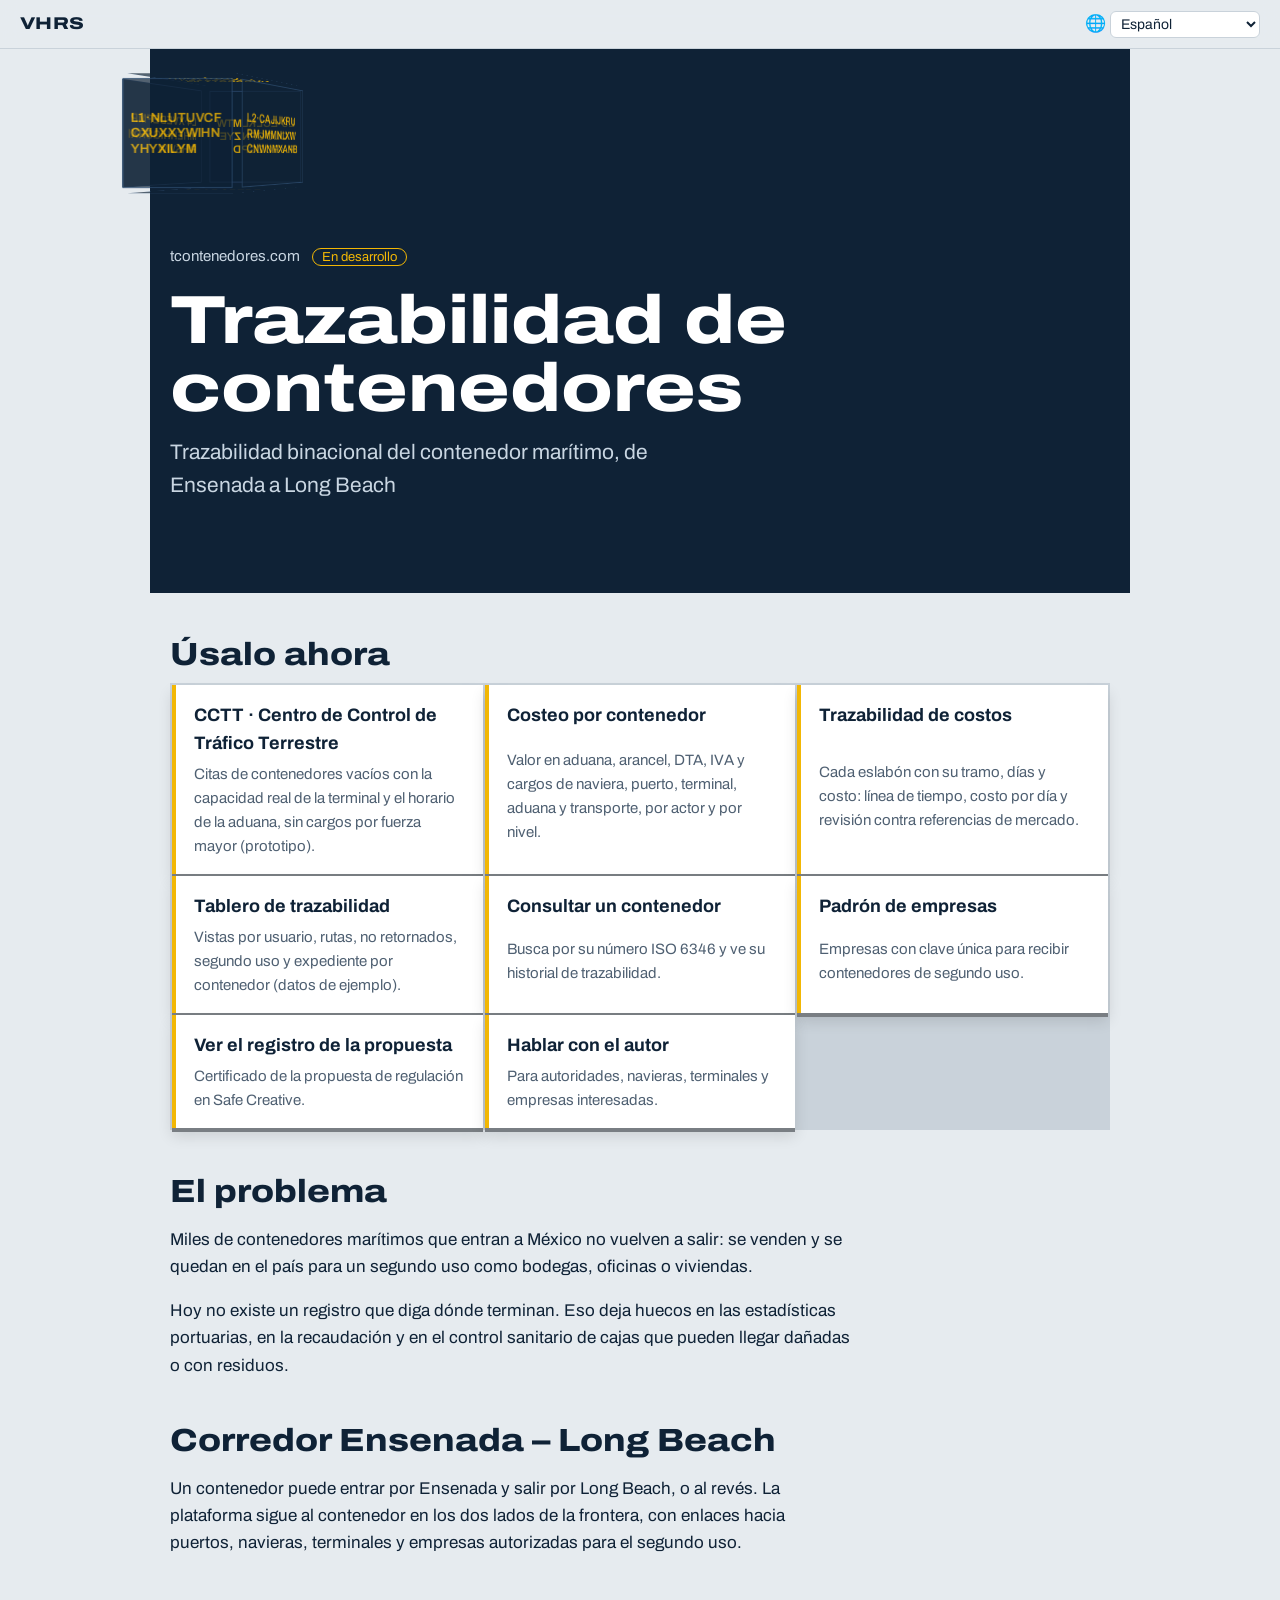
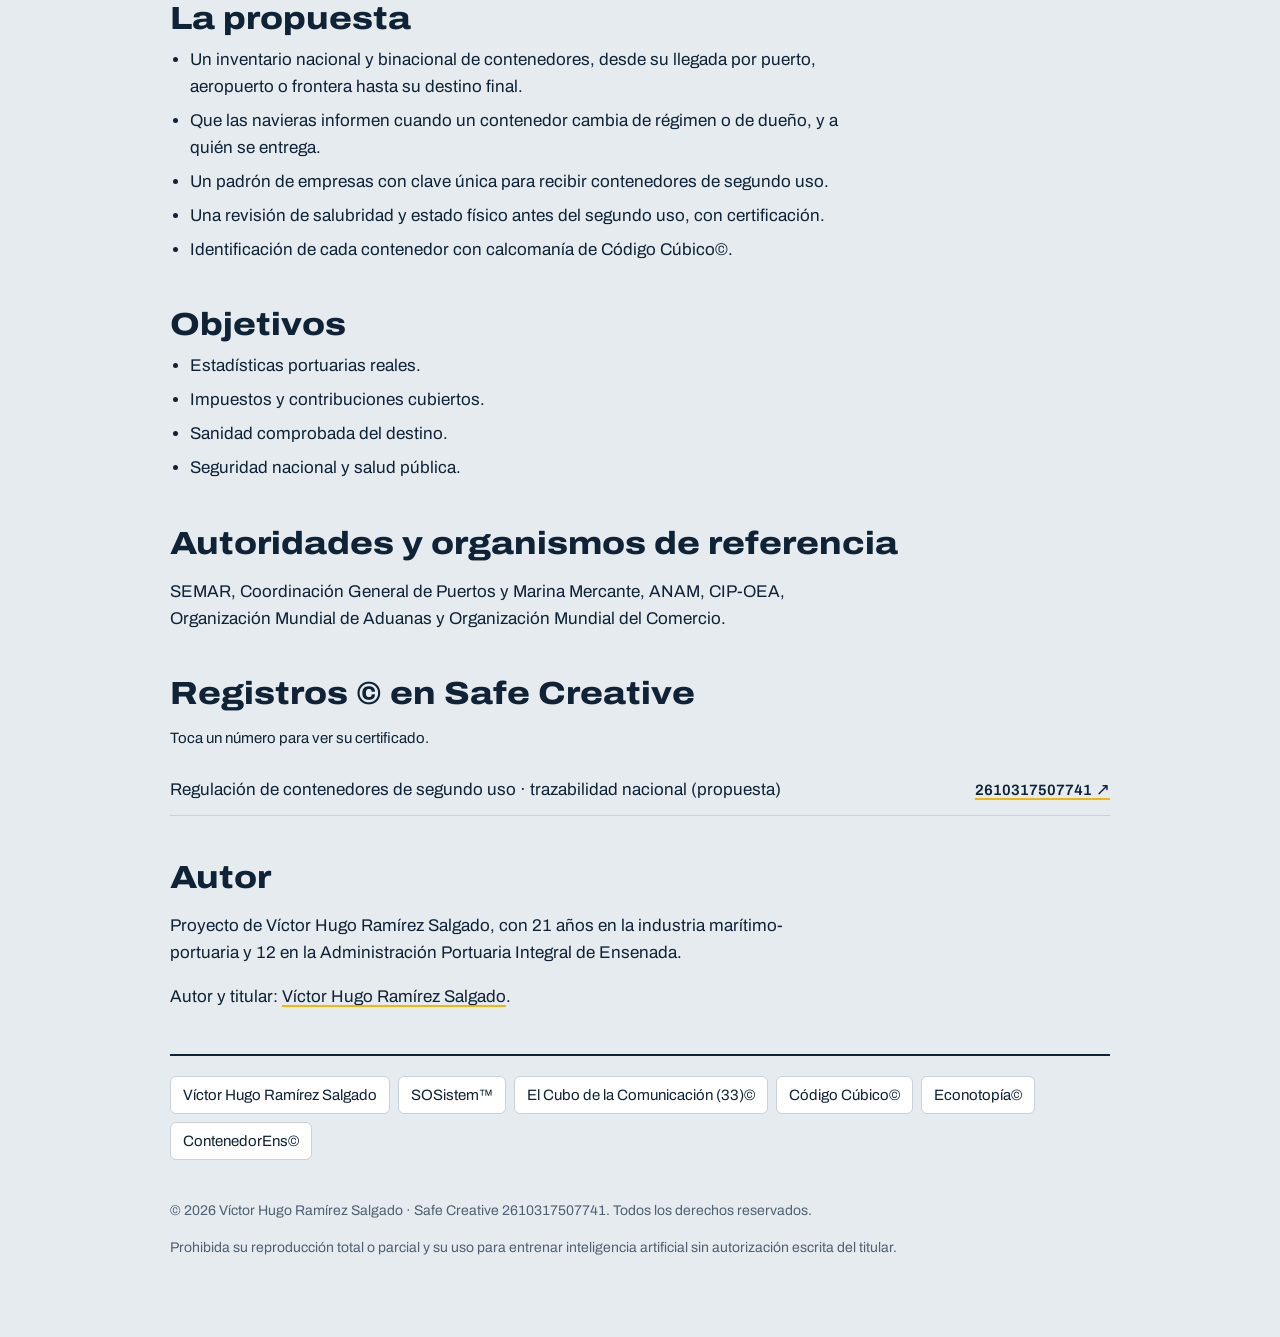
<file: index.html>
<!doctype html>
<html lang="es">
<head>
<meta charset="utf-8">
<meta name="viewport" content="width=device-width,initial-scale=1">
<title>Trazabilidad de contenedores</title>
<meta name="description" content="Trazabilidad de contenedores: sistema y propuesta de rastreo e inventario de contenedores marítimos de segundo uso, con corredor binacional Ensenada–Long Beach. Obra de Víctor Hugo Ramírez Salgado.">
<meta name="author" content="Víctor Hugo Ramírez Salgado">
<link rel="canonical" href="https://tcontenedores.com/">
<meta property="og:type" content="website"><meta property="og:url" content="https://tcontenedores.com/">
<meta property="og:title" content="Trazabilidad de contenedores"><meta property="og:description" content="Trazabilidad binacional del contenedor marítimo, de Ensenada a Long Beach">
<meta name="twitter:card" content="summary">
<link rel="preconnect" href="https://fonts.googleapis.com"><link href="https://fonts.googleapis.com/css2?family=Archivo:wdth,wght@100..125,400..800&display=swap" rel="stylesheet">
<link rel="stylesheet" href="estilo.css">
<script type="application/ld+json">{"@context": "https://schema.org", "@type": "CreativeWork", "name": "Trazabilidad de contenedores", "description": "Trazabilidad de contenedores: sistema y propuesta de rastreo e inventario de contenedores marítimos de segundo uso, con corredor binacional Ensenada–Long Beach. Obra de Víctor Hugo Ramírez Salgado.", "url": "https://tcontenedores.com/", "author": {"@type": "Person", "name": "Víctor Hugo Ramírez Salgado", "url": "https://victorhugoramirezsalgado.com"}, "copyrightHolder": {"@type": "Person", "name": "Víctor Hugo Ramírez Salgado"}, "copyrightYear": 2026, "inLanguage": "es"}</script>
<link rel="alternate" type="application/rss+xml" title="Registro de actualizaciones · Víctor Hugo Ramírez Salgado" href="https://victorhugoramirezsalgado.com/registro.xml">
</head>
<body>
<header class="barra">
  <a class="marca" href="https://victorhugoramirezsalgado.com" title="Panel del autor">VHRS</a>
  <label class="idioma">🌐 <select id="idioma" aria-label="Idioma"><option value="">Español</option>
<optgroup label="ONU"><option value="en">English</option><option value="fr">Français</option><option value="ar">العربية</option><option value="zh-CN">中文</option><option value="ru">Русский</option></optgroup>
<optgroup label="Europa"><option value="pt">Português</option><option value="de">Deutsch</option><option value="it">Italiano</option><option value="nl">Nederlands</option><option value="pl">Polski</option><option value="uk">Українська</option><option value="el">Ελληνικά</option><option value="sv">Svenska</option><option value="ro">Română</option><option value="ca">Català</option><option value="eu">Euskara</option><option value="gl">Galego</option></optgroup>
<optgroup label="Asia"><option value="ja">日本語</option><option value="ko">한국어</option><option value="hi">हिन्दी</option><option value="vi">Tiếng Việt</option><option value="th">ไทย</option><option value="id">Bahasa Indonesia</option><option value="tr">Türkçe</option><option value="he">עברית</option><option value="fa">فارسی</option></optgroup>
<optgroup label="Regionales"><option value="yua">Maya yucateco</option><option value="nhe">Náhuatl</option></optgroup></select></label>
</header>
<main data-nombre="Trazabilidad de contenedores">
  <section class="portada">
    <div class="esc"><div class="cubo"><div class="cara"></div><div class="cara"></div><div class="cara"></div><div class="cara"></div><div class="cara"></div><div class="cara"></div></div></div>
    <p><code>tcontenedores.com</code> <span class="estatus dev">En desarrollo</span></p>
    <h1 data-morse="TRAZABILIDAD" title="Toca para oír en Morse">Trazabilidad de contenedores</h1>
    <p class="lema">Trazabilidad binacional del contenedor marítimo, de Ensenada a Long Beach</p>
    <p class="morse-linea" id="morse" aria-live="polite"></p>
  </section>
  <section class="usar"><h2>Úsalo ahora</h2><div class="herr"><a class="herr-i" href="cctt/"><b>CCTT · Centro de Control de Tráfico Terrestre</b><span>Citas de contenedores vacíos con la capacidad real de la terminal y el horario de la aduana, sin cargos por fuerza mayor (prototipo).</span></a><a class="herr-i" href="costos/"><b>Costeo por contenedor</b><span>Valor en aduana, arancel, DTA, IVA y cargos de naviera, puerto, terminal, aduana y transporte, por actor y por nivel.</span></a><a class="herr-i" href="costos/#trazabilidad"><b>Trazabilidad de costos</b><span>Cada eslabón con su tramo, días y costo: línea de tiempo, costo por día y revisión contra referencias de mercado.</span></a><a class="herr-i" href="tablero/"><b>Tablero de trazabilidad</b><span>Vistas por usuario, rutas, no retornados, segundo uso y expediente por contenedor (datos de ejemplo).</span></a><a class="herr-i" href="consulta/" target="_blank" rel="noopener"><b>Consultar un contenedor</b><span>Busca por su número ISO 6346 y ve su historial de trazabilidad.</span></a><a class="herr-i" href="consulta/" target="_blank" rel="noopener"><b>Padrón de empresas</b><span>Empresas con clave única para recibir contenedores de segundo uso.</span></a><a class="herr-i" href="https://www.safecreative.org/work/2610317507741" target="_blank" rel="noopener"><b>Ver el registro de la propuesta</b><span>Certificado de la propuesta de regulación en Safe Creative.</span></a><a class="herr-i" href="https://victorhugoramirezsalgado.com/cv/" target="_blank" rel="noopener"><b>Hablar con el autor</b><span>Para autoridades, navieras, terminales y empresas interesadas.</span></a></div></section>
  <section><h2>El problema</h2><p>Miles de contenedores marítimos que entran a México no vuelven a salir: se venden y se quedan en el país para un segundo uso como bodegas, oficinas o viviendas.</p><p>Hoy no existe un registro que diga dónde terminan. Eso deja huecos en las estadísticas portuarias, en la recaudación y en el control sanitario de cajas que pueden llegar dañadas o con residuos.</p></section><section><h2>Corredor Ensenada – Long Beach</h2><p>Un contenedor puede entrar por Ensenada y salir por Long Beach, o al revés. La plataforma sigue al contenedor en los dos lados de la frontera, con enlaces hacia puertos, navieras, terminales y empresas autorizadas para el segundo uso.</p></section><section><h2>La propuesta</h2><ul class="puntos"><li>Un inventario nacional y binacional de contenedores, desde su llegada por puerto, aeropuerto o frontera hasta su destino final.</li><li>Que las navieras informen cuando un contenedor cambia de régimen o de dueño, y a quién se entrega.</li><li>Un padrón de empresas con clave única para recibir contenedores de segundo uso.</li><li>Una revisión de salubridad y estado físico antes del segundo uso, con certificación.</li><li>Identificación de cada contenedor con calcomanía de Código Cúbico©.</li></ul></section><section><h2>Objetivos</h2><ul class="puntos"><li>Estadísticas portuarias reales.</li><li>Impuestos y contribuciones cubiertos.</li><li>Sanidad comprobada del destino.</li><li>Seguridad nacional y salud pública.</li></ul></section><section><h2>Autoridades y organismos de referencia</h2><p>SEMAR, Coordinación General de Puertos y Marina Mercante, ANAM, CIP-OEA, Organización Mundial de Aduanas y Organización Mundial del Comercio.</p></section>
  <section><h2>Registros © en Safe Creative</h2>
    <p class="nota">Toca un número para ver su certificado.</p>
    <ul class="tabla"><li><span>Regulación de contenedores de segundo uso · trazabilidad nacional (propuesta)</span><a href="https://www.safecreative.org/work/2610317507741" target="_blank" rel="noopener"><code>2610317507741</code> ↗</a></li></ul></section>
  <section><h2>Autor</h2>
    <p>Proyecto de Víctor Hugo Ramírez Salgado, con 21 años en la industria marítimo-portuaria y 12 en la Administración Portuaria Integral de Ensenada.</p>
    <p>Autor y titular: <a href="https://victorhugoramirezsalgado.com">Víctor Hugo Ramírez Salgado</a>.</p></section>
  <nav class="red" aria-label="Proyectos relacionados"><a href="https://victorhugoramirezsalgado.com">Víctor Hugo Ramírez Salgado</a><a href="https://sosistem.com">SOSistem™</a><a href="https://cubo33.com">El Cubo de la Comunicación (33)©</a><a href="https://codigocubico.com">Código Cúbico©</a><a href="https://xn--econotopa-n5a.com">Econotopía©</a><a href="https://contenedorens.com">ContenedorEns©</a></nav>
  <footer>
    <p>© 2026 Víctor Hugo Ramírez Salgado · Safe Creative 2610317507741. Todos los derechos reservados.</p>
    <p>Prohibida su reproducción total o parcial y su uso para entrenar inteligencia artificial sin autorización escrita del titular.</p>
  </footer>
</main>
<script src="cubo.js"></script>
<script src="sitio.js"></script>
</body>
</html>
</file>
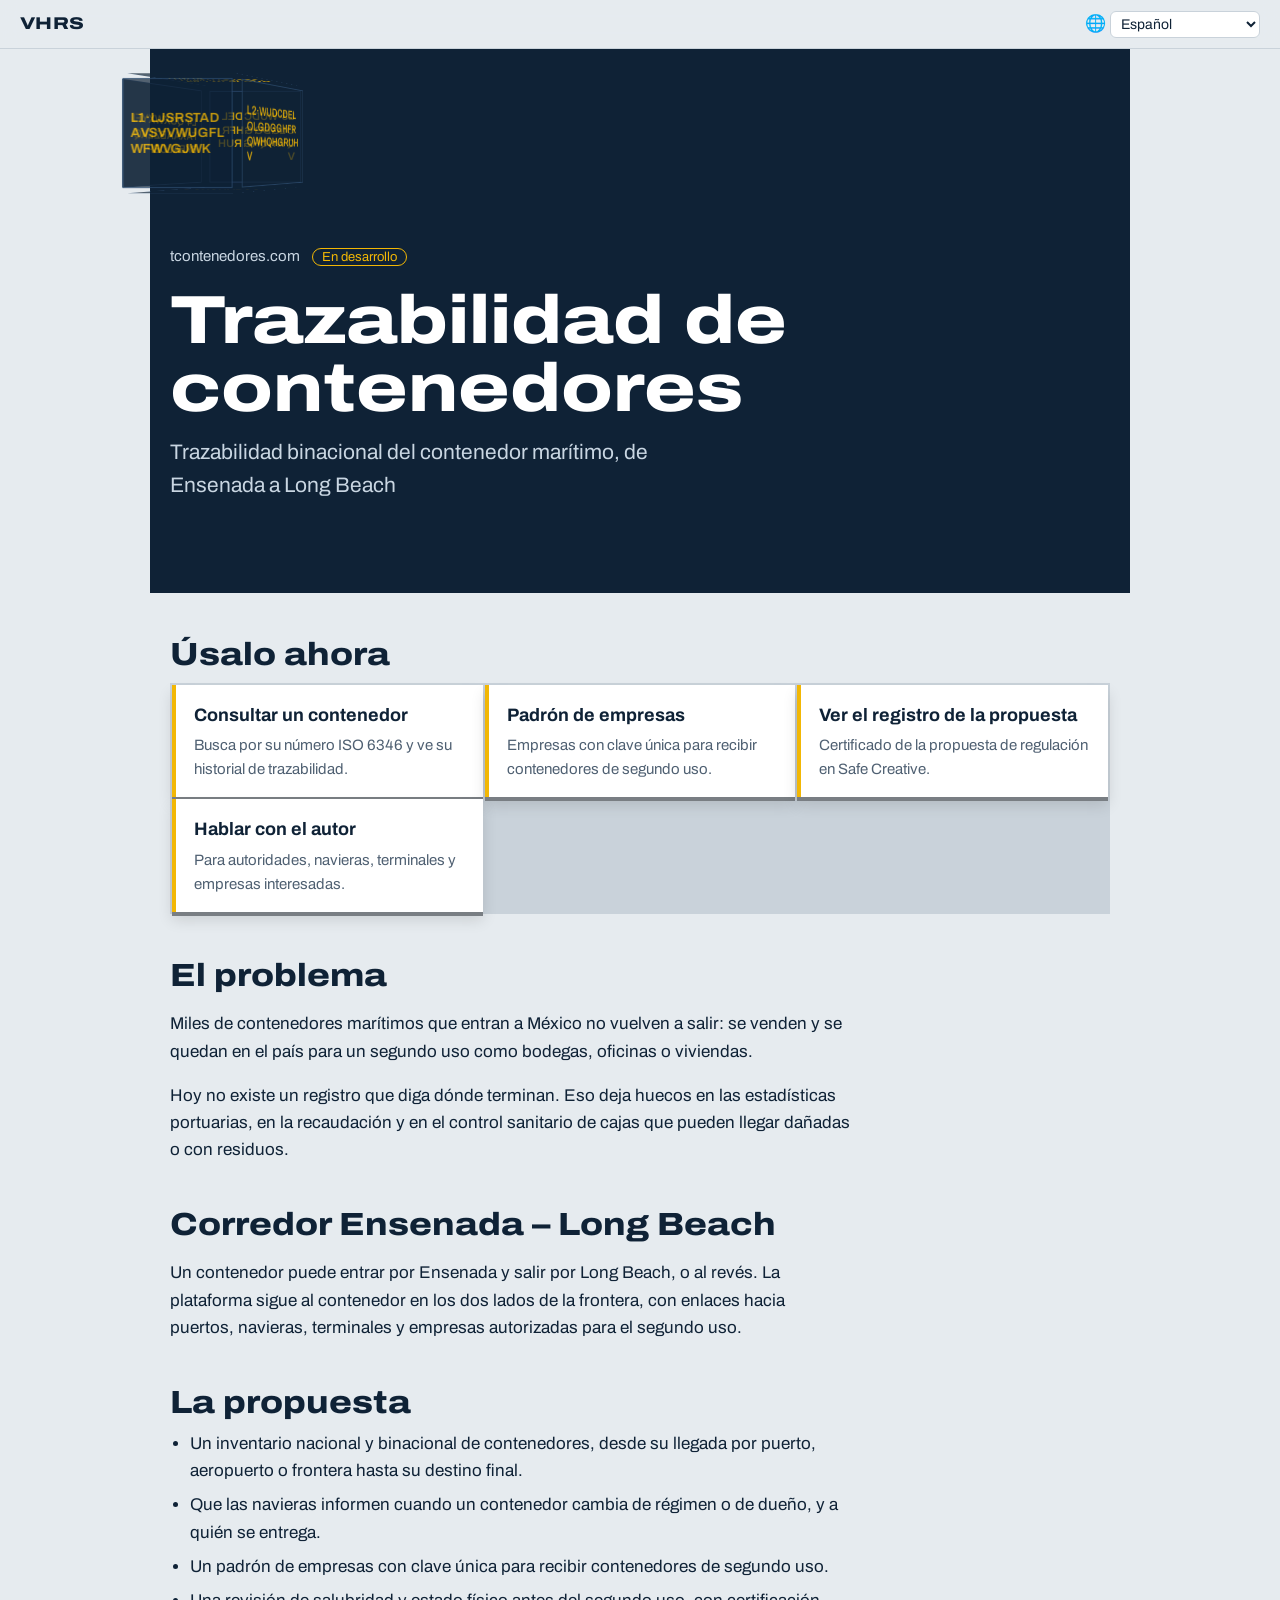
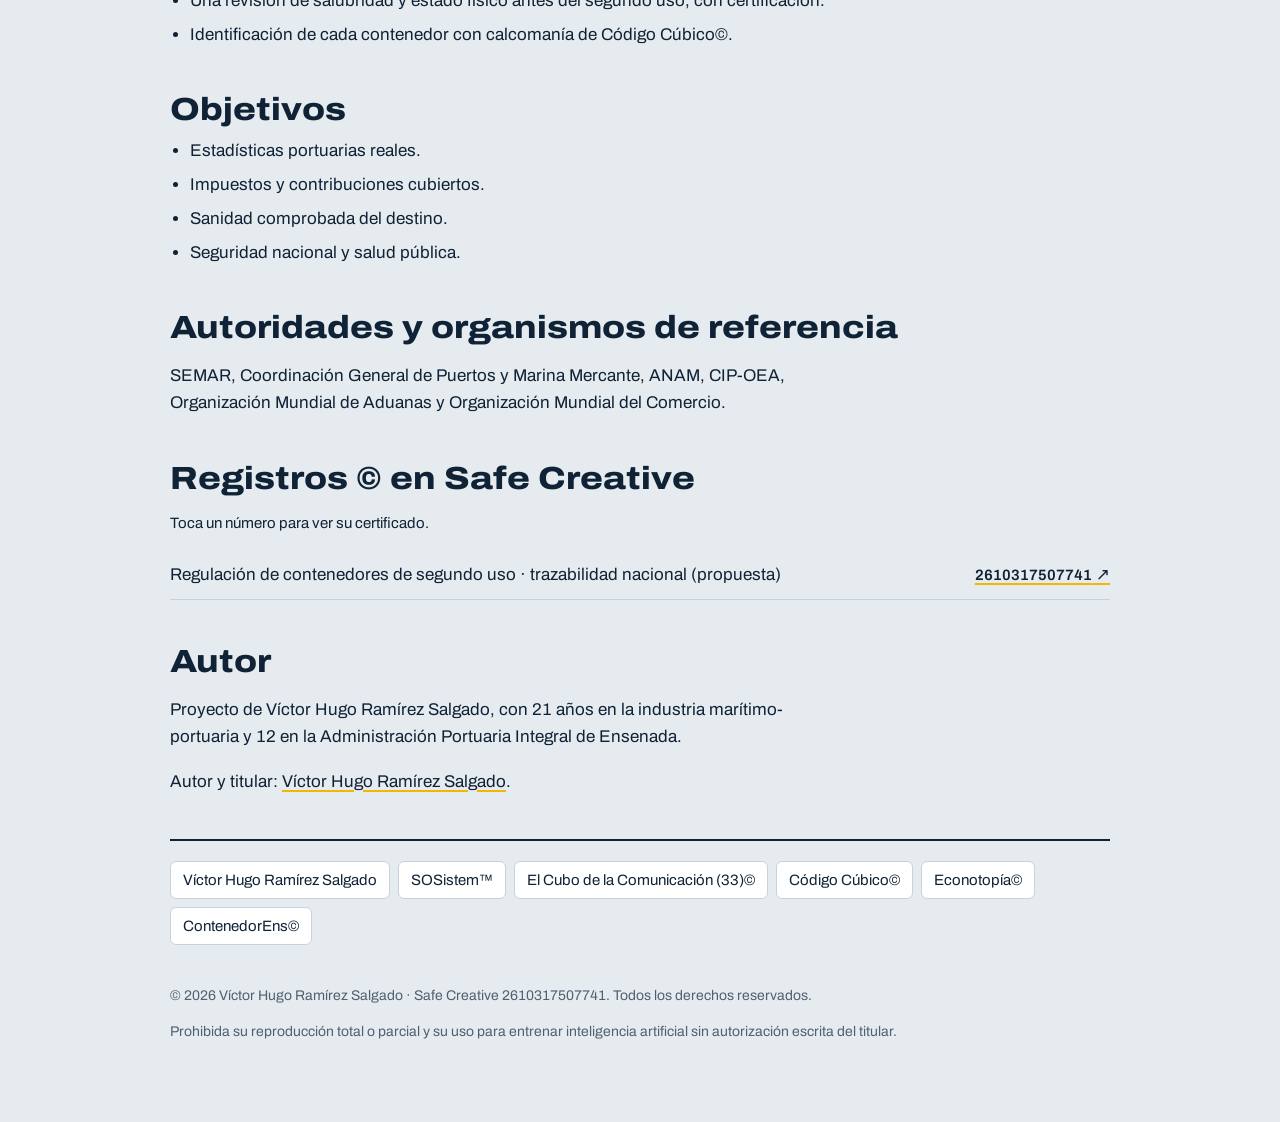
<file: anterior/index.html>
<!doctype html>
<html lang="es">
<head>
<meta charset="utf-8">
<meta name="viewport" content="width=device-width,initial-scale=1">
<title>Trazabilidad de contenedores</title>
<meta name="description" content="Trazabilidad de contenedores: sistema y propuesta de rastreo e inventario de contenedores marítimos de segundo uso, con corredor binacional Ensenada–Long Beach. Obra de Víctor Hugo Ramírez Salgado.">
<meta name="author" content="Víctor Hugo Ramírez Salgado">
<link rel="canonical" href="https://tcontenedores.com/anterior/"><meta name="robots" content="noindex">
<meta property="og:type" content="website"><meta property="og:url" content="https://tcontenedores.com/">
<meta property="og:title" content="Trazabilidad de contenedores"><meta property="og:description" content="Trazabilidad binacional del contenedor marítimo, de Ensenada a Long Beach">
<meta name="twitter:card" content="summary">
<link rel="preconnect" href="https://fonts.googleapis.com"><link href="https://fonts.googleapis.com/css2?family=Archivo:wdth,wght@100..125,400..800&display=swap" rel="stylesheet">
<link rel="stylesheet" href="../estilo.css">
<script type="application/ld+json">{"@context": "https://schema.org", "@type": "CreativeWork", "name": "Trazabilidad de contenedores", "description": "Trazabilidad de contenedores: sistema y propuesta de rastreo e inventario de contenedores marítimos de segundo uso, con corredor binacional Ensenada–Long Beach. Obra de Víctor Hugo Ramírez Salgado.", "url": "https://tcontenedores.com/", "author": {"@type": "Person", "name": "Víctor Hugo Ramírez Salgado", "url": "https://victorhugoramirezsalgado.com"}, "copyrightHolder": {"@type": "Person", "name": "Víctor Hugo Ramírez Salgado"}, "copyrightYear": 2026, "inLanguage": "es"}</script>
</head>
<body>
<header class="barra">
  <a class="marca" href="https://victorhugoramirezsalgado.com" title="Panel del autor">VHRS</a>
  <label class="idioma">🌐 <select id="idioma" aria-label="Idioma"><option value="">Español</option>
<optgroup label="ONU"><option value="en">English</option><option value="fr">Français</option><option value="ar">العربية</option><option value="zh-CN">中文</option><option value="ru">Русский</option></optgroup>
<optgroup label="Europa"><option value="pt">Português</option><option value="de">Deutsch</option><option value="it">Italiano</option><option value="nl">Nederlands</option><option value="pl">Polski</option><option value="uk">Українська</option><option value="el">Ελληνικά</option><option value="sv">Svenska</option><option value="ro">Română</option><option value="ca">Català</option><option value="eu">Euskara</option><option value="gl">Galego</option></optgroup>
<optgroup label="Asia"><option value="ja">日本語</option><option value="ko">한국어</option><option value="hi">हिन्दी</option><option value="vi">Tiếng Việt</option><option value="th">ไทย</option><option value="id">Bahasa Indonesia</option><option value="tr">Türkçe</option><option value="he">עברית</option><option value="fa">فارسی</option></optgroup>
<optgroup label="Regionales"><option value="yua">Maya yucateco</option><option value="nhe">Náhuatl</option></optgroup></select></label>
</header>
<main data-nombre="Trazabilidad de contenedores">
  <section class="portada">
    <div class="esc"><div class="cubo"><div class="cara"></div><div class="cara"></div><div class="cara"></div><div class="cara"></div><div class="cara"></div><div class="cara"></div></div></div>
    <p><code>tcontenedores.com</code> <span class="estatus dev">En desarrollo</span></p>
    <h1 data-morse="TRAZABILIDAD" title="Toca para oír en Morse">Trazabilidad de contenedores</h1>
    <p class="lema">Trazabilidad binacional del contenedor marítimo, de Ensenada a Long Beach</p>
    <p class="morse-linea" id="morse" aria-live="polite"></p>
  </section>
  <section class="usar"><h2>Úsalo ahora</h2><div class="herr"><a class="herr-i" href="../consulta/" target="_blank" rel="noopener"><b>Consultar un contenedor</b><span>Busca por su número ISO 6346 y ve su historial de trazabilidad.</span></a><a class="herr-i" href="consulta/" target="_blank" rel="noopener"><b>Padrón de empresas</b><span>Empresas con clave única para recibir contenedores de segundo uso.</span></a><a class="herr-i" href="https://www.safecreative.org/work/2610317507741" target="_blank" rel="noopener"><b>Ver el registro de la propuesta</b><span>Certificado de la propuesta de regulación en Safe Creative.</span></a><a class="herr-i" href="https://victorhugoramirezsalgado.com/cv/" target="_blank" rel="noopener"><b>Hablar con el autor</b><span>Para autoridades, navieras, terminales y empresas interesadas.</span></a></div></section>
  <section><h2>El problema</h2><p>Miles de contenedores marítimos que entran a México no vuelven a salir: se venden y se quedan en el país para un segundo uso como bodegas, oficinas o viviendas.</p><p>Hoy no existe un registro que diga dónde terminan. Eso deja huecos en las estadísticas portuarias, en la recaudación y en el control sanitario de cajas que pueden llegar dañadas o con residuos.</p></section><section><h2>Corredor Ensenada – Long Beach</h2><p>Un contenedor puede entrar por Ensenada y salir por Long Beach, o al revés. La plataforma sigue al contenedor en los dos lados de la frontera, con enlaces hacia puertos, navieras, terminales y empresas autorizadas para el segundo uso.</p></section><section><h2>La propuesta</h2><ul class="puntos"><li>Un inventario nacional y binacional de contenedores, desde su llegada por puerto, aeropuerto o frontera hasta su destino final.</li><li>Que las navieras informen cuando un contenedor cambia de régimen o de dueño, y a quién se entrega.</li><li>Un padrón de empresas con clave única para recibir contenedores de segundo uso.</li><li>Una revisión de salubridad y estado físico antes del segundo uso, con certificación.</li><li>Identificación de cada contenedor con calcomanía de Código Cúbico©.</li></ul></section><section><h2>Objetivos</h2><ul class="puntos"><li>Estadísticas portuarias reales.</li><li>Impuestos y contribuciones cubiertos.</li><li>Sanidad comprobada del destino.</li><li>Seguridad nacional y salud pública.</li></ul></section><section><h2>Autoridades y organismos de referencia</h2><p>SEMAR, Coordinación General de Puertos y Marina Mercante, ANAM, CIP-OEA, Organización Mundial de Aduanas y Organización Mundial del Comercio.</p></section>
  <section><h2>Registros © en Safe Creative</h2>
    <p class="nota">Toca un número para ver su certificado.</p>
    <ul class="tabla"><li><span>Regulación de contenedores de segundo uso · trazabilidad nacional (propuesta)</span><a href="https://www.safecreative.org/work/2610317507741" target="_blank" rel="noopener"><code>2610317507741</code> ↗</a></li></ul></section>
  <section><h2>Autor</h2>
    <p>Proyecto de Víctor Hugo Ramírez Salgado, con 21 años en la industria marítimo-portuaria y 12 en la Administración Portuaria Integral de Ensenada.</p>
    <p>Autor y titular: <a href="https://victorhugoramirezsalgado.com">Víctor Hugo Ramírez Salgado</a>.</p></section>
  <nav class="red" aria-label="Proyectos relacionados"><a href="https://victorhugoramirezsalgado.com">Víctor Hugo Ramírez Salgado</a><a href="https://sosistem.com">SOSistem™</a><a href="https://cubo33.com">El Cubo de la Comunicación (33)©</a><a href="https://codigocubico.com">Código Cúbico©</a><a href="https://xn--econotopa-n5a.com">Econotopía©</a><a href="https://contenedorens.com">ContenedorEns©</a></nav>
  <footer>
    <p>© 2026 Víctor Hugo Ramírez Salgado · Safe Creative 2610317507741. Todos los derechos reservados.</p>
    <p>Prohibida su reproducción total o parcial y su uso para entrenar inteligencia artificial sin autorización escrita del titular.</p>
  </footer>
</main>
<script src="../cubo.js"></script>
<script src="../sitio.js"></script>
</body>
</html>
</file>
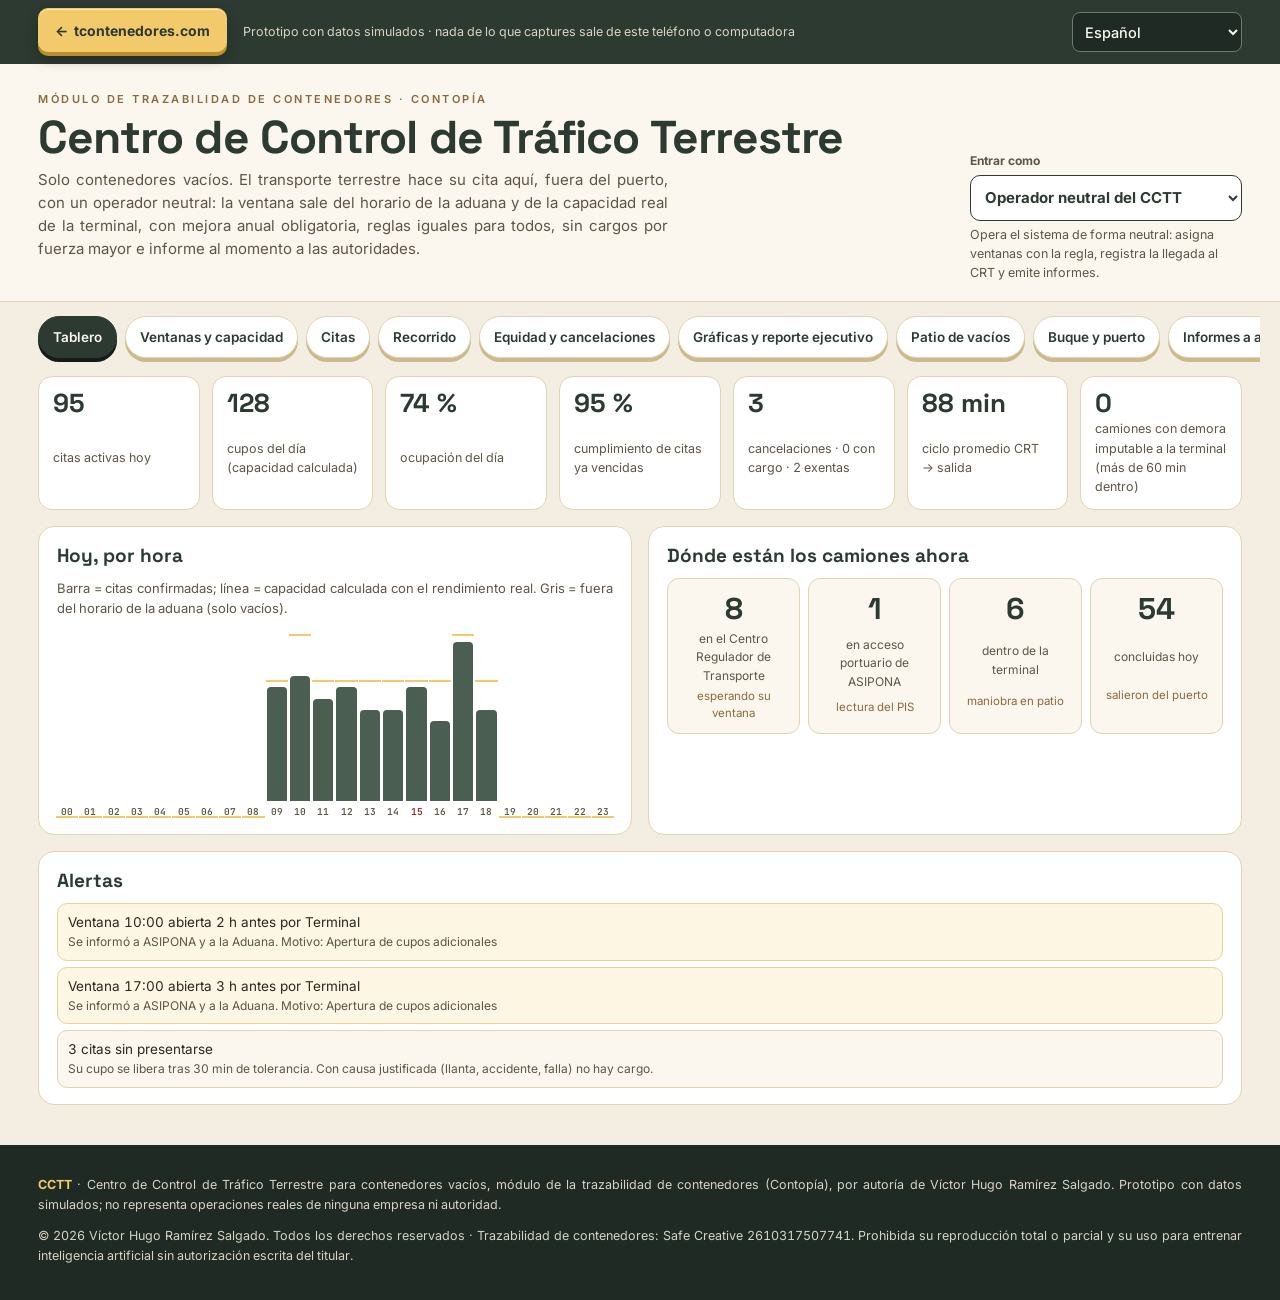
<file: cctt/index.html>
<!doctype html>
<html lang="es">
<head>
<meta charset="utf-8">
<meta name="viewport" content="width=device-width,initial-scale=1">
<title>CCTT · Centro de Control de Tráfico Terrestre · Trazabilidad de contenedores</title>
<meta name="description" content="Prototipo del Centro de Control de Tráfico Terrestre (CCTT) para contenedores vacíos en el Puerto de Ensenada: citas por ventana con capacidad real y horario de aduana, mejora anual obligatoria, comparativo nacional, cancelaciones sin cargo por fuerza mayor e informes a autoridades. Obra de Víctor Hugo Ramírez Salgado.">
<meta name="author" content="Víctor Hugo Ramírez Salgado">
<meta name="robots" content="noindex, nofollow">
<meta name="theme-color" content="#2C3A32">
<link rel="preconnect" href="https://fonts.googleapis.com"><link rel="preconnect" href="https://fonts.gstatic.com" crossorigin>
<link href="https://fonts.googleapis.com/css2?family=Inter:wght@400;500;600;700&family=Space+Grotesk:wght@500;700&family=JetBrains+Mono:wght@500;700&display=swap" rel="stylesheet">
<link rel="stylesheet" href="cctt.css?v=6">
<link rel="alternate" type="application/rss+xml" title="Registro de actualizaciones · Víctor Hugo Ramírez Salgado" href="https://victorhugoramirezsalgado.com/registro.xml">
</head>
<body>
<div class="regreso"><div class="cont">
<a class="b3d mostaza" id="regresar" href="../">&larr; <span id="regresar-txt">tcontenedores.com</span></a>
<small>Prototipo con datos simulados · nada de lo que captures sale de este teléfono o computadora</small>
<label class="idioma"><span class="oculto">Idioma</span><select id="idioma" aria-label="Idioma"><option value="">Español</option>
<optgroup label="ONU"><option value="en">English</option><option value="fr">Français</option><option value="ar">العربية</option><option value="zh-CN">中文</option><option value="ru">Русский</option></optgroup>
<optgroup label="Europa"><option value="pt">Português</option><option value="de">Deutsch</option><option value="it">Italiano</option><option value="nl">Nederlands</option><option value="pl">Polski</option><option value="uk">Українська</option><option value="el">Ελληνικά</option><option value="sv">Svenska</option><option value="ro">Română</option><option value="ca">Català</option><option value="eu">Euskara</option><option value="gl">Galego</option></optgroup>
<optgroup label="Asia"><option value="ja">日本語</option><option value="ko">한국어</option><option value="hi">हिन्दी</option><option value="vi">Tiếng Việt</option><option value="th">ไทย</option><option value="id">Bahasa Indonesia</option><option value="tr">Türkçe</option><option value="he">עברית</option><option value="fa">فارسی</option></optgroup>
<optgroup label="Regionales"><option value="yua">Maya yucateco</option><option value="nhe">Náhuatl</option></optgroup></select></label>
</div></div>

<header class="cab"><div class="cont">
<div class="tit">
<span class="et">MÓDULO DE TRAZABILIDAD DE CONTENEDORES · CONTOPÍA</span>
<h1 data-morse="CCTT" title="Toca para oír en Morse">Centro de Control de Tráfico Terrestre</h1>
<p class="lema">Solo contenedores vacíos. El transporte terrestre hace su cita aquí, fuera del puerto, con un operador neutral: la ventana sale del horario de la aduana y de la capacidad real de la terminal, con mejora anual obligatoria, reglas iguales para todos, sin cargos por fuerza mayor e informe al momento a las autoridades.</p>
<p class="morse-linea" id="morse" aria-live="polite"></p>
</div>
<div class="rol">
<label for="rol">Entrar como</label>
<select id="rol">
<option value="operador">Operador neutral del CCTT</option>
<option value="asipona">ASIPONA Ensenada (SEMAR)</option>
<option value="aduana">Aduana de Ensenada (ANAM)</option>
<option value="terminal">Terminal de contenedores</option>
<option value="transportista">Transportista (SPF)</option>
<option value="naviera">Línea naviera</option>
</select>
<small id="rol-desc"></small>
</div>
</div></header>

<nav class="pestanas cont" role="tablist" aria-label="Secciones">
<button class="pest" role="tab" data-p="tablero" aria-selected="true">Tablero</button>
<button class="pest" role="tab" data-p="ventanas" aria-selected="false">Ventanas y capacidad</button>
<button class="pest" role="tab" data-p="citas" aria-selected="false">Citas</button>
<button class="pest" role="tab" data-p="recorrido" aria-selected="false">Recorrido</button>
<button class="pest" role="tab" data-p="equidad" aria-selected="false">Equidad y cancelaciones</button>
<button class="pest" role="tab" data-p="graficas" aria-selected="false">Gráficas y reporte ejecutivo</button>
<button class="pest" role="tab" data-p="patio" aria-selected="false">Patio de vacíos</button>
<button class="pest" role="tab" data-p="buque" aria-selected="false">Buque y puerto</button>
<button class="pest" role="tab" data-p="informes" aria-selected="false">Informes a autoridades</button>
<button class="pest" role="tab" data-p="mejora" aria-selected="false">Capacidad y mejora anual</button>
<button class="pest" role="tab" data-p="comparativo" aria-selected="false">Comparativo nacional</button>
<button class="pest" role="tab" data-p="interfaces" aria-selected="false">Interfaces</button>
<button class="pest" role="tab" data-p="roles" aria-selected="false">Usuarios y roles</button>
</nav>

<main class="cont">

<section class="panel" id="p-tablero" role="tabpanel">
<div class="kpis" id="kpis"></div>
<div class="fila2">
<div class="caja"><h2>Hoy, por hora</h2><p class="nota">Barra = citas confirmadas; línea = capacidad calculada con el rendimiento real. Gris = fuera del horario de la aduana (solo vacíos).</p><div id="graf-horas" class="graf"></div></div>
<div class="caja"><h2>Dónde están los camiones ahora</h2><div id="flujo" class="flujo"></div></div>
</div>
<div class="caja"><h2>Alertas</h2><ul id="alertas" class="lista"></ul></div>
</section>

<section class="panel" id="p-ventanas" role="tabpanel" hidden>
<div class="caja">
<h2>Reglas de capacidad</h2>
<p class="nota">La capacidad de cada ventana no la decide una sola parte: sale de la fórmula y queda registrada. Todo cambio manual exige motivo y se avisa a ASIPONA y a la Aduana.</p>
<div class="params" id="params"></div>
<p class="formula mono" id="formula"></p>
</div>
<div class="caja"><h2>Ventanas del día</h2><div class="tabla-c"><table id="tabla-ventanas"></table></div></div>
<div class="caja"><h2>Cambios de capacidad registrados</h2><ul id="cambios" class="lista"></ul></div>
</section>

<section class="panel" id="p-citas" role="tabpanel" hidden>
<div class="fila2">
<form class="caja" id="form-cita" novalidate>
<h2>Solicitar cita de vacío</h2>
<label>Transportista (SPF)<select name="transp" id="f-transp"></select></label>
<label>Placa del tractocamión<input name="placa" required maxlength="10" placeholder="Ej. 12AB3C"></label>
<label>Operador (DEO del PIS)<input name="operador" required maxlength="40" placeholder="Nombre del operador"></label>
<label>Contenedor (ISO 6346)<input name="cont" class="mono" required maxlength="11" placeholder="ABCU1234565"></label>
<label>Movimiento<select name="tipo" id="f-tipo"></select></label>
<label>Línea naviera y carta de asignación (obligatoria para retiro)<input name="carta" maxlength="30" placeholder="Ej. Naviera A · CA-2611-0042"></label>
<label>Ventana<select name="ventana" id="f-ventana"></select></label>
<p class="nota" id="f-regla"></p>
<button class="b3d verde" type="submit">Confirmar cita</button>
<p class="msg" id="f-msg" role="status"></p>
</form>
<div class="caja">
<h2>Política de cancelación (igual para todos)</h2>
<ul class="lista" id="politica"></ul>
</div>
</div>
<div class="caja"><h2>Citas del día</h2><div class="filtros"><label>Buscar<input id="buscar" placeholder="Contenedor, placa o transportista"></label><label>Estado<select id="f-estado"><option value="">Todos</option><option>Confirmada</option><option>En CRT</option><option>En acceso ASIPONA</option><option>En terminal</option><option>Concluida</option><option>Cancelada</option><option>No se presentó</option></select></label></div>
<div class="tabla-c"><table id="tabla-citas"></table></div></div>
</section>

<section class="panel" id="p-recorrido" role="tabpanel" hidden>
<div class="caja">
<h2>Recorrido de una cita</h2>
<p class="nota">Cada paso queda con hora y con quien lo registró: Centro Regulador de Transporte → acceso portuario de ASIPONA (lectura del PIS) → puerta de la terminal → salida.</p>
<label class="ancho">Cita<select id="r-cita"></select></label>
<div id="r-linea" class="linea"></div>
<div id="r-acciones" class="acciones"></div>
<div id="r-qr" class="qr"></div>
</div>
</section>

<section class="panel" id="p-equidad" role="tabpanel" hidden>
<div class="kpis" id="kpis-eq"></div>
<div class="fila2">
<div class="caja"><h2>Cupos asignados por tipo de transportista</h2><div id="eq-cupos" class="barras"></div></div>
<div class="caja"><h2>Cancelaciones y cargos por responsable</h2><div class="tabla-c"><table id="eq-cargos"></table></div></div>
</div>
<div class="caja"><h2>Ventanas abiertas con poca anticipación</h2><p class="nota">Una ventana que se abre a última hora favorece a quien ya está listo. El sistema las marca y las informa.</p><ul id="eq-tardias" class="lista"></ul></div>
</section>

<section class="panel" id="p-graficas" role="tabpanel" hidden>
<div class="caja"><h2>Reporte ejecutivo de accesos</h2>
<div class="filtros g-filtros">
<label>Periodo<select id="g-periodo"><option value="dia">Día</option><option value="semana">Semana</option><option value="mes">Mes</option><option value="anio" selected>Año</option></select></label>
<label>Fecha<input type="date" id="g-fecha"></label>
<label>Acceso<select id="g-acceso"><option value="puerto">Puerto (ASIPONA)</option><option value="aduana">Aduana</option><option value="terminal" selected>Terminal</option></select></label>
<label>Sentido<select id="g-sentido"><option value="ambos">Entradas y salidas</option><option value="entrada">Entradas</option><option value="salida">Salidas</option></select></label>
<label>Unidad<select id="g-uni"><option value="cont">Contenedores (camiones)</option><option value="teu" selected>TEU</option><option value="feu">FEU (40')</option><option value="v20">Contenedores de 20'</option></select></label>
</div>
<p class="nota" id="g-resumen"></p>
<div class="acciones"><button class="b3d verde" id="g-imprimir">Imprimir reporte ejecutivo</button><button class="b3d" id="g-csv">Descargar CSV</button></div>
</div>
<div class="kpis" id="g-kpis"></div>
<div class="caja"><h2>Hoja de reporte ejecutivo</h2><div class="tabla-c"><table id="g-tabla"></table></div></div>
<div class="caja"><h2>Movimiento en el periodo</h2><div id="g-serie" class="g-graf"></div></div>
<div class="caja"><h2>Perfil por hora · promedio por día hábil y por tipo de movimiento</h2><div id="g-horas" class="g-graf"></div></div>
<div class="caja"><h2>Día de la semana × hora · promedio</h2><p class="nota">Más oscuro = más movimiento. Sirve para ver las horas valle y las horas pico de cada día.</p><div id="g-calor" class="g-graf"></div></div>
<div class="fila2">
<div class="caja"><h2>Tiempo promedio por recinto</h2><p class="nota">Barra = promedio; marca = percentil 90 (9 de cada 10 camiones tardan menos).</p><div id="g-tiempos"></div></div>
<div class="caja"><h2>Con buque y sin buque operando</h2><div id="g-buque"></div></div>
</div>
<div class="caja"><h2>Retorno de vacíos: efecto de la importación</h2>
<h3>Días entre la salida del lleno de importación y el retorno del vacío</h3><div id="g-ret-dias" class="g-graf"></div>
<h3>Por día de la semana: sale el lleno, regresa el vacío</h3><div id="g-ret-sem" class="g-graf"></div>
<h3>Retornos del viernes por hora</h3><div id="g-ret-vie" class="g-graf"></div></div>
<div class="caja"><h2>Líneas de oportunidad: tiempos muertos y su motivo</h2><ul class="lista" id="g-oport"></ul></div>
<div class="caja"><h2>Supuestos de la simulación</h2><p class="nota" id="g-supuestos"></p></div>
</section>

<section class="panel" id="p-patio" role="tabpanel" hidden>
<div class="caja"><h2>Acomodo de vacíos en la terminal</h2>
<p class="nota">Vista desde arriba de un bloque: cada cuadro es una pila, el número es cuántos contenedores tiene y el color es la línea del contenedor de arriba. Borde rojo = pila con líneas o tamaños mezclados, donde hay que mover cajas para sacar la que pide el buque.</p>
<label class="g-filtros">Bloque <select id="pt-bloque"></select></label>
<div class="g-ley" id="pt-ley"></div>
<div class="fila2">
<div><h3>Como llegan los camiones</h3><div id="pt-actual" class="g-graf"></div></div>
<div><h3>Segregado por línea y tamaño</h3><div id="pt-propuesto" class="g-graf"></div></div>
</div></div>
<div class="caja"><h2>Vueltas y tiempos muertos al cargar vacíos al buque</h2><div class="tabla-c"><table id="pt-tabla"></table></div>
<p class="nota">Simulación: 6 bloques de 10 bahías × 6 filas × 5 niveles al 78 %, 6 líneas, 2 equipos de patio de 2.4 min por movimiento, 6 tractores a 15 km/h y 2 grúas de 24 cajas/h. Con datos reales se usa la posición de cada contenedor que entrega el sistema de la terminal.</p></div>
<div class="caja"><h2>Lectura</h2><ul class="lista" id="pt-lectura"></ul></div>
</section>

<section class="panel" id="p-buque" role="tabpanel" hidden>
<div class="caja"><h2>Simulación de buque: vacíos de la terminal y de El Sauzal</h2>
<p class="nota">Caso: el buque llega a las 08:00 y pide 400 vacíos; 150 están en la terminal y 250 vienen de los patios de El Sauzal, a 13.5 km al norte, en camiones full con 2 FEU. La grúa rinde 28 movimientos por hora-gancho con 2.5 ganchos. Cambia cualquier dato y todo se recalcula.</p>
<div class="kpis" id="b-kpis"></div>
<div id="b-graf" class="g-graf"></div>
<div class="tabla-c"><table id="b-tabla"></table></div>
<ul class="lista" id="b-lectura"></ul>
<details class="b-det"><summary>Datos de la simulación</summary><div class="params b-params" id="b-params"></div><button class="b3d" id="b-reinicia" type="button">Volver a los datos del caso</button></details>
</div>
<div class="caja"><h2>Esquema del Puerto de Ensenada · terminal de contenedores</h2>
<p class="nota">Polígono y muelles trazados sobre el plano del PMDP 2023-2028 de ASIPONA Ensenada (hoja 6, archivo ASIPONA): la terminal de contenedores tiene el muelle 1 al oeste, de sur a norte (390 m), y el muelle 2 (210 m) que sale del metro cero hacia el sureste. El buque atraca con la proa al sur; la dársena de ciaboga queda a unos 200 m. Los bloques de colores son la propuesta de segregación, con los contenedores de puertas al sur.</p>
<div class="g-graf pt-caja"><svg viewBox="0 0 1000 700" class="g-svg pt-mapa" role="img" aria-label="Esquema de la terminal de contenedores del Puerto de Ensenada trazado sobre el plano del PMDP 2023-2028"><defs><pattern id="ola" width="24" height="12" patternUnits="userSpaceOnUse"><path d="M0 6q6-5 12 0t12 0" fill="none" stroke="#A9C6D8"/></pattern><pattern id="ach" width="6" height="6" patternUnits="userSpaceOnUse" patternTransform="rotate(45)"><line x1="0" y1="0" x2="0" y2="6" stroke="#8A6A3B" stroke-width="1"/></pattern><clipPath id="poli"><polygon points="786.5,48.0 915.8,75.7 916.7,125.0 918.5,169.0 921.1,230.6 926.4,274.6 932.6,327.4 937.8,380.2 939.6,433.0 939.6,485.8 940.5,521.0 946.6,556.2 949.3,580.4 927.3,567.2 892.1,561.5 852.5,561.5 821.7,565.0 799.7,572.9 777.7,549.6 757.9,514.4 740.3,477.0 729.3,446.2 724.9,433.0 724.0,402.2 727.1,358.2 731.5,314.2 735.9,274.6 739.0,239.4 743.4,199.8 750.4,160.2 759.2,125.0 769.8,89.8 779.9,63.4"/></clipPath><marker id="fl" viewBox="0 0 10 10" refX="5" refY="5" markerWidth="7" markerHeight="7" orient="auto"><path d="M0 0L10 5 0 10z" fill="#2C3A32"/></marker><marker id="fl2" viewBox="0 0 10 10" refX="5" refY="5" markerWidth="7" markerHeight="7" orient="auto"><path d="M0 0L10 5 0 10z" fill="#9B2423"/></marker></defs><rect width="1000" height="700" fill="#CFE0EA"/><rect width="1000" height="700" fill="url(#ola)" opacity=".7"/><polygon points="915.8,0.0 1000.0,0.0 1000.0,700.0 949.3,700.0 949.3,580.4 946.6,556.2 940.5,521.0 939.6,485.8 939.6,433.0 937.8,380.2 932.6,327.4 926.4,274.6 921.1,230.6 918.5,169.0 916.7,125.0 915.8,75.7" fill="#E4D9C3"/><polygon points="786.5,48.0 915.8,75.7 916.7,125.0 918.5,169.0 921.1,230.6 926.4,274.6 932.6,327.4 937.8,380.2 939.6,433.0 939.6,485.8 940.5,521.0 946.6,556.2 949.3,580.4 927.3,567.2 892.1,561.5 852.5,561.5 821.7,565.0 799.7,572.9 777.7,549.6 757.9,514.4 740.3,477.0 729.3,446.2 724.9,433.0 724.0,402.2 727.1,358.2 731.5,314.2 735.9,274.6 739.0,239.4 743.4,199.8 750.4,160.2 759.2,125.0 769.8,89.8 779.9,63.4" fill="#EADBB8" stroke="#1F2A24" stroke-width="2"/><polygon points="724.9,433.0 724.0,402.2 727.1,358.2 731.5,314.2 735.9,274.6 739.0,239.4 743.4,199.8 750.4,160.2 759.2,125.0 769.8,89.8 779.9,63.4 786.5,48.0 799.3,53.5 792.9,68.6 783.0,94.3 772.7,128.7 764.1,163.1 757.2,201.8 752.9,240.8 749.8,276.0 745.4,315.7 741.0,359.4 738.0,402.6 738.9,432.6" fill="#D8C7A3"/><polygon points="724.9,433.0 729.3,446.2 740.3,477.0 757.9,514.4 777.7,549.6 799.7,572.9 809.9,563.3 789.1,541.5 770.3,508.0 753.2,471.6 742.5,441.6 738.2,428.6" fill="url(#ach)" opacity=".9"/><polygon points="724.9,433.0 729.3,446.2 740.3,477.0 757.9,514.4 777.7,549.6 799.7,572.9 809.9,563.3 789.1,541.5 770.3,508.0 753.2,471.6 742.5,441.6 738.2,428.6" fill="#D8C7A3" opacity=".6"/><g clip-path="url(#poli)"><rect x="748" y="60" width="36" height="580" fill="#4A5E52" stroke="#2C3A32"/><line x1="753" y1="60" x2="753" y2="640" stroke="#fff" stroke-opacity=".5"/><line x1="759" y1="60" x2="759" y2="640" stroke="#fff" stroke-opacity=".5"/><line x1="765" y1="60" x2="765" y2="640" stroke="#fff" stroke-opacity=".5"/><line x1="771" y1="60" x2="771" y2="640" stroke="#fff" stroke-opacity=".5"/><line x1="777" y1="60" x2="777" y2="640" stroke="#fff" stroke-opacity=".5"/><line x1="783" y1="60" x2="783" y2="640" stroke="#fff" stroke-opacity=".5"/><line x1="748" y1="70" x2="784" y2="70" stroke="#2C3A32" stroke-opacity=".18" stroke-width=".8"/><line x1="748" y1="80" x2="784" y2="80" stroke="#2C3A32" stroke-opacity=".18" stroke-width=".8"/><line x1="748" y1="90" x2="784" y2="90" stroke="#2C3A32" stroke-opacity=".18" stroke-width=".8"/><line x1="748" y1="100" x2="784" y2="100" stroke="#2C3A32" stroke-opacity=".18" stroke-width=".8"/><line x1="748" y1="110" x2="784" y2="110" stroke="#2C3A32" stroke-opacity=".18" stroke-width=".8"/><line x1="748" y1="120" x2="784" y2="120" stroke="#2C3A32" stroke-opacity=".18" stroke-width=".8"/><line x1="748" y1="130" x2="784" y2="130" stroke="#2C3A32" stroke-opacity=".18" stroke-width=".8"/><line x1="748" y1="140" x2="784" y2="140" stroke="#2C3A32" stroke-opacity=".18" stroke-width=".8"/><line x1="748" y1="150" x2="784" y2="150" stroke="#2C3A32" stroke-opacity=".18" stroke-width=".8"/><line x1="748" y1="160" x2="784" y2="160" stroke="#2C3A32" stroke-opacity=".18" stroke-width=".8"/><line x1="748" y1="170" x2="784" y2="170" stroke="#2C3A32" stroke-opacity=".18" stroke-width=".8"/><line x1="748" y1="180" x2="784" y2="180" stroke="#2C3A32" stroke-opacity=".18" stroke-width=".8"/><line x1="748" y1="190" x2="784" y2="190" stroke="#2C3A32" stroke-opacity=".18" stroke-width=".8"/><line x1="748" y1="200" x2="784" y2="200" stroke="#2C3A32" stroke-opacity=".18" stroke-width=".8"/><line x1="748" y1="210" x2="784" y2="210" stroke="#2C3A32" stroke-opacity=".18" stroke-width=".8"/><line x1="748" y1="220" x2="784" y2="220" stroke="#2C3A32" stroke-opacity=".18" stroke-width=".8"/><line x1="748" y1="230" x2="784" y2="230" stroke="#2C3A32" stroke-opacity=".18" stroke-width=".8"/><line x1="748" y1="240" x2="784" y2="240" stroke="#2C3A32" stroke-opacity=".18" stroke-width=".8"/><line x1="748" y1="250" x2="784" y2="250" stroke="#2C3A32" stroke-opacity=".18" stroke-width=".8"/><line x1="748" y1="260" x2="784" y2="260" stroke="#2C3A32" stroke-opacity=".18" stroke-width=".8"/><line x1="748" y1="270" x2="784" y2="270" stroke="#2C3A32" stroke-opacity=".18" stroke-width=".8"/><line x1="748" y1="280" x2="784" y2="280" stroke="#2C3A32" stroke-opacity=".18" stroke-width=".8"/><line x1="748" y1="290" x2="784" y2="290" stroke="#2C3A32" stroke-opacity=".18" stroke-width=".8"/><line x1="748" y1="300" x2="784" y2="300" stroke="#2C3A32" stroke-opacity=".18" stroke-width=".8"/><line x1="748" y1="310" x2="784" y2="310" stroke="#2C3A32" stroke-opacity=".18" stroke-width=".8"/><line x1="748" y1="320" x2="784" y2="320" stroke="#2C3A32" stroke-opacity=".18" stroke-width=".8"/><line x1="748" y1="330" x2="784" y2="330" stroke="#2C3A32" stroke-opacity=".18" stroke-width=".8"/><line x1="748" y1="340" x2="784" y2="340" stroke="#2C3A32" stroke-opacity=".18" stroke-width=".8"/><line x1="748" y1="350" x2="784" y2="350" stroke="#2C3A32" stroke-opacity=".18" stroke-width=".8"/><line x1="748" y1="360" x2="784" y2="360" stroke="#2C3A32" stroke-opacity=".18" stroke-width=".8"/><line x1="748" y1="370" x2="784" y2="370" stroke="#2C3A32" stroke-opacity=".18" stroke-width=".8"/><line x1="748" y1="380" x2="784" y2="380" stroke="#2C3A32" stroke-opacity=".18" stroke-width=".8"/><line x1="748" y1="390" x2="784" y2="390" stroke="#2C3A32" stroke-opacity=".18" stroke-width=".8"/><line x1="748" y1="400" x2="784" y2="400" stroke="#2C3A32" stroke-opacity=".18" stroke-width=".8"/><line x1="748" y1="410" x2="784" y2="410" stroke="#2C3A32" stroke-opacity=".18" stroke-width=".8"/><line x1="748" y1="420" x2="784" y2="420" stroke="#2C3A32" stroke-opacity=".18" stroke-width=".8"/><line x1="748" y1="430" x2="784" y2="430" stroke="#2C3A32" stroke-opacity=".18" stroke-width=".8"/><line x1="748" y1="440" x2="784" y2="440" stroke="#2C3A32" stroke-opacity=".18" stroke-width=".8"/><line x1="748" y1="450" x2="784" y2="450" stroke="#2C3A32" stroke-opacity=".18" stroke-width=".8"/><line x1="748" y1="460" x2="784" y2="460" stroke="#2C3A32" stroke-opacity=".18" stroke-width=".8"/><line x1="748" y1="470" x2="784" y2="470" stroke="#2C3A32" stroke-opacity=".18" stroke-width=".8"/><line x1="748" y1="480" x2="784" y2="480" stroke="#2C3A32" stroke-opacity=".18" stroke-width=".8"/><line x1="748" y1="490" x2="784" y2="490" stroke="#2C3A32" stroke-opacity=".18" stroke-width=".8"/><line x1="748" y1="500" x2="784" y2="500" stroke="#2C3A32" stroke-opacity=".18" stroke-width=".8"/><line x1="748" y1="510" x2="784" y2="510" stroke="#2C3A32" stroke-opacity=".18" stroke-width=".8"/><line x1="748" y1="520" x2="784" y2="520" stroke="#2C3A32" stroke-opacity=".18" stroke-width=".8"/><line x1="748" y1="530" x2="784" y2="530" stroke="#2C3A32" stroke-opacity=".18" stroke-width=".8"/><line x1="748" y1="540" x2="784" y2="540" stroke="#2C3A32" stroke-opacity=".18" stroke-width=".8"/><line x1="748" y1="550" x2="784" y2="550" stroke="#2C3A32" stroke-opacity=".18" stroke-width=".8"/><line x1="748" y1="560" x2="784" y2="560" stroke="#2C3A32" stroke-opacity=".18" stroke-width=".8"/><line x1="748" y1="570" x2="784" y2="570" stroke="#2C3A32" stroke-opacity=".18" stroke-width=".8"/><line x1="748" y1="580" x2="784" y2="580" stroke="#2C3A32" stroke-opacity=".18" stroke-width=".8"/><line x1="748" y1="590" x2="784" y2="590" stroke="#2C3A32" stroke-opacity=".18" stroke-width=".8"/><line x1="748" y1="600" x2="784" y2="600" stroke="#2C3A32" stroke-opacity=".18" stroke-width=".8"/><line x1="748" y1="610" x2="784" y2="610" stroke="#2C3A32" stroke-opacity=".18" stroke-width=".8"/><line x1="748" y1="620" x2="784" y2="620" stroke="#2C3A32" stroke-opacity=".18" stroke-width=".8"/><line x1="748" y1="630" x2="784" y2="630" stroke="#2C3A32" stroke-opacity=".18" stroke-width=".8"/><rect x="789" y="60" width="36" height="580" fill="#C9A55A" stroke="#2C3A32"/><line x1="794" y1="60" x2="794" y2="640" stroke="#fff" stroke-opacity=".5"/><line x1="800" y1="60" x2="800" y2="640" stroke="#fff" stroke-opacity=".5"/><line x1="806" y1="60" x2="806" y2="640" stroke="#fff" stroke-opacity=".5"/><line x1="812" y1="60" x2="812" y2="640" stroke="#fff" stroke-opacity=".5"/><line x1="818" y1="60" x2="818" y2="640" stroke="#fff" stroke-opacity=".5"/><line x1="824" y1="60" x2="824" y2="640" stroke="#fff" stroke-opacity=".5"/><line x1="789" y1="70" x2="825" y2="70" stroke="#2C3A32" stroke-opacity=".18" stroke-width=".8"/><line x1="789" y1="80" x2="825" y2="80" stroke="#2C3A32" stroke-opacity=".18" stroke-width=".8"/><line x1="789" y1="90" x2="825" y2="90" stroke="#2C3A32" stroke-opacity=".18" stroke-width=".8"/><line x1="789" y1="100" x2="825" y2="100" stroke="#2C3A32" stroke-opacity=".18" stroke-width=".8"/><line x1="789" y1="110" x2="825" y2="110" stroke="#2C3A32" stroke-opacity=".18" stroke-width=".8"/><line x1="789" y1="120" x2="825" y2="120" stroke="#2C3A32" stroke-opacity=".18" stroke-width=".8"/><line x1="789" y1="130" x2="825" y2="130" stroke="#2C3A32" stroke-opacity=".18" stroke-width=".8"/><line x1="789" y1="140" x2="825" y2="140" stroke="#2C3A32" stroke-opacity=".18" stroke-width=".8"/><line x1="789" y1="150" x2="825" y2="150" stroke="#2C3A32" stroke-opacity=".18" stroke-width=".8"/><line x1="789" y1="160" x2="825" y2="160" stroke="#2C3A32" stroke-opacity=".18" stroke-width=".8"/><line x1="789" y1="170" x2="825" y2="170" stroke="#2C3A32" stroke-opacity=".18" stroke-width=".8"/><line x1="789" y1="180" x2="825" y2="180" stroke="#2C3A32" stroke-opacity=".18" stroke-width=".8"/><line x1="789" y1="190" x2="825" y2="190" stroke="#2C3A32" stroke-opacity=".18" stroke-width=".8"/><line x1="789" y1="200" x2="825" y2="200" stroke="#2C3A32" stroke-opacity=".18" stroke-width=".8"/><line x1="789" y1="210" x2="825" y2="210" stroke="#2C3A32" stroke-opacity=".18" stroke-width=".8"/><line x1="789" y1="220" x2="825" y2="220" stroke="#2C3A32" stroke-opacity=".18" stroke-width=".8"/><line x1="789" y1="230" x2="825" y2="230" stroke="#2C3A32" stroke-opacity=".18" stroke-width=".8"/><line x1="789" y1="240" x2="825" y2="240" stroke="#2C3A32" stroke-opacity=".18" stroke-width=".8"/><line x1="789" y1="250" x2="825" y2="250" stroke="#2C3A32" stroke-opacity=".18" stroke-width=".8"/><line x1="789" y1="260" x2="825" y2="260" stroke="#2C3A32" stroke-opacity=".18" stroke-width=".8"/><line x1="789" y1="270" x2="825" y2="270" stroke="#2C3A32" stroke-opacity=".18" stroke-width=".8"/><line x1="789" y1="280" x2="825" y2="280" stroke="#2C3A32" stroke-opacity=".18" stroke-width=".8"/><line x1="789" y1="290" x2="825" y2="290" stroke="#2C3A32" stroke-opacity=".18" stroke-width=".8"/><line x1="789" y1="300" x2="825" y2="300" stroke="#2C3A32" stroke-opacity=".18" stroke-width=".8"/><line x1="789" y1="310" x2="825" y2="310" stroke="#2C3A32" stroke-opacity=".18" stroke-width=".8"/><line x1="789" y1="320" x2="825" y2="320" stroke="#2C3A32" stroke-opacity=".18" stroke-width=".8"/><line x1="789" y1="330" x2="825" y2="330" stroke="#2C3A32" stroke-opacity=".18" stroke-width=".8"/><line x1="789" y1="340" x2="825" y2="340" stroke="#2C3A32" stroke-opacity=".18" stroke-width=".8"/><line x1="789" y1="350" x2="825" y2="350" stroke="#2C3A32" stroke-opacity=".18" stroke-width=".8"/><line x1="789" y1="360" x2="825" y2="360" stroke="#2C3A32" stroke-opacity=".18" stroke-width=".8"/><line x1="789" y1="370" x2="825" y2="370" stroke="#2C3A32" stroke-opacity=".18" stroke-width=".8"/><line x1="789" y1="380" x2="825" y2="380" stroke="#2C3A32" stroke-opacity=".18" stroke-width=".8"/><line x1="789" y1="390" x2="825" y2="390" stroke="#2C3A32" stroke-opacity=".18" stroke-width=".8"/><line x1="789" y1="400" x2="825" y2="400" stroke="#2C3A32" stroke-opacity=".18" stroke-width=".8"/><line x1="789" y1="410" x2="825" y2="410" stroke="#2C3A32" stroke-opacity=".18" stroke-width=".8"/><line x1="789" y1="420" x2="825" y2="420" stroke="#2C3A32" stroke-opacity=".18" stroke-width=".8"/><line x1="789" y1="430" x2="825" y2="430" stroke="#2C3A32" stroke-opacity=".18" stroke-width=".8"/><line x1="789" y1="440" x2="825" y2="440" stroke="#2C3A32" stroke-opacity=".18" stroke-width=".8"/><line x1="789" y1="450" x2="825" y2="450" stroke="#2C3A32" stroke-opacity=".18" stroke-width=".8"/><line x1="789" y1="460" x2="825" y2="460" stroke="#2C3A32" stroke-opacity=".18" stroke-width=".8"/><line x1="789" y1="470" x2="825" y2="470" stroke="#2C3A32" stroke-opacity=".18" stroke-width=".8"/><line x1="789" y1="480" x2="825" y2="480" stroke="#2C3A32" stroke-opacity=".18" stroke-width=".8"/><line x1="789" y1="490" x2="825" y2="490" stroke="#2C3A32" stroke-opacity=".18" stroke-width=".8"/><line x1="789" y1="500" x2="825" y2="500" stroke="#2C3A32" stroke-opacity=".18" stroke-width=".8"/><line x1="789" y1="510" x2="825" y2="510" stroke="#2C3A32" stroke-opacity=".18" stroke-width=".8"/><line x1="789" y1="520" x2="825" y2="520" stroke="#2C3A32" stroke-opacity=".18" stroke-width=".8"/><line x1="789" y1="530" x2="825" y2="530" stroke="#2C3A32" stroke-opacity=".18" stroke-width=".8"/><line x1="789" y1="540" x2="825" y2="540" stroke="#2C3A32" stroke-opacity=".18" stroke-width=".8"/><line x1="789" y1="550" x2="825" y2="550" stroke="#2C3A32" stroke-opacity=".18" stroke-width=".8"/><line x1="789" y1="560" x2="825" y2="560" stroke="#2C3A32" stroke-opacity=".18" stroke-width=".8"/><line x1="789" y1="570" x2="825" y2="570" stroke="#2C3A32" stroke-opacity=".18" stroke-width=".8"/><line x1="789" y1="580" x2="825" y2="580" stroke="#2C3A32" stroke-opacity=".18" stroke-width=".8"/><line x1="789" y1="590" x2="825" y2="590" stroke="#2C3A32" stroke-opacity=".18" stroke-width=".8"/><line x1="789" y1="600" x2="825" y2="600" stroke="#2C3A32" stroke-opacity=".18" stroke-width=".8"/><line x1="789" y1="610" x2="825" y2="610" stroke="#2C3A32" stroke-opacity=".18" stroke-width=".8"/><line x1="789" y1="620" x2="825" y2="620" stroke="#2C3A32" stroke-opacity=".18" stroke-width=".8"/><line x1="789" y1="630" x2="825" y2="630" stroke="#2C3A32" stroke-opacity=".18" stroke-width=".8"/><rect x="830" y="60" width="36" height="580" fill="#2C3A32" stroke="#2C3A32"/><line x1="835" y1="60" x2="835" y2="640" stroke="#fff" stroke-opacity=".5"/><line x1="841" y1="60" x2="841" y2="640" stroke="#fff" stroke-opacity=".5"/><line x1="847" y1="60" x2="847" y2="640" stroke="#fff" stroke-opacity=".5"/><line x1="853" y1="60" x2="853" y2="640" stroke="#fff" stroke-opacity=".5"/><line x1="859" y1="60" x2="859" y2="640" stroke="#fff" stroke-opacity=".5"/><line x1="865" y1="60" x2="865" y2="640" stroke="#fff" stroke-opacity=".5"/><line x1="830" y1="70" x2="866" y2="70" stroke="#2C3A32" stroke-opacity=".18" stroke-width=".8"/><line x1="830" y1="80" x2="866" y2="80" stroke="#2C3A32" stroke-opacity=".18" stroke-width=".8"/><line x1="830" y1="90" x2="866" y2="90" stroke="#2C3A32" stroke-opacity=".18" stroke-width=".8"/><line x1="830" y1="100" x2="866" y2="100" stroke="#2C3A32" stroke-opacity=".18" stroke-width=".8"/><line x1="830" y1="110" x2="866" y2="110" stroke="#2C3A32" stroke-opacity=".18" stroke-width=".8"/><line x1="830" y1="120" x2="866" y2="120" stroke="#2C3A32" stroke-opacity=".18" stroke-width=".8"/><line x1="830" y1="130" x2="866" y2="130" stroke="#2C3A32" stroke-opacity=".18" stroke-width=".8"/><line x1="830" y1="140" x2="866" y2="140" stroke="#2C3A32" stroke-opacity=".18" stroke-width=".8"/><line x1="830" y1="150" x2="866" y2="150" stroke="#2C3A32" stroke-opacity=".18" stroke-width=".8"/><line x1="830" y1="160" x2="866" y2="160" stroke="#2C3A32" stroke-opacity=".18" stroke-width=".8"/><line x1="830" y1="170" x2="866" y2="170" stroke="#2C3A32" stroke-opacity=".18" stroke-width=".8"/><line x1="830" y1="180" x2="866" y2="180" stroke="#2C3A32" stroke-opacity=".18" stroke-width=".8"/><line x1="830" y1="190" x2="866" y2="190" stroke="#2C3A32" stroke-opacity=".18" stroke-width=".8"/><line x1="830" y1="200" x2="866" y2="200" stroke="#2C3A32" stroke-opacity=".18" stroke-width=".8"/><line x1="830" y1="210" x2="866" y2="210" stroke="#2C3A32" stroke-opacity=".18" stroke-width=".8"/><line x1="830" y1="220" x2="866" y2="220" stroke="#2C3A32" stroke-opacity=".18" stroke-width=".8"/><line x1="830" y1="230" x2="866" y2="230" stroke="#2C3A32" stroke-opacity=".18" stroke-width=".8"/><line x1="830" y1="240" x2="866" y2="240" stroke="#2C3A32" stroke-opacity=".18" stroke-width=".8"/><line x1="830" y1="250" x2="866" y2="250" stroke="#2C3A32" stroke-opacity=".18" stroke-width=".8"/><line x1="830" y1="260" x2="866" y2="260" stroke="#2C3A32" stroke-opacity=".18" stroke-width=".8"/><line x1="830" y1="270" x2="866" y2="270" stroke="#2C3A32" stroke-opacity=".18" stroke-width=".8"/><line x1="830" y1="280" x2="866" y2="280" stroke="#2C3A32" stroke-opacity=".18" stroke-width=".8"/><line x1="830" y1="290" x2="866" y2="290" stroke="#2C3A32" stroke-opacity=".18" stroke-width=".8"/><line x1="830" y1="300" x2="866" y2="300" stroke="#2C3A32" stroke-opacity=".18" stroke-width=".8"/><line x1="830" y1="310" x2="866" y2="310" stroke="#2C3A32" stroke-opacity=".18" stroke-width=".8"/><line x1="830" y1="320" x2="866" y2="320" stroke="#2C3A32" stroke-opacity=".18" stroke-width=".8"/><line x1="830" y1="330" x2="866" y2="330" stroke="#2C3A32" stroke-opacity=".18" stroke-width=".8"/><line x1="830" y1="340" x2="866" y2="340" stroke="#2C3A32" stroke-opacity=".18" stroke-width=".8"/><line x1="830" y1="350" x2="866" y2="350" stroke="#2C3A32" stroke-opacity=".18" stroke-width=".8"/><line x1="830" y1="360" x2="866" y2="360" stroke="#2C3A32" stroke-opacity=".18" stroke-width=".8"/><line x1="830" y1="370" x2="866" y2="370" stroke="#2C3A32" stroke-opacity=".18" stroke-width=".8"/><line x1="830" y1="380" x2="866" y2="380" stroke="#2C3A32" stroke-opacity=".18" stroke-width=".8"/><line x1="830" y1="390" x2="866" y2="390" stroke="#2C3A32" stroke-opacity=".18" stroke-width=".8"/><line x1="830" y1="400" x2="866" y2="400" stroke="#2C3A32" stroke-opacity=".18" stroke-width=".8"/><line x1="830" y1="410" x2="866" y2="410" stroke="#2C3A32" stroke-opacity=".18" stroke-width=".8"/><line x1="830" y1="420" x2="866" y2="420" stroke="#2C3A32" stroke-opacity=".18" stroke-width=".8"/><line x1="830" y1="430" x2="866" y2="430" stroke="#2C3A32" stroke-opacity=".18" stroke-width=".8"/><line x1="830" y1="440" x2="866" y2="440" stroke="#2C3A32" stroke-opacity=".18" stroke-width=".8"/><line x1="830" y1="450" x2="866" y2="450" stroke="#2C3A32" stroke-opacity=".18" stroke-width=".8"/><line x1="830" y1="460" x2="866" y2="460" stroke="#2C3A32" stroke-opacity=".18" stroke-width=".8"/><line x1="830" y1="470" x2="866" y2="470" stroke="#2C3A32" stroke-opacity=".18" stroke-width=".8"/><line x1="830" y1="480" x2="866" y2="480" stroke="#2C3A32" stroke-opacity=".18" stroke-width=".8"/><line x1="830" y1="490" x2="866" y2="490" stroke="#2C3A32" stroke-opacity=".18" stroke-width=".8"/><line x1="830" y1="500" x2="866" y2="500" stroke="#2C3A32" stroke-opacity=".18" stroke-width=".8"/><line x1="830" y1="510" x2="866" y2="510" stroke="#2C3A32" stroke-opacity=".18" stroke-width=".8"/><line x1="830" y1="520" x2="866" y2="520" stroke="#2C3A32" stroke-opacity=".18" stroke-width=".8"/><line x1="830" y1="530" x2="866" y2="530" stroke="#2C3A32" stroke-opacity=".18" stroke-width=".8"/><line x1="830" y1="540" x2="866" y2="540" stroke="#2C3A32" stroke-opacity=".18" stroke-width=".8"/><line x1="830" y1="550" x2="866" y2="550" stroke="#2C3A32" stroke-opacity=".18" stroke-width=".8"/><line x1="830" y1="560" x2="866" y2="560" stroke="#2C3A32" stroke-opacity=".18" stroke-width=".8"/><line x1="830" y1="570" x2="866" y2="570" stroke="#2C3A32" stroke-opacity=".18" stroke-width=".8"/><line x1="830" y1="580" x2="866" y2="580" stroke="#2C3A32" stroke-opacity=".18" stroke-width=".8"/><line x1="830" y1="590" x2="866" y2="590" stroke="#2C3A32" stroke-opacity=".18" stroke-width=".8"/><line x1="830" y1="600" x2="866" y2="600" stroke="#2C3A32" stroke-opacity=".18" stroke-width=".8"/><line x1="830" y1="610" x2="866" y2="610" stroke="#2C3A32" stroke-opacity=".18" stroke-width=".8"/><line x1="830" y1="620" x2="866" y2="620" stroke="#2C3A32" stroke-opacity=".18" stroke-width=".8"/><line x1="830" y1="630" x2="866" y2="630" stroke="#2C3A32" stroke-opacity=".18" stroke-width=".8"/><rect x="871" y="60" width="36" height="580" fill="#5B6C8F" stroke="#2C3A32"/><line x1="876" y1="60" x2="876" y2="640" stroke="#fff" stroke-opacity=".5"/><line x1="882" y1="60" x2="882" y2="640" stroke="#fff" stroke-opacity=".5"/><line x1="888" y1="60" x2="888" y2="640" stroke="#fff" stroke-opacity=".5"/><line x1="894" y1="60" x2="894" y2="640" stroke="#fff" stroke-opacity=".5"/><line x1="900" y1="60" x2="900" y2="640" stroke="#fff" stroke-opacity=".5"/><line x1="906" y1="60" x2="906" y2="640" stroke="#fff" stroke-opacity=".5"/><line x1="871" y1="70" x2="907" y2="70" stroke="#2C3A32" stroke-opacity=".18" stroke-width=".8"/><line x1="871" y1="80" x2="907" y2="80" stroke="#2C3A32" stroke-opacity=".18" stroke-width=".8"/><line x1="871" y1="90" x2="907" y2="90" stroke="#2C3A32" stroke-opacity=".18" stroke-width=".8"/><line x1="871" y1="100" x2="907" y2="100" stroke="#2C3A32" stroke-opacity=".18" stroke-width=".8"/><line x1="871" y1="110" x2="907" y2="110" stroke="#2C3A32" stroke-opacity=".18" stroke-width=".8"/><line x1="871" y1="120" x2="907" y2="120" stroke="#2C3A32" stroke-opacity=".18" stroke-width=".8"/><line x1="871" y1="130" x2="907" y2="130" stroke="#2C3A32" stroke-opacity=".18" stroke-width=".8"/><line x1="871" y1="140" x2="907" y2="140" stroke="#2C3A32" stroke-opacity=".18" stroke-width=".8"/><line x1="871" y1="150" x2="907" y2="150" stroke="#2C3A32" stroke-opacity=".18" stroke-width=".8"/><line x1="871" y1="160" x2="907" y2="160" stroke="#2C3A32" stroke-opacity=".18" stroke-width=".8"/><line x1="871" y1="170" x2="907" y2="170" stroke="#2C3A32" stroke-opacity=".18" stroke-width=".8"/><line x1="871" y1="180" x2="907" y2="180" stroke="#2C3A32" stroke-opacity=".18" stroke-width=".8"/><line x1="871" y1="190" x2="907" y2="190" stroke="#2C3A32" stroke-opacity=".18" stroke-width=".8"/><line x1="871" y1="200" x2="907" y2="200" stroke="#2C3A32" stroke-opacity=".18" stroke-width=".8"/><line x1="871" y1="210" x2="907" y2="210" stroke="#2C3A32" stroke-opacity=".18" stroke-width=".8"/><line x1="871" y1="220" x2="907" y2="220" stroke="#2C3A32" stroke-opacity=".18" stroke-width=".8"/><line x1="871" y1="230" x2="907" y2="230" stroke="#2C3A32" stroke-opacity=".18" stroke-width=".8"/><line x1="871" y1="240" x2="907" y2="240" stroke="#2C3A32" stroke-opacity=".18" stroke-width=".8"/><line x1="871" y1="250" x2="907" y2="250" stroke="#2C3A32" stroke-opacity=".18" stroke-width=".8"/><line x1="871" y1="260" x2="907" y2="260" stroke="#2C3A32" stroke-opacity=".18" stroke-width=".8"/><line x1="871" y1="270" x2="907" y2="270" stroke="#2C3A32" stroke-opacity=".18" stroke-width=".8"/><line x1="871" y1="280" x2="907" y2="280" stroke="#2C3A32" stroke-opacity=".18" stroke-width=".8"/><line x1="871" y1="290" x2="907" y2="290" stroke="#2C3A32" stroke-opacity=".18" stroke-width=".8"/><line x1="871" y1="300" x2="907" y2="300" stroke="#2C3A32" stroke-opacity=".18" stroke-width=".8"/><line x1="871" y1="310" x2="907" y2="310" stroke="#2C3A32" stroke-opacity=".18" stroke-width=".8"/><line x1="871" y1="320" x2="907" y2="320" stroke="#2C3A32" stroke-opacity=".18" stroke-width=".8"/><line x1="871" y1="330" x2="907" y2="330" stroke="#2C3A32" stroke-opacity=".18" stroke-width=".8"/><line x1="871" y1="340" x2="907" y2="340" stroke="#2C3A32" stroke-opacity=".18" stroke-width=".8"/><line x1="871" y1="350" x2="907" y2="350" stroke="#2C3A32" stroke-opacity=".18" stroke-width=".8"/><line x1="871" y1="360" x2="907" y2="360" stroke="#2C3A32" stroke-opacity=".18" stroke-width=".8"/><line x1="871" y1="370" x2="907" y2="370" stroke="#2C3A32" stroke-opacity=".18" stroke-width=".8"/><line x1="871" y1="380" x2="907" y2="380" stroke="#2C3A32" stroke-opacity=".18" stroke-width=".8"/><line x1="871" y1="390" x2="907" y2="390" stroke="#2C3A32" stroke-opacity=".18" stroke-width=".8"/><line x1="871" y1="400" x2="907" y2="400" stroke="#2C3A32" stroke-opacity=".18" stroke-width=".8"/><line x1="871" y1="410" x2="907" y2="410" stroke="#2C3A32" stroke-opacity=".18" stroke-width=".8"/><line x1="871" y1="420" x2="907" y2="420" stroke="#2C3A32" stroke-opacity=".18" stroke-width=".8"/><line x1="871" y1="430" x2="907" y2="430" stroke="#2C3A32" stroke-opacity=".18" stroke-width=".8"/><line x1="871" y1="440" x2="907" y2="440" stroke="#2C3A32" stroke-opacity=".18" stroke-width=".8"/><line x1="871" y1="450" x2="907" y2="450" stroke="#2C3A32" stroke-opacity=".18" stroke-width=".8"/><line x1="871" y1="460" x2="907" y2="460" stroke="#2C3A32" stroke-opacity=".18" stroke-width=".8"/><line x1="871" y1="470" x2="907" y2="470" stroke="#2C3A32" stroke-opacity=".18" stroke-width=".8"/><line x1="871" y1="480" x2="907" y2="480" stroke="#2C3A32" stroke-opacity=".18" stroke-width=".8"/><line x1="871" y1="490" x2="907" y2="490" stroke="#2C3A32" stroke-opacity=".18" stroke-width=".8"/><line x1="871" y1="500" x2="907" y2="500" stroke="#2C3A32" stroke-opacity=".18" stroke-width=".8"/><line x1="871" y1="510" x2="907" y2="510" stroke="#2C3A32" stroke-opacity=".18" stroke-width=".8"/><line x1="871" y1="520" x2="907" y2="520" stroke="#2C3A32" stroke-opacity=".18" stroke-width=".8"/><line x1="871" y1="530" x2="907" y2="530" stroke="#2C3A32" stroke-opacity=".18" stroke-width=".8"/><line x1="871" y1="540" x2="907" y2="540" stroke="#2C3A32" stroke-opacity=".18" stroke-width=".8"/><line x1="871" y1="550" x2="907" y2="550" stroke="#2C3A32" stroke-opacity=".18" stroke-width=".8"/><line x1="871" y1="560" x2="907" y2="560" stroke="#2C3A32" stroke-opacity=".18" stroke-width=".8"/><line x1="871" y1="570" x2="907" y2="570" stroke="#2C3A32" stroke-opacity=".18" stroke-width=".8"/><line x1="871" y1="580" x2="907" y2="580" stroke="#2C3A32" stroke-opacity=".18" stroke-width=".8"/><line x1="871" y1="590" x2="907" y2="590" stroke="#2C3A32" stroke-opacity=".18" stroke-width=".8"/><line x1="871" y1="600" x2="907" y2="600" stroke="#2C3A32" stroke-opacity=".18" stroke-width=".8"/><line x1="871" y1="610" x2="907" y2="610" stroke="#2C3A32" stroke-opacity=".18" stroke-width=".8"/><line x1="871" y1="620" x2="907" y2="620" stroke="#2C3A32" stroke-opacity=".18" stroke-width=".8"/><line x1="871" y1="630" x2="907" y2="630" stroke="#2C3A32" stroke-opacity=".18" stroke-width=".8"/><rect x="912" y="60" width="36" height="580" fill="#8A6A3B" stroke="#2C3A32"/><line x1="917" y1="60" x2="917" y2="640" stroke="#fff" stroke-opacity=".5"/><line x1="923" y1="60" x2="923" y2="640" stroke="#fff" stroke-opacity=".5"/><line x1="929" y1="60" x2="929" y2="640" stroke="#fff" stroke-opacity=".5"/><line x1="935" y1="60" x2="935" y2="640" stroke="#fff" stroke-opacity=".5"/><line x1="941" y1="60" x2="941" y2="640" stroke="#fff" stroke-opacity=".5"/><line x1="947" y1="60" x2="947" y2="640" stroke="#fff" stroke-opacity=".5"/><line x1="912" y1="70" x2="948" y2="70" stroke="#2C3A32" stroke-opacity=".18" stroke-width=".8"/><line x1="912" y1="80" x2="948" y2="80" stroke="#2C3A32" stroke-opacity=".18" stroke-width=".8"/><line x1="912" y1="90" x2="948" y2="90" stroke="#2C3A32" stroke-opacity=".18" stroke-width=".8"/><line x1="912" y1="100" x2="948" y2="100" stroke="#2C3A32" stroke-opacity=".18" stroke-width=".8"/><line x1="912" y1="110" x2="948" y2="110" stroke="#2C3A32" stroke-opacity=".18" stroke-width=".8"/><line x1="912" y1="120" x2="948" y2="120" stroke="#2C3A32" stroke-opacity=".18" stroke-width=".8"/><line x1="912" y1="130" x2="948" y2="130" stroke="#2C3A32" stroke-opacity=".18" stroke-width=".8"/><line x1="912" y1="140" x2="948" y2="140" stroke="#2C3A32" stroke-opacity=".18" stroke-width=".8"/><line x1="912" y1="150" x2="948" y2="150" stroke="#2C3A32" stroke-opacity=".18" stroke-width=".8"/><line x1="912" y1="160" x2="948" y2="160" stroke="#2C3A32" stroke-opacity=".18" stroke-width=".8"/><line x1="912" y1="170" x2="948" y2="170" stroke="#2C3A32" stroke-opacity=".18" stroke-width=".8"/><line x1="912" y1="180" x2="948" y2="180" stroke="#2C3A32" stroke-opacity=".18" stroke-width=".8"/><line x1="912" y1="190" x2="948" y2="190" stroke="#2C3A32" stroke-opacity=".18" stroke-width=".8"/><line x1="912" y1="200" x2="948" y2="200" stroke="#2C3A32" stroke-opacity=".18" stroke-width=".8"/><line x1="912" y1="210" x2="948" y2="210" stroke="#2C3A32" stroke-opacity=".18" stroke-width=".8"/><line x1="912" y1="220" x2="948" y2="220" stroke="#2C3A32" stroke-opacity=".18" stroke-width=".8"/><line x1="912" y1="230" x2="948" y2="230" stroke="#2C3A32" stroke-opacity=".18" stroke-width=".8"/><line x1="912" y1="240" x2="948" y2="240" stroke="#2C3A32" stroke-opacity=".18" stroke-width=".8"/><line x1="912" y1="250" x2="948" y2="250" stroke="#2C3A32" stroke-opacity=".18" stroke-width=".8"/><line x1="912" y1="260" x2="948" y2="260" stroke="#2C3A32" stroke-opacity=".18" stroke-width=".8"/><line x1="912" y1="270" x2="948" y2="270" stroke="#2C3A32" stroke-opacity=".18" stroke-width=".8"/><line x1="912" y1="280" x2="948" y2="280" stroke="#2C3A32" stroke-opacity=".18" stroke-width=".8"/><line x1="912" y1="290" x2="948" y2="290" stroke="#2C3A32" stroke-opacity=".18" stroke-width=".8"/><line x1="912" y1="300" x2="948" y2="300" stroke="#2C3A32" stroke-opacity=".18" stroke-width=".8"/><line x1="912" y1="310" x2="948" y2="310" stroke="#2C3A32" stroke-opacity=".18" stroke-width=".8"/><line x1="912" y1="320" x2="948" y2="320" stroke="#2C3A32" stroke-opacity=".18" stroke-width=".8"/><line x1="912" y1="330" x2="948" y2="330" stroke="#2C3A32" stroke-opacity=".18" stroke-width=".8"/><line x1="912" y1="340" x2="948" y2="340" stroke="#2C3A32" stroke-opacity=".18" stroke-width=".8"/><line x1="912" y1="350" x2="948" y2="350" stroke="#2C3A32" stroke-opacity=".18" stroke-width=".8"/><line x1="912" y1="360" x2="948" y2="360" stroke="#2C3A32" stroke-opacity=".18" stroke-width=".8"/><line x1="912" y1="370" x2="948" y2="370" stroke="#2C3A32" stroke-opacity=".18" stroke-width=".8"/><line x1="912" y1="380" x2="948" y2="380" stroke="#2C3A32" stroke-opacity=".18" stroke-width=".8"/><line x1="912" y1="390" x2="948" y2="390" stroke="#2C3A32" stroke-opacity=".18" stroke-width=".8"/><line x1="912" y1="400" x2="948" y2="400" stroke="#2C3A32" stroke-opacity=".18" stroke-width=".8"/><line x1="912" y1="410" x2="948" y2="410" stroke="#2C3A32" stroke-opacity=".18" stroke-width=".8"/><line x1="912" y1="420" x2="948" y2="420" stroke="#2C3A32" stroke-opacity=".18" stroke-width=".8"/><line x1="912" y1="430" x2="948" y2="430" stroke="#2C3A32" stroke-opacity=".18" stroke-width=".8"/><line x1="912" y1="440" x2="948" y2="440" stroke="#2C3A32" stroke-opacity=".18" stroke-width=".8"/><line x1="912" y1="450" x2="948" y2="450" stroke="#2C3A32" stroke-opacity=".18" stroke-width=".8"/><line x1="912" y1="460" x2="948" y2="460" stroke="#2C3A32" stroke-opacity=".18" stroke-width=".8"/><line x1="912" y1="470" x2="948" y2="470" stroke="#2C3A32" stroke-opacity=".18" stroke-width=".8"/><line x1="912" y1="480" x2="948" y2="480" stroke="#2C3A32" stroke-opacity=".18" stroke-width=".8"/><line x1="912" y1="490" x2="948" y2="490" stroke="#2C3A32" stroke-opacity=".18" stroke-width=".8"/><line x1="912" y1="500" x2="948" y2="500" stroke="#2C3A32" stroke-opacity=".18" stroke-width=".8"/><line x1="912" y1="510" x2="948" y2="510" stroke="#2C3A32" stroke-opacity=".18" stroke-width=".8"/><line x1="912" y1="520" x2="948" y2="520" stroke="#2C3A32" stroke-opacity=".18" stroke-width=".8"/><line x1="912" y1="530" x2="948" y2="530" stroke="#2C3A32" stroke-opacity=".18" stroke-width=".8"/><line x1="912" y1="540" x2="948" y2="540" stroke="#2C3A32" stroke-opacity=".18" stroke-width=".8"/><line x1="912" y1="550" x2="948" y2="550" stroke="#2C3A32" stroke-opacity=".18" stroke-width=".8"/><line x1="912" y1="560" x2="948" y2="560" stroke="#2C3A32" stroke-opacity=".18" stroke-width=".8"/><line x1="912" y1="570" x2="948" y2="570" stroke="#2C3A32" stroke-opacity=".18" stroke-width=".8"/><line x1="912" y1="580" x2="948" y2="580" stroke="#2C3A32" stroke-opacity=".18" stroke-width=".8"/><line x1="912" y1="590" x2="948" y2="590" stroke="#2C3A32" stroke-opacity=".18" stroke-width=".8"/><line x1="912" y1="600" x2="948" y2="600" stroke="#2C3A32" stroke-opacity=".18" stroke-width=".8"/><line x1="912" y1="610" x2="948" y2="610" stroke="#2C3A32" stroke-opacity=".18" stroke-width=".8"/><line x1="912" y1="620" x2="948" y2="620" stroke="#2C3A32" stroke-opacity=".18" stroke-width=".8"/><line x1="912" y1="630" x2="948" y2="630" stroke="#2C3A32" stroke-opacity=".18" stroke-width=".8"/></g><polygon points="777.7,206.4 819.5,219.6 817.3,235.0 799.7,234.1 797.5,257.0 782.1,254.8 785.6,231.5 777.7,226.2" fill="#F3EDE2" stroke="#8A6A3B"/><polygon points="777.7,206.4 819.5,219.6 817.3,235.0 799.7,234.1 797.5,257.0 782.1,254.8 785.6,231.5 777.7,226.2" fill="url(#ach)" opacity=".5"/><polygon points="764.5,367.0 821.7,367.0 821.7,424.2 764.5,424.2" fill="#F3EDE2" stroke="#8A6A3B"/><polygon points="764.5,367.0 821.7,367.0 821.7,424.2 764.5,424.2" fill="url(#ach)" opacity=".5"/><polygon points="892.1,386.8 939.6,386.8 939.6,468.2 892.1,468.2" fill="#F3EDE2" stroke="#8A6A3B"/><polygon points="892.1,386.8 939.6,386.8 939.6,468.2 892.1,468.2" fill="url(#ach)" opacity=".5"/><text x="916" y="427" text-anchor="middle" class="pt-s" font-weight="700">Accesos</text><text x="916" y="440" text-anchor="middle" class="pt-s">(según plano)</text><text x="793" y="396" text-anchor="middle" class="pt-s">Edificio</text><g transform="translate(766 205.0) rotate(-90)"><rect x="-85.0" y="-19" width="170" height="36" rx="5" fill="#FBF7EE" opacity=".94"/><text y="-4" text-anchor="middle" class="pt-b">Exportación</text><text y="11" text-anchor="middle" class="pt-s">llenos por buque</text></g><g transform="translate(807 240.0) rotate(-90)"><rect x="-90.0" y="-19" width="180" height="36" rx="5" fill="#FBF7EE" opacity=".94"/><text y="-4" text-anchor="middle" class="pt-b">Vacíos al buque</text><text y="11" text-anchor="middle" class="pt-s">por línea y tamaño</text></g><g transform="translate(848 215.0) rotate(-90)"><rect x="-85.0" y="-19" width="170" height="36" rx="5" fill="#FBF7EE" opacity=".94"/><text y="-4" text-anchor="middle" class="pt-b">Importación</text><text y="11" text-anchor="middle" class="pt-s">por consignatario</text></g><g transform="translate(889 200.0) rotate(-90)"><rect x="-80.0" y="-19" width="160" height="36" rx="5" fill="#FBF7EE" opacity=".94"/><text y="-4" text-anchor="middle" class="pt-b">Refrigerados</text><text y="11" text-anchor="middle" class="pt-s">conexiones</text></g><g transform="translate(930 250.0) rotate(-90)"><rect x="-100.0" y="-19" width="200" height="36" rx="5" fill="#FBF7EE" opacity=".94"/><text y="-4" text-anchor="middle" class="pt-b">Vacíos de retorno</text><text y="11" text-anchor="middle" class="pt-s">junto a los accesos</text></g><polyline points="724.9,433.0 724.0,402.2 727.1,358.2 731.5,314.2 735.9,274.6 739.0,239.4 743.4,199.8 750.4,160.2 759.2,125.0 769.8,89.8 779.9,63.4 786.5,48.0" fill="none" stroke="#1F2A24" stroke-width="4"/><polyline points="724.9,433.0 729.3,446.2 740.3,477.0 757.9,514.4 777.7,549.6 799.7,572.9" fill="none" stroke="#1F2A24" stroke-width="4"/><circle cx="724.9" cy="433.0" r="5" fill="#9B2423"/><text x="715" y="437" text-anchor="end" class="pt-s" fill="#9B2423" font-weight="700">metro cero</text><g transform="translate(707.9 427.0) rotate(5.34)"><path d="M0 0l-22.0 -24V-324.8h44.0V-24z" transform="translate(-22.0 0)" fill="#5E6A5F" stroke="#1F2A24" stroke-width="1.5"/><rect x="-41.0" y="-38" width="38.0" height="8" fill="#9B2423"/><rect x="-41.0" y="-49" width="38.0" height="8" fill="#2C3A32"/><rect x="-41.0" y="-60" width="38.0" height="8" fill="#C9A55A"/><rect x="-41.0" y="-71" width="38.0" height="8" fill="#5B6C8F"/><rect x="-41.0" y="-82" width="38.0" height="8" fill="#8A6A3B"/><rect x="-41.0" y="-93" width="38.0" height="8" fill="#9B2423"/><rect x="-41.0" y="-104" width="38.0" height="8" fill="#2C3A32"/><rect x="-41.0" y="-115" width="38.0" height="8" fill="#C9A55A"/><rect x="-41.0" y="-126" width="38.0" height="8" fill="#5B6C8F"/><rect x="-41.0" y="-137" width="38.0" height="8" fill="#8A6A3B"/><rect x="-41.0" y="-148" width="38.0" height="8" fill="#9B2423"/><rect x="-41.0" y="-159" width="38.0" height="8" fill="#2C3A32"/><rect x="-41.0" y="-170" width="38.0" height="8" fill="#C9A55A"/><rect x="-41.0" y="-181" width="38.0" height="8" fill="#5B6C8F"/><rect x="-41.0" y="-192" width="38.0" height="8" fill="#8A6A3B"/><rect x="-41.0" y="-203" width="38.0" height="8" fill="#9B2423"/><rect x="-41.0" y="-214" width="38.0" height="8" fill="#2C3A32"/><rect x="-41.0" y="-225" width="38.0" height="8" fill="#C9A55A"/><rect x="-41.0" y="-236" width="38.0" height="8" fill="#5B6C8F"/><rect x="-41.0" y="-247" width="38.0" height="8" fill="#8A6A3B"/><rect x="-41.0" y="-258" width="38.0" height="8" fill="#9B2423"/><rect x="-41.0" y="-269" width="38.0" height="8" fill="#2C3A32"/><rect x="-41.0" y="-280" width="38.0" height="8" fill="#C9A55A"/><rect x="-41.0" y="-291" width="38.0" height="8" fill="#5B6C8F"/><rect x="-43.0" y="-320.8" width="42.0" height="20" fill="#FBF7EE" stroke="#1F2A24"/><rect x="-50.0" y="-90" width="60.0" height="8" fill="#C9A55A" stroke="#1F2A24"/><rect x="2" y="-98" width="4" height="24" fill="#1F2A24"/><rect x="10" y="-98" width="4" height="24" fill="#1F2A24"/><rect x="-50.0" y="-170" width="60.0" height="8" fill="#C9A55A" stroke="#1F2A24"/><rect x="2" y="-178" width="4" height="24" fill="#1F2A24"/><rect x="10" y="-178" width="4" height="24" fill="#1F2A24"/><rect x="-50.0" y="-250" width="60.0" height="8" fill="#C9A55A" stroke="#1F2A24"/><rect x="2" y="-258" width="4" height="24" fill="#1F2A24"/><rect x="10" y="-258" width="4" height="24" fill="#1F2A24"/></g><text transform="translate(646 269) rotate(-84.7)" text-anchor="middle" class="pt-b">Muelle 1 · 390 m · de sur a norte</text><text transform="translate(731 552) rotate(58)" text-anchor="middle" class="pt-b">Muelle 2 · 210 m</text><g transform="translate(743 481) rotate(-30)"><rect x="-34" y="-4" width="46" height="8" fill="#C9A55A" stroke="#1F2A24"/><rect x="0" y="-12" width="5" height="24" fill="#1F2A24"/><rect x="12" y="-12" width="5" height="24" fill="#1F2A24"/></g><circle cx="298" cy="354" r="206" fill="#B8D3E3" stroke="#4A5E52" stroke-width="1.5" stroke-dasharray="8 6"/><text x="298" y="348" text-anchor="middle" class="pt-b">Dársena de ciaboga · Ø 450 m</text><text x="298" y="364" text-anchor="middle" class="pt-s">a ≈ 200 m del buque</text><line x1="504" y1="354" x2="681" y2="354" stroke="#9B2423" stroke-width="1.2" marker-start="url(#fl2)" marker-end="url(#fl2)"/><text x="596" y="348" text-anchor="middle" class="pt-s" fill="#9B2423" font-weight="700">≈ 200 m</text><path d="M378 504a160 160 0 0 1-170-60" fill="none" stroke="#4A5E52" stroke-width="1.5" marker-end="url(#fl)"/><g transform="translate(298 354) rotate(225)"><rect x="200" y="-69" width="254" height="138" fill="#B8D3E3"/><line x1="206" y1="-69" x2="460" y2="-69" stroke="#9B2423" stroke-dasharray="6 5"/><line x1="206" y1="69" x2="460" y2="69" stroke="#2F7A4F" stroke-dasharray="6 5"/></g><rect x="8" y="12" width="250" height="36" rx="5" fill="#FBF7EE" opacity=".9"/><text x="14" y="27" class="pt-b">Canal de acceso (≈ 150 m) y boya de recalada</text><text x="14" y="42" class="pt-s">al noroeste, ≈ 2.2 mn (por confirmar)</text><text x="20" y="640" class="pt-agua">Bahía de Todos Santos</text><g transform="translate(972 34)"><circle r="22" fill="#FBF7EE" stroke="#2C3A32"/><path d="M0-18l7 18-7-5-7 5z" fill="#2C3A32"/><text y="14" text-anchor="middle" class="pt-s" font-weight="700">N</text></g><g transform="translate(20 664)"><rect width="92" height="6" fill="#2C3A32"/><rect x="46" width="46" height="6" fill="#FBF7EE" stroke="#2C3A32"/><text y="20" class="pt-s">0</text><text x="92" y="20" text-anchor="middle" class="pt-s">100 m</text><text x="122" y="8" class="pt-s">Trazo según el plano del PMDP 2023-2028 de ASIPONA (hoja 6); escala aproximada con 600 m de muelle</text></g><text x="996" y="690" text-anchor="end" class="pt-s">Ciudad de Ensenada (este)</text></svg></div>
<h3>Propuesta de segregación del patio</h3>
<ul class="lista">
<li><b>Junto al muelle: exportación llena por buque y puerto de destino, y luego los vacíos del próximo buque por línea y tamaño.</b><small>La distancia del bloque a la grúa es la que más pesa en el ciclo del tractor; lo que se carga primero va más cerca.</small></li>
<li class="aviso"><b>Junto a la puerta: un colchón para los vacíos de retorno.</b><small>El camión descarga rápido sin cruzar el patio. En las horas sin buque el equipo de patio pasa esos vacíos al bloque de «vacíos al buque», ya separados por línea y tamaño (reacomodo en horas muertas).</small></li>
<li><b>Pilas de una sola línea y un solo tamaño, con las puertas al sur.</b><small>Así no se mezclan los contenedores y no hay que mover cajas para sacar la que pide el buque (ver la pestaña «Patio de vacíos»).</small></li>
<li><b>La cita del CCTT ya trae línea, tamaño y número ISO 6346.</b><small>La terminal puede asignar el bloque antes de que llegue el camión. Hutchison Ports LCT, en Lázaro Cárdenas, ya recibe vacíos por bloques de horario con prealta desde el 23 de junio de 2025.</small></li>
</ul>
<h3>Datos publicados de la terminal</h3>
<ul class="lista">
<li><b>Ficha de ASIPONA Ensenada (actualizada en 2015): 14.3 hectáreas, 24 TEU por hora por grúa, posiciones de 300 m (15.5 m de profundidad) y 186 m, calado de -14.5 m.</b><small>puertoensenada.com.mx · Terminal de Usos Múltiples</small></li>
<li><b>Ampliación de Hutchison Ports EIT (inaugurada el 31 de octubre de 2024): muelle de 600 a 602 m, patio de 17.30 ha, 720 conexiones para refrigerados, 4 grúas de muelle Super Post Panamax y 12 RTG.</b><small>Forbes México, Cluster Industrial, Central Municipal y Hutchison Ports</small></li>
<li class="aviso"><b>No hay un plano público de cómo segrega EIT los contenedores en su patio.</b><small>Para la propuesta final hace falta que la terminal comparta su distribución de bloques (o se observe en sitio).</small></li>
</ul>
</div>
</section>

<section class="panel" id="p-informes" role="tabpanel" hidden>
<div class="caja">
<h2>Informe diario a autoridades</h2>
<label class="ancho">Para<select id="i-dest"><option value="todas">Todas las autoridades</option><option value="aduana">Aduana de Ensenada (ANAM)</option><option value="asipona">ASIPONA Ensenada (SEMAR)</option><option value="capitania">Capitanía de Puerto</option><option value="comite">Comité de Operación del Puerto</option></select></label>
<div id="informe" class="informe"></div>
<div class="acciones"><button class="b3d verde" id="i-csv">Descargar CSV</button><button class="b3d" id="i-imprimir">Imprimir o guardar PDF</button></div>
</div>
<div class="caja">
<h2>Bitácora con huella digital</h2>
<p class="nota">Cada registro lleva la huella SHA-256 del anterior. Si alguien borra o cambia uno, la cadena se rompe y se nota.</p>
<div class="acciones"><button class="b3d" id="b-verificar">Verificar la cadena</button><span id="b-res" class="msg"></span></div>
<div class="tabla-c"><table id="bitacora"></table></div>
</div>
</section>

<section class="panel" id="p-mejora" role="tabpanel" hidden>
<div class="caja"><h2>Mejora anual obligatoria de la capacidad real</h2>
<p class="nota">Las terminales del mundo suben su capacidad cada año. Aquí la meta se mide con datos del CCTT y se valida con ASIPONA: no basta con anunciar capacidad, tiene que verse en la puerta.</p>
<div class="params" id="mejora-meta"></div>
<div class="tabla-c"><table id="mejora-tabla"></table></div>
<p class="nota">Base: capacidad teórica de la puerta con los parámetros de «Ventanas y capacidad» y TEU por grúa de EIT en 2025. Meta ilustrativa: el porcentaje lo fija el Comité de Operación.</p></div>
<div class="caja"><h2>Reglas de la mejora</h2><ul class="lista" id="mejora-reglas"></ul></div>
</section>

<section class="panel" id="p-comparativo" role="tabpanel" hidden>
<div class="caja"><h2>Comparativo con terminales de contenedores de México</h2>
<p class="nota">Datos públicos más recientes que se encontraron. Algunos son de años distintos y se indica cuál. No son auditados: sirven para pedir los datos oficiales.</p>
<div class="tabla-c"><table id="comp-tabla"></table></div></div>
<div class="caja"><h2>Qué dicen los números</h2><ul class="lista" id="comp-lectura"></ul></div>
<div class="caja"><h2>Productividad por buque (CGPMM, enero–marzo de 2025)</h2>
<p class="nota">Rendimientos oficiales en cajas por hora. Fuente: Coordinación General de Puertos y Marina Mercante.</p>
<div class="tabla-c"><table id="prod-rend"></table></div>
<h2>Una escala promedio en horas</h2>
<p class="nota">Supuestos del autor por confirmar: 230 escalas al año, 1.6 TEU por caja y sin reacomodos.</p>
<div class="tabla-c"><table id="prod-escala"></table></div></div>
<div class="caja"><h2>Dónde está la ineficiencia</h2><ul class="lista" id="prod-lectura"></ul></div>
<div class="caja"><h2>Patios de vacíos de El Sauzal</h2><p class="nota">Distancia en línea recta; el CCTT mediría el tiempo real de cada patio a la puerta.</p><div class="tabla-c"><table id="patios"></table></div></div>
<div class="caja"><h2>Datos que faltan y hay que pedir</h2><ul class="lista" id="comp-pend"></ul></div>
<div class="caja fuentes"><h2>Fuentes</h2><ol>
<li>ASIPONA Ensenada. (2025). <i>Informe estadístico mensual: noviembre 2025</i>. https://puertoensenada.com.mx/upl/sec/Acumulado%20de%20cargas%202025/Acumulado_Noviembre.pdf</li>
<li>ASIPONA Ensenada. (2026). <i>Programa institucional 2025–2030: avance y resultados 2025–2026</i>. https://es.puertoensenada.com.mx/upl/sec/807141843bd04d6c8339501d3e2b6ffc7468bc56.pdf</li>
<li>Zeta Tijuana. (2025, mayo). Hutchison Ports recibe simultáneamente dos buques de gran calado en Ensenada. https://zetatijuana.com/2025/05/hutchison-ports-recibe-simultaneamente-dos-buques-de-gran-calado-en-ensenada/</li>
<li>Forbes México. (2023). Ampliación de Hutchison Ports EIT en Ensenada. https://forbes.com.mx/?p=1104193</li>
<li>Central Municipal. (2024, 31 de octubre). Hutchison Ports presenta la expansión de su TUM en Ensenada. https://centralmunicipal.mx/?p=104756</li>
<li>Clúster Industrial. (2026, 5 de enero). Hutchison Ports LCT cierra 2025 con 1.5 millones de TEUs. https://clusterindustrial.com.mx/hutchison-ports-lct-cierra-2025-con-1-5-millones-de-teus-en-lazaro-cardenas/</li>
<li>Eje Central. (2025). Hutchison Ports LCT rompe récord histórico en 2024. https://www.ejecentral.com.mx/nuestro-eje/hutchison-ports-lct-rompe-record-historico-en-2024-y-celebra-18-anos-de-operaciones-en-lazaro-cardenas</li>
<li>SDP Noticias. (2025). Hutchison Ports LCT destina 600 mdp. https://www.sdpnoticias.com/estados/hutchison-ports-lct-destina-600-mdp-para-mejorar-capacidad-operativa-y-logistica-en-lazaro-cardenas/</li>
<li>DPL News. (2025). Contecon Manzanillo crece con un enfoque en innovación y sostenibilidad. https://dplnews.com/?p=284657</li>
<li>MundoMarítimo. (2024). Contecon Manzanillo recibe dos grúas STS y cinco RTG. https://www.mundomaritimo.cl/noticias/contecon-manzanillo-mexico-recibe-dos-gruas-sts-y-cinco-rtgs</li>
<li>The Logistics World. (2026). Megabuques en Manzanillo. https://thelogisticsworld.com/transporte/megabuques-en-manzanillo-que-cambia-en-la-logistica-del-pacifico-mexicano/</li>
<li>Coordinación General de Puertos y Marina Mercante. (2025). <i>Rendimientos por tipo de carga, enero–marzo 2025</i>. https://www.gob.mx/cms/uploads/attachment/file/1000642/1T_2025__1_.pdf</li>
<li>Coordinación General de Puertos y Marina Mercante. (2025). <i>Rendimientos por tipo de carga, enero–diciembre 2024</i>. https://www.gob.mx/cms/uploads/attachment/file/1015179/4T_2024_.pdf</li>
<li>Coordinación General de Puertos y Marina Mercante. (2021). <i>Rendimientos por tipo de carga, enero–junio 2021</i>. https://www.gob.mx/cms/uploads/attachment/file/660622/2T-2021.pdf</li>
<li>Zeta Tijuana. (2019, febrero). Empresa multinacional aumentará infraestructura en muelle de Ensenada. https://zetatijuana.com/2019/02/empresa-multinacional-aumentara-infraestructura-en-muelle-de-ensenada/</li>
<li>La Razón. (2024). Adquiere Hutchison Ports 3 grúas eléctricas para eficientar el Puerto de Ensenada. https://www.razon.com.mx/negocios/adquiere-hutchison-ports-3-gruas-electricas-eficientar-puerto-ensenada-580170</li>
<li>México Industry. (2026). Puerto de Manzanillo, plataforma estratégica. https://mexicoindustry.com/noticia/puerto-de-manzanillo-plataforma-estrategica-del-comercio-internacional-mexicano</li>
</ol></div>
</section>

<section class="panel" id="p-interfaces" role="tabpanel" hidden>
<div class="caja"><h2>Interfaces del CCTT con autoridades y usuarios</h2>
<p class="nota">El CCTT es un sistema privado, afuera del puerto, que se conecta con cada parte. Ninguna conexión está activa: todas dependen de convenio.</p>
<div class="tabla-c"><table id="interf"></table></div></div>
</section>

<section class="panel" id="p-roles" role="tabpanel" hidden>
<div class="caja"><h2>Quién ve y quién hace qué</h2><div class="tabla-c"><table id="matriz"></table></div>
<p class="nota">En operación real cada usuario entra con su cuenta, y ASIPONA da de alta a los usuarios que disponga. Este prototipo no tiene servidor: sirve para mostrar el funcionamiento.</p></div>
</section>

</main>

<footer class="pie"><div class="cont">
<p><b>CCTT</b> · Centro de Control de Tráfico Terrestre para contenedores vacíos, módulo de la trazabilidad de contenedores (Contopía), por autoría de Víctor Hugo Ramírez Salgado. Prototipo con datos simulados; no representa operaciones reales de ninguna empresa ni autoridad.</p>
<p>© 2026 Víctor Hugo Ramírez Salgado. Todos los derechos reservados · Trazabilidad de contenedores: Safe Creative 2610317507741. Prohibida su reproducción total o parcial y su uso para entrenar inteligencia artificial sin autorización escrita del titular.</p>
</div></footer>
<script src="cubo-rt.js"></script>
<script src="cctt.js?v=4"></script>
<script src="estadistica.js?v=2"></script>
<script src="buque.js?v=1"></script>
<script src="../sitio.js"></script>
</body>
</html>
</file>
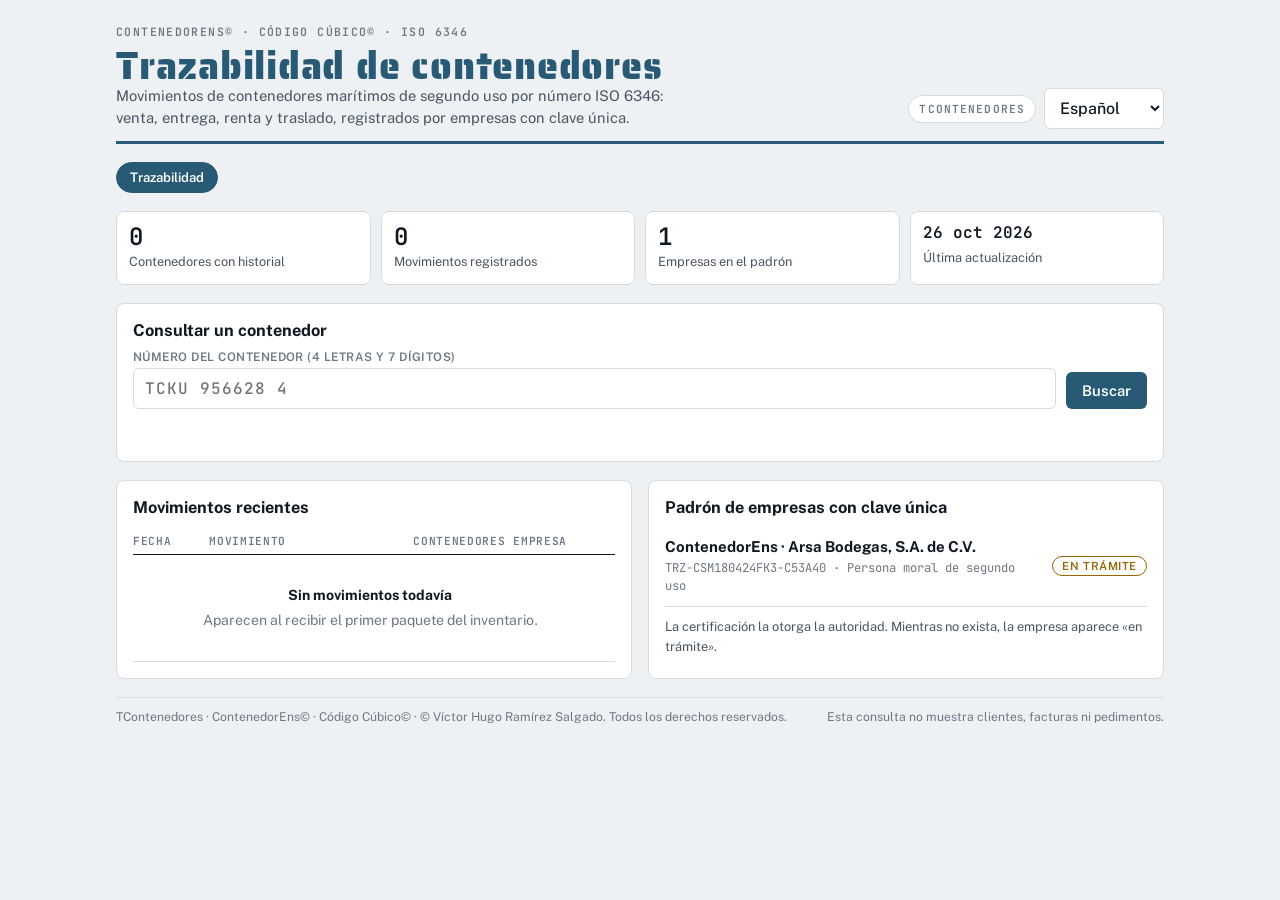
<file: consulta/index.html>
<!doctype html>
<html lang="es">
<head>
<meta charset="utf-8">
<meta name="viewport" content="width=device-width,initial-scale=1,viewport-fit=cover">
<title>TContenedores · Trazabilidad</title>
<meta name="description" content="Consulta pública de trazabilidad de contenedores marítimos de segundo uso en México: movimientos por número ISO 6346 y padrón de empresas con clave única.">
<link rel="preconnect" href="https://fonts.googleapis.com">
<link rel="stylesheet" href="https://fonts.googleapis.com/css2?family=Saira+Stencil+One&family=Public+Sans:wght@400;500;600;700&family=JetBrains+Mono:wght@400;600&display=swap">
<link rel="stylesheet" href="comun.css">
<script src="comun.js" defer></script>
</head>
<body>
<div class="wrap">
  <header class="top">
    <div style="min-width:0">
      <span class="eyebrow">ContenedorEns© · Código Cúbico© · ISO 6346</span>
      <h1 data-t="h_traza">Trazabilidad de contenedores</h1>
      <p class="sub">Movimientos de contenedores marítimos de segundo uso por número ISO 6346: venta, entrega, renta y traslado, registrados por empresas con clave única.</p>
    </div>
    <div class="tools">
      <button type="button" class="morse" id="morse">TCONTENEDORES</button>
      <select id="lang" aria-label="Idioma"></select>
    </div>
  </header>
  <nav class="tabs" aria-label="Secciones">
    <a href="./" aria-current="page" data-t="nav_traza">Trazabilidad</a>
  </nav>

  <div class="kpis" id="kpis">
    <div class="kpi"><b id="kCn">–</b><span>Contenedores con historial</span></div>
    <div class="kpi"><b id="kMov">–</b><span>Movimientos registrados</span></div>
    <div class="kpi"><b id="kEmp">–</b><span>Empresas en el padrón</span></div>
    <div class="kpi"><b id="kAct" class="mono" style="font-size:1rem">–</b><span>Última actualización</span></div>
  </div>

  <section class="panel">
    <h2>Consultar un contenedor</h2>
    <form class="row" id="fq" autocomplete="off">
      <label class="f grow">Número del contenedor (4 letras y 7 dígitos)<input id="q" class="mono" maxlength="13" placeholder="TCKU 956628 4" autocapitalize="characters" spellcheck="false"></label>
      <button class="btn" type="submit" data-t="buscar">Buscar</button>
    </form>
    <p class="msg" id="qmsg" aria-live="polite"></p>
    <div id="res"></div>
  </section>

  <div class="grid">
    <section class="panel">
      <h2 data-t="ultimos">Movimientos recientes</h2>
      <div class="tbl"><table><thead><tr><th>Fecha</th><th>Movimiento</th><th class="n hs">Contenedores</th><th>Empresa</th></tr></thead><tbody id="rec"></tbody></table></div>
    </section>
    <section class="panel">
      <h2 data-t="padron">Padrón de empresas con clave única</h2>
      <div id="emp" style="display:grid;gap:8px"></div>
      <p class="sub" style="font-size:.8rem">La certificación la otorga la autoridad. Mientras no exista, la empresa aparece «en trámite».</p>
    </section>
  </div>

  <footer>
    <span>TContenedores · ContenedorEns© · Código Cúbico© · © Víctor Hugo Ramírez Salgado. Todos los derechos reservados.</span>
    <span>Esta consulta no muestra clientes, facturas ni pedimentos.</span>
  </footer>
</div>
<script>
const MOT={venta:['Venta','good'],entrega:['Entrega parcial','good'],renta:['Renta','warn'],traslado:['Traslado','mut'],alta:['Alta en inventario','mut']};
let D=null;
document.addEventListener('DOMContentLoaded',async()=>{
  TC.langSelect(document.getElementById('lang'));TC.morse(document.getElementById('morse'),'TCONTENEDORES');
  try{const r=await fetch('datos/traza.json',{cache:'no-store'});D=await r.json();}catch(e){D=null;}
  if(!D){document.getElementById('rec').innerHTML='<tr><td colspan="4"><div class="empty"><b>Sin datos todavía</b>La consulta se llena con la primera publicación.</div></td></tr>';return;}
  const $=id=>document.getElementById(id);
  $('kCn').textContent=Object.keys(D.contenedores||{}).length.toLocaleString('es-MX');
  $('kMov').textContent=(D.stats?.mov||0).toLocaleString('es-MX');
  $('kEmp').textContent=(D.empresas||[]).length;
  $('kAct').textContent=TC.fecha(D.generado);
  $('rec').innerHTML=(D.recientes||[]).length?D.recientes.map(m=>`<tr><td style="white-space:nowrap">${TC.fecha(m.d)}</td><td><span class="chip ${(MOT[m.m]||['','mut'])[1]}">${TC.esc((MOT[m.m]||[m.m])[0])}</span><span class="mono" style="display:block;font-size:.74rem;color:var(--ink-3)">${TC.esc(m.f)}</span></td><td class="n mono hs">${m.n}</td><td>${TC.esc(m.e)}</td></tr>`).join(''):'<tr><td colspan="4"><div class="empty"><b>Sin movimientos todavía</b>Aparecen al recibir el primer paquete del inventario.</div></td></tr>';
  $('emp').innerHTML=(D.empresas||[]).length?D.empresas.map(e=>`<div style="display:grid;grid-template-columns:minmax(0,1fr) auto;gap:4px 10px;align-items:center;border-bottom:1px solid var(--line);padding-bottom:8px"><div style="min-width:0"><b>${TC.esc(e.razon)}</b><span class="mono" style="display:block;font-size:.76rem;color:var(--ink-3)">${TC.esc(e.clave)} · ${TC.esc(e.tipo)}</span></div><span class="chip ${e.cert?'good':'warn'}">${e.cert?'Certificada':'En trámite'}</span></div>`).join(''):'<div class="empty"><b>Padrón vacío</b></div>';
  const q=new URLSearchParams(location.search).get('cn');if(q){$('q').value=q;buscar();}
  TC.resize();
});
function buscar(){const $=id=>document.getElementById(id);const s=TC.clean($('q').value);$('res').innerHTML='';
  if(!/^[A-Z]{4}\d{7}$/.test(s)){$('qmsg').className='msg bad';$('qmsg').textContent='Escribe 4 letras y 7 dígitos, por ejemplo TCKU9566284.';return;}
  if(!TC.valid(s)){$('qmsg').className='msg bad';$('qmsg').textContent=`El dígito de control no corresponde: para ${s.slice(0,10)} debe ser ${TC.digit(s)}. Revisa el número.`;return;}
  const h=(D&&D.contenedores&&D.contenedores[s])||[];
  if(!h.length){$('qmsg').className='msg';$('qmsg').textContent='Número válido. Sin movimientos registrados en el sistema.';return;}
  $('qmsg').className='msg ok';$('qmsg').textContent=`${h.length} registro(s).`;
  const ult=h[h.length-1],st=MOT[ult.m]||[ult.m,'mut'];
  $('res').innerHTML=`<div style="display:flex;flex-wrap:wrap;gap:8px 14px;align-items:center"><span class="cn">${TC.showCN(s)}</span><span class="chip ${st[1]}">Último: ${TC.esc(st[0])}</span>${ult.tipo?`<span class="chip mut">${TC.esc(ult.tipo)}</span>`:''}</div>
   <ol class="tl" style="margin-top:12px">${h.slice().reverse().map(x=>`<li><span class="dt">${TC.fecha(x.d)}</span><span class="dot"></span><span><b>${TC.esc((MOT[x.m]||[x.m])[0])}</b> · <span class="mono">${TC.esc(x.f||'')}</span><small>${TC.esc(x.e||'')}${x.c?' · '+TC.esc(x.c):''}${x.rol?' · '+TC.esc(x.rol):''}</small></span></li>`).join('')}</ol>`;
  TC.resize();}
document.getElementById('fq').addEventListener('submit',e=>{e.preventDefault();buscar();});
</script>
</body>
</html>
</file>
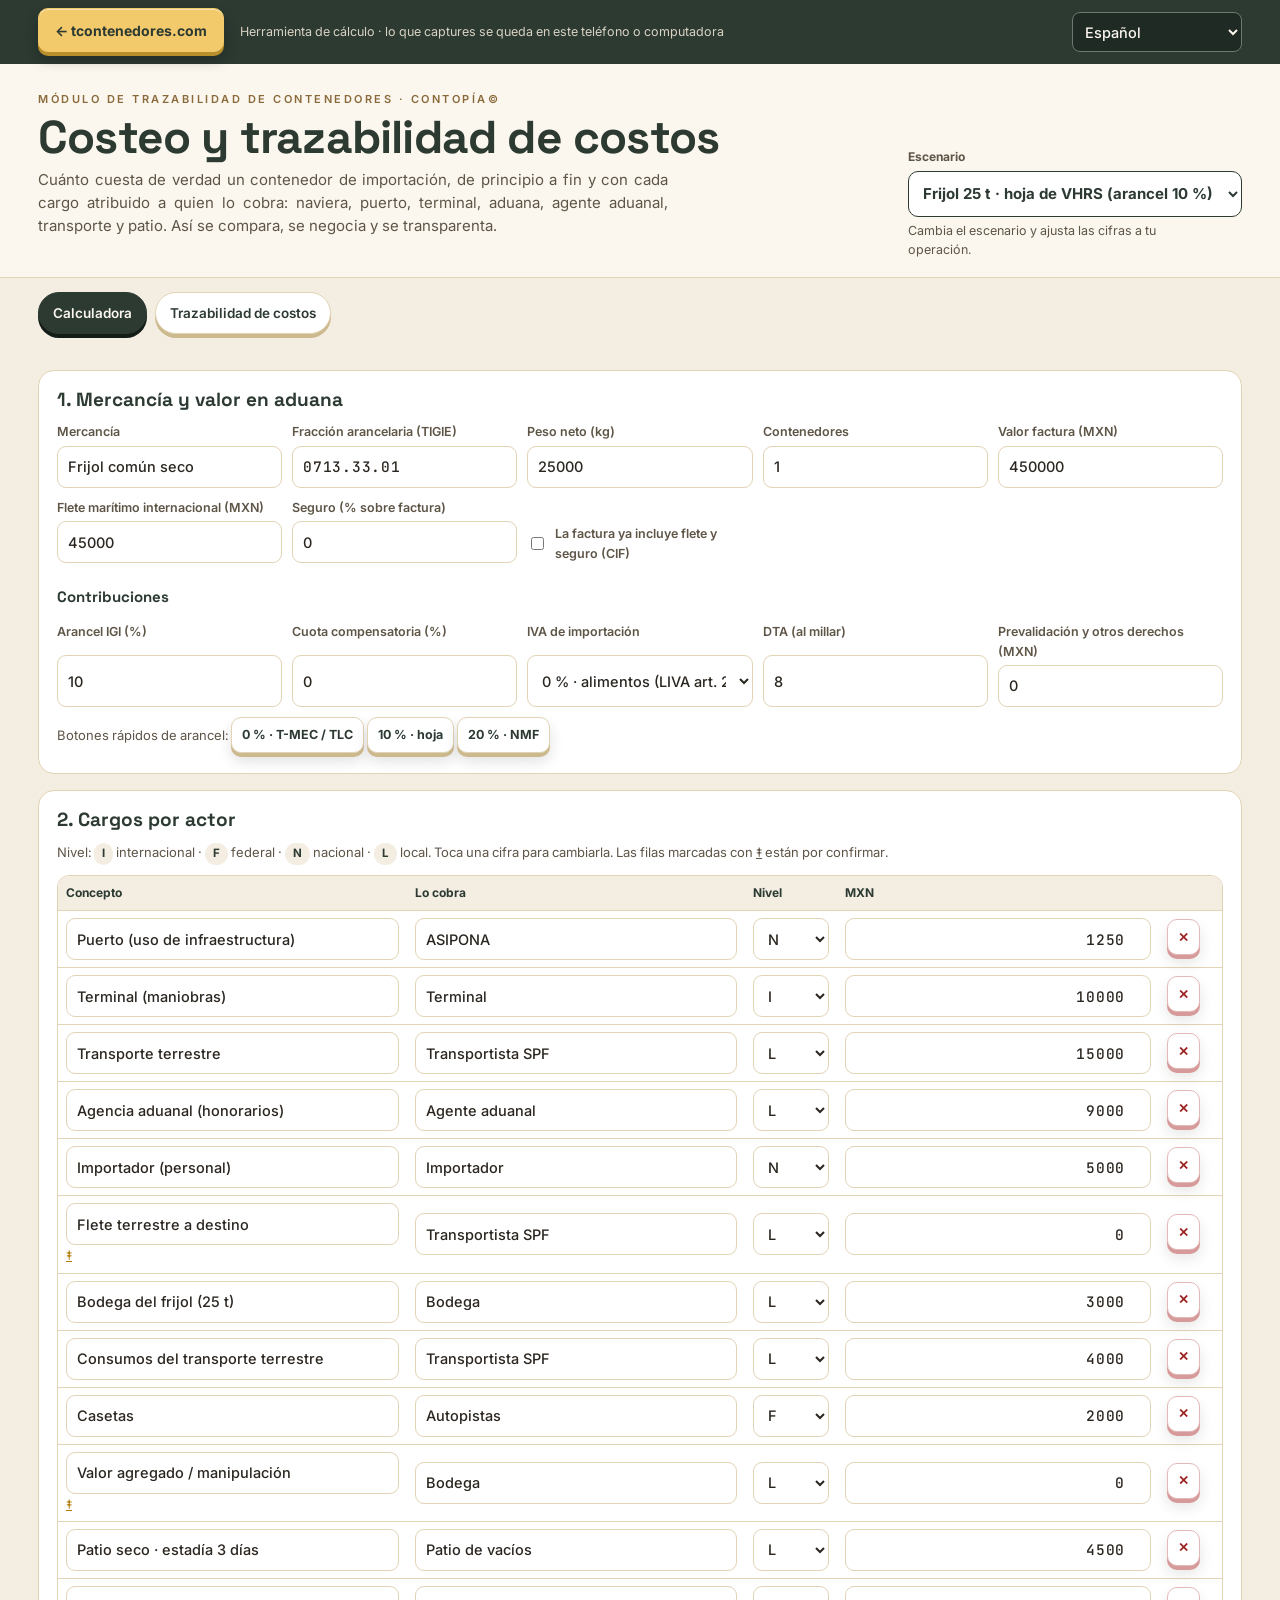
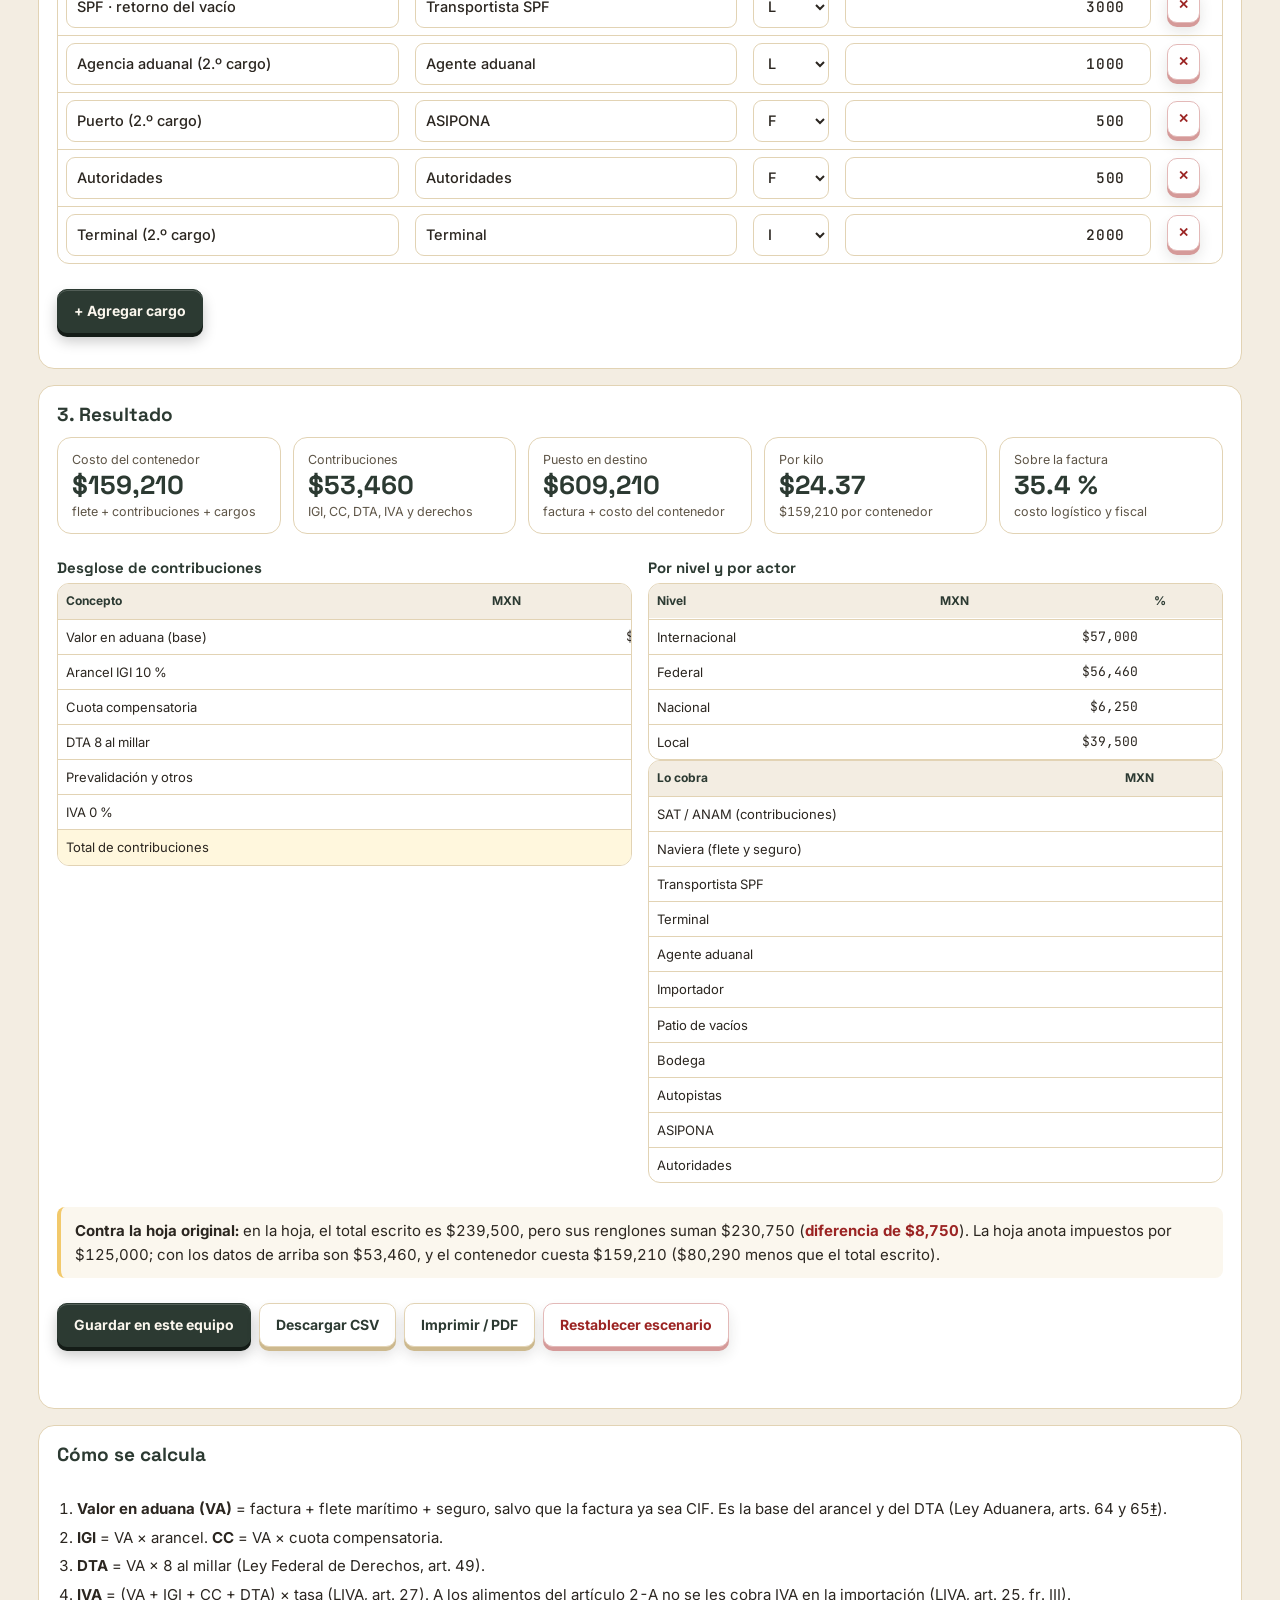
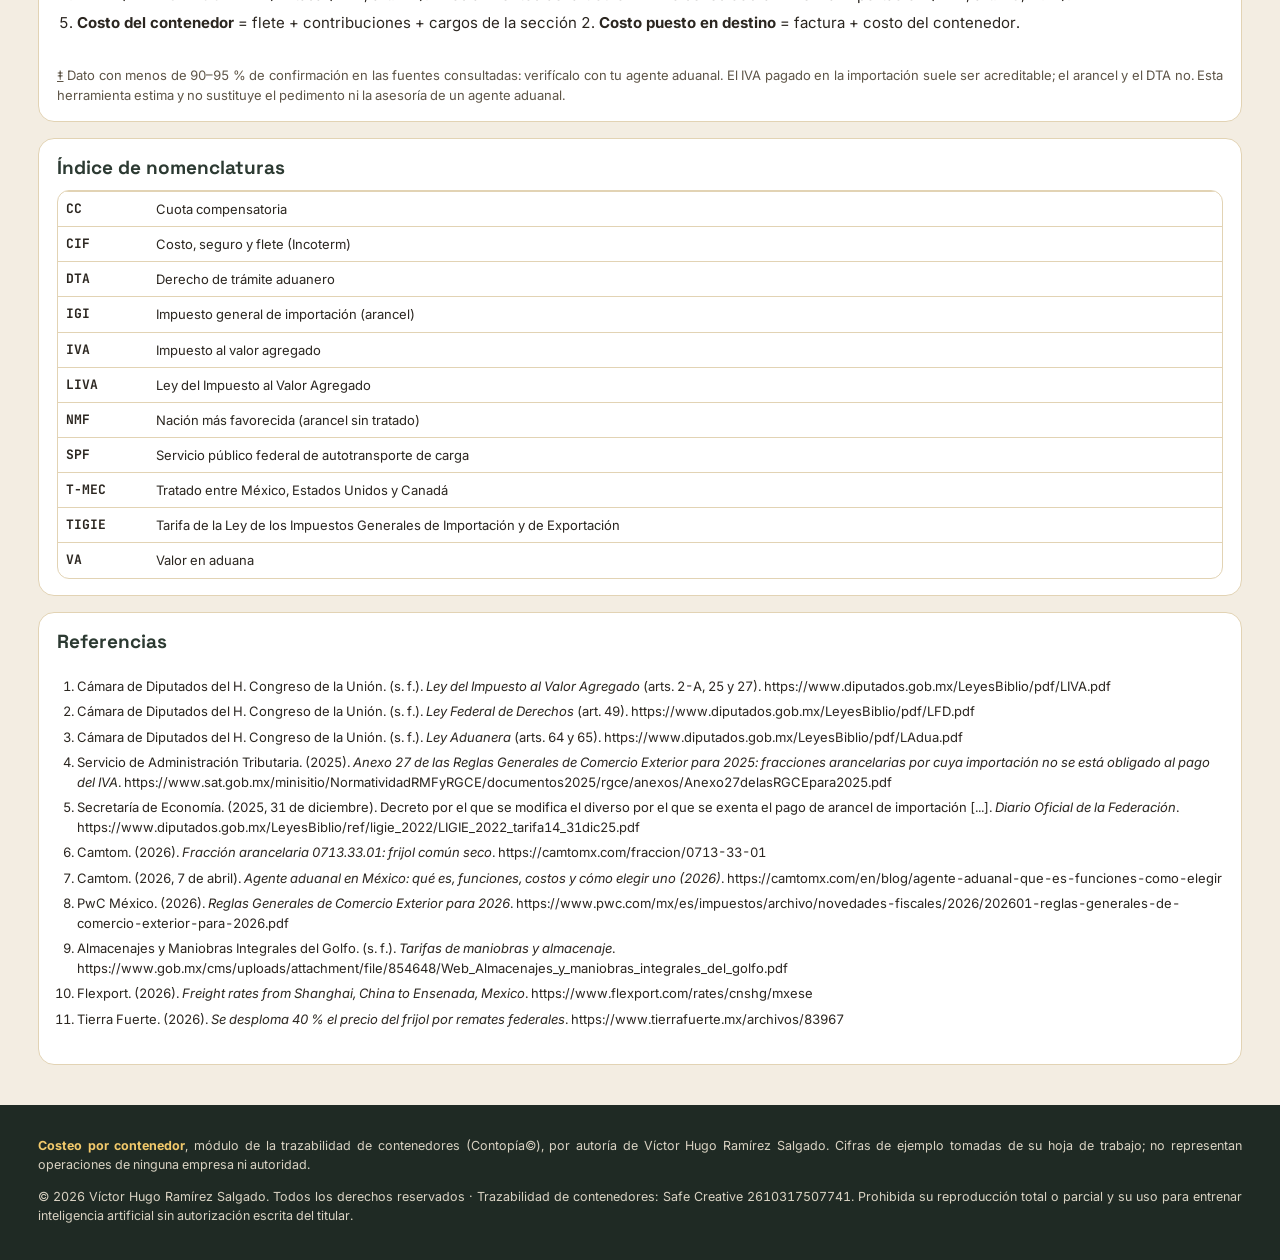
<file: costos/index.html>
<!doctype html>
<html lang="es">
<head>
<meta charset="utf-8">
<meta name="viewport" content="width=device-width,initial-scale=1">
<title>Costeo por contenedor · Trazabilidad de contenedores</title>
<meta name="description" content="Costeo puerta a puerta por contenedor: valor en aduana, arancel, DTA, IVA y cargos de naviera, puerto, terminal, aduana y transporte, por actor y por nivel. Módulo de la trazabilidad de contenedores (Contopía), obra de Víctor Hugo Ramírez Salgado.">
<meta name="author" content="Víctor Hugo Ramírez Salgado">
<meta name="robots" content="noindex, nofollow">
<meta name="theme-color" content="#2C3A32">
<link rel="preconnect" href="https://fonts.googleapis.com"><link rel="preconnect" href="https://fonts.gstatic.com" crossorigin>
<link href="https://fonts.googleapis.com/css2?family=Inter:wght@400;500;600;700&family=Space+Grotesk:wght@500;700&family=JetBrains+Mono:wght@500;700&display=swap" rel="stylesheet">
<link rel="stylesheet" href="../cctt/cctt.css?v=6">
<link rel="stylesheet" href="costos.css?v=6">
</head>
<body>
<div class="regreso"><div class="cont">
<a class="b3d mostaza" href="../">&larr; tcontenedores.com</a>
<small>Herramienta de cálculo · lo que captures se queda en este teléfono o computadora</small>
<label class="idioma"><span class="oculto">Idioma</span><select id="idioma" aria-label="Idioma"><option value="">Español</option>
<optgroup label="ONU"><option value="en">English</option><option value="fr">Français</option><option value="ar">العربية</option><option value="zh-CN">中文</option><option value="ru">Русский</option></optgroup>
<optgroup label="Europa"><option value="pt">Português</option><option value="de">Deutsch</option><option value="it">Italiano</option><option value="nl">Nederlands</option><option value="pl">Polski</option><option value="uk">Українська</option><option value="el">Ελληνικά</option><option value="sv">Svenska</option><option value="ro">Română</option><option value="ca">Català</option><option value="eu">Euskara</option><option value="gl">Galego</option></optgroup>
<optgroup label="Asia"><option value="ja">日本語</option><option value="ko">한국어</option><option value="hi">हिन्दी</option><option value="vi">Tiếng Việt</option><option value="th">ไทย</option><option value="id">Bahasa Indonesia</option><option value="tr">Türkçe</option><option value="he">עברית</option><option value="fa">فارسی</option></optgroup>
<optgroup label="Regionales"><option value="yua">Maya yucateco</option><option value="nhe">Náhuatl</option></optgroup></select></label>
</div></div>

<header class="cab"><div class="cont">
<div class="tit">
<span class="et">MÓDULO DE TRAZABILIDAD DE CONTENEDORES · CONTOPÍA©</span>
<h1 data-morse="COSTEO" title="Toca para oír en Morse">Costeo y trazabilidad de costos</h1>
<p class="lema">Cuánto cuesta de verdad un contenedor de importación, de principio a fin y con cada cargo atribuido a quien lo cobra: naviera, puerto, terminal, aduana, agente aduanal, transporte y patio. Así se compara, se negocia y se transparenta.</p>
<p class="morse-linea" id="morse" aria-live="polite"></p>
</div>
<div class="rol">
<label for="ejemplo">Escenario</label>
<select id="ejemplo">
<option value="hoja">Frijol 25 t · hoja de VHRS (arancel 10 %)</option>
<option value="tmec">Frijol 25 t · origen EUA con T-MEC (0 %)</option>
<option value="nmf">Frijol 25 t · sin tratado (NMF 20 %)</option>
<option value="general">Mercancía general (IVA 16 %)</option>
</select>
<small>Cambia el escenario y ajusta las cifras a tu operación.</small>
</div>
</div></header>

<nav class="pestanas cont" role="tablist" aria-label="Secciones">
<button class="pest" role="tab" data-p="calc" aria-selected="true">Calculadora</button>
<button class="pest" role="tab" data-p="traza" aria-selected="false">Trazabilidad de costos</button>
</nav>
<main class="cont">
<div class="panel" id="p-calc" role="tabpanel">
<section class="caja">
<h2>1. Mercancía y valor en aduana</h2>
<div class="params">
<label>Mercancía<input id="merc" type="text"></label>
<label>Fracción arancelaria (TIGIE)<input id="frac" class="mono" type="text"></label>
<label>Peso neto (kg)<input id="kg" type="number" min="0" step="100"></label>
<label>Contenedores<input id="ncont" type="number" min="1" step="1"></label>
<label>Valor factura (MXN)<input id="fact" type="number" min="0" step="1000"></label>
<label>Flete marítimo internacional (MXN)<input id="flete" type="number" min="0" step="500"></label>
<label>Seguro (% sobre factura)<input id="seg" type="number" min="0" step="0.1"></label>
<label class="chk"><input id="cif" type="checkbox"> La factura ya incluye flete y seguro (CIF)</label>
</div>
<h3>Contribuciones</h3>
<div class="params">
<label>Arancel IGI (%)<input id="igi" type="number" min="0" step="1"></label>
<label>Cuota compensatoria (%)<input id="cc" type="number" min="0" step="1"></label>
<label>IVA de importación<select id="iva"><option value="0">0 % · alimentos (LIVA art. 25, fr. III)</option><option value="16">16 % · tasa general</option></select></label>
<label>DTA (al millar)<input id="dta" type="number" min="0" step="0.5"></label>
<label>Prevalidación y otros derechos (MXN)<input id="prv" type="number" min="0" step="10"></label>
</div>
<p class="nota">Botones rápidos de arancel:
<button class="b3d chico" data-igi="0">0 % · T-MEC / TLC</button>
<button class="b3d chico" data-igi="10">10 % · hoja</button>
<button class="b3d chico" data-igi="20">20 % · NMF</button></p>
</section>

<section class="caja">
<h2>2. Cargos por actor</h2>
<p class="nota">Nivel: <span class="chip">I</span> internacional · <span class="chip">F</span> federal · <span class="chip">N</span> nacional · <span class="chip">L</span> local. Toca una cifra para cambiarla. Las filas marcadas con <u>‡</u> están por confirmar.</p>
<div class="tabla-c"><table id="cargos"><thead><tr><th>Concepto</th><th>Lo cobra</th><th>Nivel</th><th class="n">MXN</th><th></th></tr></thead><tbody></tbody></table></div>
<p class="acciones"><button class="b3d verde" id="agregar">+ Agregar cargo</button></p>
</section>

<section class="caja">
<h2>3. Resultado</h2>
<div class="kpis" id="kpis"></div>
<div class="fila2">
<div><h3>Desglose de contribuciones</h3><div class="tabla-c"><table id="contrib"></table></div></div>
<div><h3>Por nivel y por actor</h3><div class="tabla-c"><table id="niveles"></table></div><div class="tabla-c"><table id="actores"></table></div></div>
</div>
<div id="compara" class="compara"></div>
<p class="acciones">
<button class="b3d verde" id="guardar">Guardar en este equipo</button>
<button class="b3d" id="csv">Descargar CSV</button>
<button class="b3d" id="imprimir">Imprimir / PDF</button>
<button class="b3d rojo" id="reset">Restablecer escenario</button>
</p>
<p class="msg" id="msg" aria-live="polite"></p>
</section>

<section class="caja">
<h2>Cómo se calcula</h2>
<ol class="puntos">
<li><b>Valor en aduana (VA)</b> = factura + flete marítimo + seguro, salvo que la factura ya sea CIF. Es la base del arancel y del DTA (Ley Aduanera, arts. 64 y 65<u>‡</u>).</li>
<li><b>IGI</b> = VA × arancel. <b>CC</b> = VA × cuota compensatoria.</li>
<li><b>DTA</b> = VA × 8 al millar (Ley Federal de Derechos, art. 49).</li>
<li><b>IVA</b> = (VA + IGI + CC + DTA) × tasa (LIVA, art. 27). A los alimentos del artículo 2-A no se les cobra IVA en la importación (LIVA, art. 25, fr. III).</li>
<li><b>Costo del contenedor</b> = flete + contribuciones + cargos de la sección 2. <b>Costo puesto en destino</b> = factura + costo del contenedor.</li>
</ol>
<p class="nota"><u>‡</u> Dato con menos de 90–95 % de confirmación en las fuentes consultadas: verifícalo con tu agente aduanal. El IVA pagado en la importación suele ser acreditable; el arancel y el DTA no. Esta herramienta estima y no sustituye el pedimento ni la asesoría de un agente aduanal.</p>
</section>

</div>
<div class="panel" id="p-traza" role="tabpanel" hidden>
<section class="caja">
<h2>Trazabilidad de costos por eslabón</h2>
<p class="nota">Cada renglón es un eslabón de la cadena: qué se paga, a quién, en qué tramo, cuándo empieza, cuántos días dura y cuánto cuesta. Los valores iniciales son los de la hoja «XXIX · Temas internos» (frijol, 25 t, un contenedor de 20'). Sustitúyelos por costos reales; los marcados con <u>‡</u> están por confirmar.</p>
<div class="params">
<label>Operación<input id="t-op" type="text"></label>
<label>Contenedor (ISO 6346)<input id="t-cont" class="mono" type="text" placeholder="ABCU1234567"></label>
<label>Peso neto (kg)<input id="t-kg" type="number" min="0" step="100"></label>
<label>Tipo de cambio (MXN por USD)<input id="t-fx" type="number" min="0" step="0.01"></label>
</div>
</section>
<section class="caja">
<h3>Eslabones</h3>
<div class="tabla-c"><table id="t-tabla"><thead><tr><th>Tramo</th><th>Concepto</th><th>Lo cobra</th><th>Nivel</th><th class="n">Inicia (día)</th><th class="n">Días</th><th class="n">MXN</th><th>Fuente o nota</th><th></th></tr></thead><tbody></tbody></table></div>
<p class="acciones">
<button class="b3d verde" id="t-agregar">+ Agregar eslabón</button>
<button class="b3d" id="t-encadenar" title="Cada eslabón empieza cuando termina el anterior">Encadenar días</button>
<button class="b3d" id="t-paralelo" title="Todos empiezan el día 0">Todos en paralelo</button>
</p>
</section>
<section class="caja">
<h3>Resumen</h3>
<div class="kpis" id="t-kpis"></div>
<div class="fila2">
<div><h3>Por tramo</h3><div class="tabla-c"><table id="t-tramos"></table></div></div>
<div><h3>Por actor</h3><div class="tabla-c"><table id="t-actores"></table></div></div>
</div>
<h3>Línea de tiempo</h3>
<div id="t-gantt" class="gantt"></div>
<div id="t-alertas" class="compara"></div>
<p class="acciones">
<button class="b3d verde" id="t-guardar">Guardar en este equipo</button>
<button class="b3d" id="t-csv">Descargar CSV</button>
<button class="b3d" id="imprimir2">Imprimir / PDF</button>
<button class="b3d rojo" id="t-reset">Volver a la hoja original</button>
</p>
<p class="msg" id="t-msg" aria-live="polite"></p>
</section>
<section class="caja">
<h3>Referencias de mercado para comparar</h3>
<div class="tabla-c"><table class="ref"><thead><tr><th>Concepto</th><th>Referencia</th><th>Fuente</th></tr></thead><tbody>
<tr><td>Honorarios del agente aduanal</td><td>$3,000–8,000 por pedimento (importación definitiva estándar)</td><td>Camtom (2026)</td></tr>
<tr><td>Prevalidación del pedimento</td><td>$350 por pedimento (2026)</td><td>PwC (2026), RGCE 2026, regla 1.8.3.</td></tr>
<tr><td>DTA</td><td>8 al millar sobre el valor en aduana</td><td>LFD, art. 49</td></tr>
<tr><td>IVA de importación de frijol</td><td>0 % (alimento, LIVA art. 2-A)</td><td>LIVA, art. 25, fr. III</td></tr>
<tr><td>Carga de contenedor lleno a camión (SPF)</td><td>$2,600 por unidad (terminal privada de Veracruz)<u>‡</u></td><td>Tarifas registradas ante la autoridad portuaria</td></tr>
<tr><td>Almacenaje de contenedor de 20'</td><td>$445 por día (terminal privada de Veracruz)<u>‡</u></td><td>Tarifas registradas ante la autoridad portuaria</td></tr>
<tr><td>Flete marítimo Shanghái–Ensenada, 40' HC</td><td>US$6,836–7,427 (vigencia a julio de 2026)<u>‡</u></td><td>Flexport (2026)</td></tr>
<tr><td>Frijol pinto al mayoreo (Nuevo León)</td><td>$18.60 por kg (septiembre de 2026)</td><td>SNIIM, vía Tierra Fuerte (2026)</td></tr>
</tbody></table></div>
<p class="nota"><u>‡</u> Referencia de otro puerto o de otra fecha: pide la tarifa registrada de la terminal de Ensenada para comparar con precisión.</p>
</section>
</div>
<section class="caja">
<h2>Índice de nomenclaturas</h2>
<div class="tabla-c"><table class="nom"><tbody>
<tr><td>CC</td><td>Cuota compensatoria</td></tr>
<tr><td>CIF</td><td>Costo, seguro y flete (Incoterm)</td></tr>
<tr><td>DTA</td><td>Derecho de trámite aduanero</td></tr>
<tr><td>IGI</td><td>Impuesto general de importación (arancel)</td></tr>
<tr><td>IVA</td><td>Impuesto al valor agregado</td></tr>
<tr><td>LIVA</td><td>Ley del Impuesto al Valor Agregado</td></tr>
<tr><td>NMF</td><td>Nación más favorecida (arancel sin tratado)</td></tr>
<tr><td>SPF</td><td>Servicio público federal de autotransporte de carga</td></tr>
<tr><td>T-MEC</td><td>Tratado entre México, Estados Unidos y Canadá</td></tr>
<tr><td>TIGIE</td><td>Tarifa de la Ley de los Impuestos Generales de Importación y de Exportación</td></tr>
<tr><td>VA</td><td>Valor en aduana</td></tr>
</tbody></table></div>
</section>

<section class="caja fuentes">
<h2>Referencias</h2>
<ol>
<li>Cámara de Diputados del H. Congreso de la Unión. (s. f.). <i>Ley del Impuesto al Valor Agregado</i> (arts. 2-A, 25 y 27). https://www.diputados.gob.mx/LeyesBiblio/pdf/LIVA.pdf</li>
<li>Cámara de Diputados del H. Congreso de la Unión. (s. f.). <i>Ley Federal de Derechos</i> (art. 49). https://www.diputados.gob.mx/LeyesBiblio/pdf/LFD.pdf</li>
<li>Cámara de Diputados del H. Congreso de la Unión. (s. f.). <i>Ley Aduanera</i> (arts. 64 y 65). https://www.diputados.gob.mx/LeyesBiblio/pdf/LAdua.pdf</li>
<li>Servicio de Administración Tributaria. (2025). <i>Anexo 27 de las Reglas Generales de Comercio Exterior para 2025: fracciones arancelarias por cuya importación no se está obligado al pago del IVA</i>. https://www.sat.gob.mx/minisitio/NormatividadRMFyRGCE/documentos2025/rgce/anexos/Anexo27delasRGCEpara2025.pdf</li>
<li>Secretaría de Economía. (2025, 31 de diciembre). Decreto por el que se modifica el diverso por el que se exenta el pago de arancel de importación [...]. <i>Diario Oficial de la Federación</i>. https://www.diputados.gob.mx/LeyesBiblio/ref/ligie_2022/LIGIE_2022_tarifa14_31dic25.pdf</li>
<li>Camtom. (2026). <i>Fracción arancelaria 0713.33.01: frijol común seco</i>. https://camtomx.com/fraccion/0713-33-01</li>
<li>Camtom. (2026, 7 de abril). <i>Agente aduanal en México: qué es, funciones, costos y cómo elegir uno (2026)</i>. https://camtomx.com/en/blog/agente-aduanal-que-es-funciones-como-elegir</li>
<li>PwC México. (2026). <i>Reglas Generales de Comercio Exterior para 2026</i>. https://www.pwc.com/mx/es/impuestos/archivo/novedades-fiscales/2026/202601-reglas-generales-de-comercio-exterior-para-2026.pdf</li>
<li>Almacenajes y Maniobras Integrales del Golfo. (s. f.). <i>Tarifas de maniobras y almacenaje</i>. https://www.gob.mx/cms/uploads/attachment/file/854648/Web_Almacenajes_y_maniobras_integrales_del_golfo.pdf</li>
<li>Flexport. (2026). <i>Freight rates from Shanghai, China to Ensenada, Mexico</i>. https://www.flexport.com/rates/cnshg/mxese</li>
<li>Tierra Fuerte. (2026). <i>Se desploma 40 % el precio del frijol por remates federales</i>. https://www.tierrafuerte.mx/archivos/83967</li>
</ol>
</section>

</main>

<footer class="pie"><div class="cont">
<p><b>Costeo por contenedor</b>, módulo de la trazabilidad de contenedores (Contopía©), por autoría de Víctor Hugo Ramírez Salgado. Cifras de ejemplo tomadas de su hoja de trabajo; no representan operaciones de ninguna empresa ni autoridad.</p>
<p>© 2026 Víctor Hugo Ramírez Salgado. Todos los derechos reservados · Trazabilidad de contenedores: Safe Creative 2610317507741. Prohibida su reproducción total o parcial y su uso para entrenar inteligencia artificial sin autorización escrita del titular.</p>
</div></footer>
<script src="costos.js?v=3"></script>
<script src="trazabilidad.js?v=1"></script>
<script src="../sitio.js"></script>
</body>
</html>
</file>
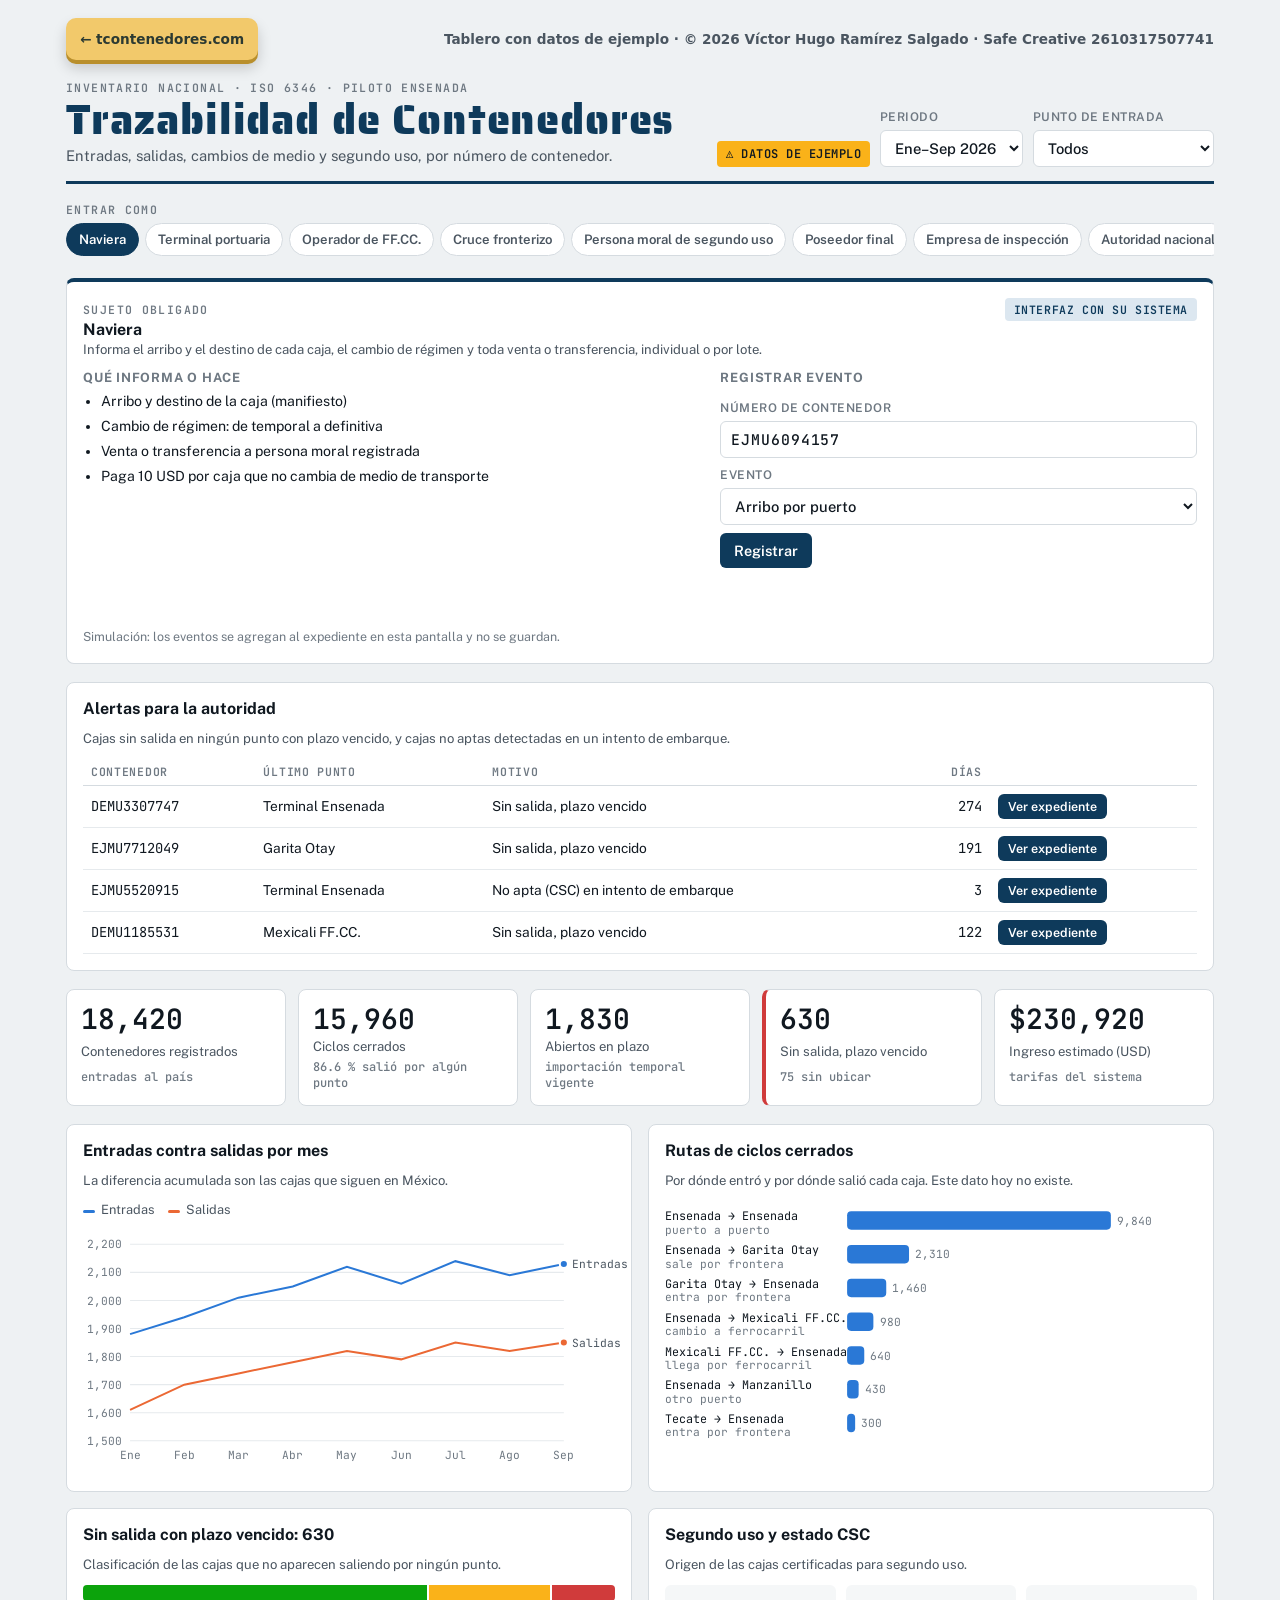
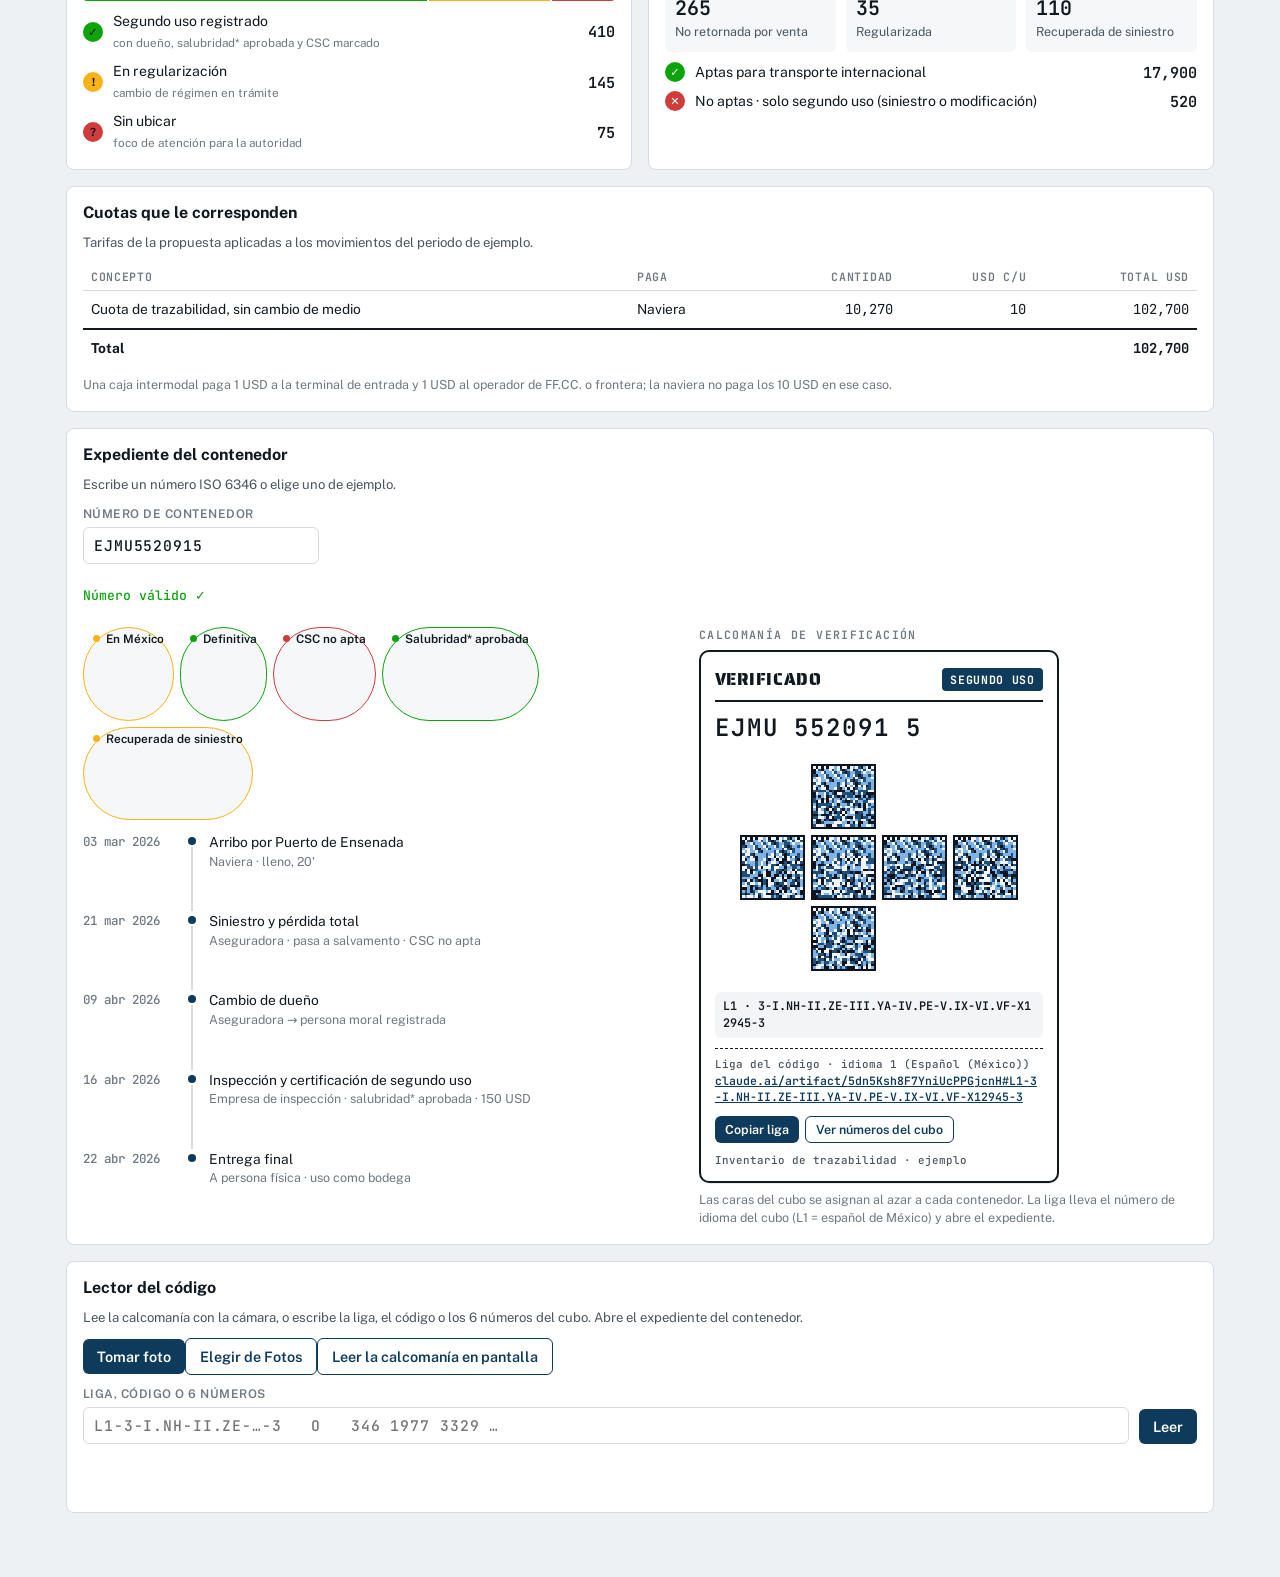
<file: tablero/index.html>
<!doctype html>
<html lang="es">
<meta charset="utf-8">
<meta name="viewport" content="width=device-width,initial-scale=1">
<title>Tablero · Trazabilidad de contenedores</title>
<meta name="author" content="Víctor Hugo Ramírez Salgado">
<link rel="canonical" href="https://tcontenedores.com/tablero/">
<link rel="preconnect" href="https://fonts.googleapis.com">
<link rel="stylesheet" href="https://fonts.googleapis.com/css2?family=Saira+Stencil+One&family=Public+Sans:wght@400;500;600;700&family=JetBrains+Mono:wght@400;600&display=swap">
<style>
/* Layout: tablero de control de patio — franja de indicadores, rejilla de paneles de dos columnas que baja a una en teléfono, expediente con calcomanía al final */
:root{
  --bg:#EEF1F3; --surface:#FFFFFF; --sunk:#F5F7F8; --ink:#101820; --ink-2:#4A5560; --ink-3:#6E7882;
  --line:#D5DBE0; --grid:#E6EAED; --accent:#0E3A5B; --accent-soft:#DCE7F0;
  --s1:#2a78d6; --s2:#eb6834; --good:#0ca30c; --warn:#fab219; --crit:#d03b3b;
  --stencil:"Saira Stencil One","Arial Black",Impact,sans-serif;
  --body:"Public Sans",system-ui,-apple-system,"Segoe UI",sans-serif;
  --mono:"JetBrains Mono",ui-monospace,Menlo,Consolas,monospace;
}
@media (prefers-color-scheme: dark){:root:not([data-theme="light"]){
  --bg:#0F1418; --surface:#171E24; --sunk:#1C242B; --ink:#E9EDF0; --ink-2:#AEB8C1; --ink-3:#8A95A0;
  --line:#2C3740; --grid:#24303A; --accent:#8CB8DD; --accent-soft:#1E3346;
  --s1:#3987e5; --s2:#d95926; color-scheme:dark}}
:root[data-theme="dark"]{
  --bg:#0F1418; --surface:#171E24; --sunk:#1C242B; --ink:#E9EDF0; --ink-2:#AEB8C1; --ink-3:#8A95A0;
  --line:#2C3740; --grid:#24303A; --accent:#8CB8DD; --accent-soft:#1E3346;
  --s1:#3987e5; --s2:#d95926; color-scheme:dark}
*{box-sizing:border-box}
body{background:var(--bg);color:var(--ink);font:15px/1.5 var(--body)}
.wrap{max-width:1180px;margin:0 auto;padding-inline:16px;padding-block:20px 56px;display:grid;gap:18px}
header{display:flex;flex-wrap:wrap;justify-content:space-between;align-items:flex-end;gap:12px;border-bottom:3px solid var(--accent);padding-bottom:14px}
.brand{display:grid;gap:4px;min-width:0}
.eyebrow{font:600 .72rem var(--mono);letter-spacing:.12em;text-transform:uppercase;color:var(--ink-3)}
h1{font:400 clamp(1.7rem,4.5vw,2.6rem)/1 var(--stencil);margin:0;color:var(--accent);letter-spacing:.02em;text-wrap:balance}
.sub{color:var(--ink-2);margin:0;font-size:.92rem}
.example{display:inline-flex;align-items:center;gap:6px;font:600 .75rem var(--mono);color:var(--ink);background:var(--warn);padding:5px 9px;border-radius:4px;letter-spacing:.04em}
.filters{display:flex;flex-wrap:wrap;gap:10px;align-items:end}
label.f{display:grid;gap:4px;font-size:.75rem;color:var(--ink-3);font-weight:600;letter-spacing:.04em;text-transform:uppercase}
select,input{font:500 .92rem var(--body);color:var(--ink);background:var(--surface);border:1px solid var(--line);border-radius:6px;padding:8px 10px}
input.mono{font-family:var(--mono);letter-spacing:.06em;text-transform:uppercase}
:focus-visible{outline:2px solid var(--s1);outline-offset:2px}
.kpis{display:grid;grid-template-columns:repeat(auto-fit,minmax(170px,1fr));gap:12px}
.kpi{background:var(--surface);border:1px solid var(--line);border-radius:8px;padding:14px;display:grid;gap:2px;position:relative;overflow:hidden}
.kpi .n{font:600 1.75rem/1.1 var(--mono);font-variant-numeric:tabular-nums}
.kpi .l{font-size:.82rem;color:var(--ink-2)}
.kpi .d{font:500 .75rem var(--mono);color:var(--ink-3)}
.kpi.alert{border-left:4px solid var(--crit)}
.grid{display:grid;grid-template-columns:repeat(2,minmax(0,1fr));gap:16px}
@media (max-width:820px){.grid{grid-template-columns:minmax(0,1fr)}}
.panel{background:var(--surface);border:1px solid var(--line);border-radius:8px;padding:16px;display:grid;gap:10px;align-content:start;min-width:0}
.panel.wide{grid-column:1/-1}
.panel h2{font:700 1rem/1.25 var(--body);margin:0;text-wrap:balance}
.panel .q{font-size:.82rem;color:var(--ink-2);margin:0}
.legend{display:flex;flex-wrap:wrap;gap:14px;font-size:.8rem;color:var(--ink-2)}
.legend i{display:inline-block;width:12px;height:3px;border-radius:2px;margin-right:6px;vertical-align:middle}
svg.chart{width:100%;height:auto;display:block;overflow:visible}
svg text{font-family:var(--mono);font-size:11px;fill:var(--ink-3)}
.status{display:grid;gap:8px}
.srow{display:grid;grid-template-columns:auto 1fr auto;gap:10px;align-items:center;font-size:.88rem}
.srow b{font:600 .95rem var(--mono);font-variant-numeric:tabular-nums}
.ico{width:20px;height:20px;border-radius:50%;display:grid;place-items:center;font:700 .7rem var(--body);color:#fff}
.stack{display:flex;gap:2px;height:16px;border-radius:4px;overflow:hidden}
.stack span{display:block;height:100%}
table{width:100%;border-collapse:collapse;font-size:.86rem;font-variant-numeric:tabular-nums}
th{text-align:left;font:600 .72rem var(--mono);letter-spacing:.06em;text-transform:uppercase;color:var(--ink-3);padding:6px 8px;border-bottom:1px solid var(--line)}
td{padding:8px;border-bottom:1px solid var(--grid)}
td.n,th.n{text-align:right;font-family:var(--mono)}
tr.tot td{border-top:2px solid var(--ink);border-bottom:0;font-weight:700}
.tbl{overflow-x:auto}
.mini{display:grid;grid-template-columns:repeat(3,minmax(0,1fr));gap:10px}
.mini div{background:var(--sunk);border-radius:6px;padding:10px;display:grid;gap:2px}
.mini b{font:600 1.25rem var(--mono)}
.mini span{font-size:.78rem;color:var(--ink-2)}
.exp{display:grid;grid-template-columns:minmax(0,1.2fr) minmax(0,1fr);gap:18px}
@media (max-width:820px){.exp{grid-template-columns:minmax(0,1fr)}}
.chips{display:flex;flex-wrap:wrap;gap:6px}
.chip{font:600 .74rem var(--body);padding:4px 9px;border-radius:999px;border:1px solid var(--line);background:var(--sunk);color:var(--ink)}
.chip.good{border-color:var(--good)}.chip.warn{border-color:var(--warn)}.chip.crit{border-color:var(--crit)}
.chip::before{content:"";display:inline-block;width:7px;height:7px;border-radius:50%;margin-right:6px;background:var(--ink-3);vertical-align:1px}
.chip.good::before{background:var(--good)}.chip.warn::before{background:var(--warn)}.chip.crit::before{background:var(--crit)}
ol.tl{list-style:none;margin:0;padding:0;display:grid;gap:0}
ol.tl li{display:grid;grid-template-columns:92px 14px 1fr;gap:10px;font-size:.86rem;padding-bottom:12px}
ol.tl .dt{font:500 .78rem var(--mono);color:var(--ink-3);padding-top:1px}
ol.tl .dot{position:relative}
ol.tl .dot::before{content:"";position:absolute;left:3px;top:5px;width:8px;height:8px;border-radius:50%;background:var(--accent)}
ol.tl .dot::after{content:"";position:absolute;left:6px;top:15px;bottom:-12px;width:2px;background:var(--line)}
ol.tl li:last-child .dot::after{display:none}
ol.tl small{display:block;color:var(--ink-3);font-size:.78rem}
.decal{background:#FFFFFF;color:#101820;border:2px solid #101820;border-radius:10px;padding:14px;display:grid;gap:10px;box-shadow:0 1px 0 rgba(0,0,0,.08);max-width:360px}
.decal .top{display:flex;justify-content:space-between;align-items:center;gap:8px;border-bottom:2px solid #101820;padding-bottom:8px}
.decal .top b{font:400 1.05rem var(--stencil);letter-spacing:.04em}
.decal .res{font:700 .72rem var(--mono);padding:4px 8px;border-radius:4px;color:#fff;letter-spacing:.06em}
.decal .iso{font:600 1.5rem var(--mono);letter-spacing:.08em}
.decal .body{display:grid;grid-template-columns:auto 1fr;gap:12px;align-items:center}
.decal code{font:600 .78rem/1.5 var(--mono);word-break:break-all}
.decal .net{display:grid;justify-items:center}
.decal .full{background:#F2F4F6;border-radius:6px;padding:8px}
.decal .lnk{display:grid;gap:2px;border-top:1px dashed #101820;padding-top:8px;min-width:0}
.decal .lnk a{font:600 .72rem/1.4 var(--mono);color:#0E3A5B;word-break:break-all}
.decal .dbtn{display:flex;flex-wrap:wrap;gap:6px}
.btn.ghost{background:transparent;color:#0E3A5B;border:1px solid #0E3A5B}
.decal small{font:500 .68rem var(--mono);color:#4A5560}
.msg{font:500 .82rem var(--mono);min-height:1.2em}
.msg.bad{color:var(--crit)}.msg.ok{color:var(--good)}
#tip{position:fixed;pointer-events:none;background:var(--ink);color:var(--surface);font:500 .78rem/1.4 var(--mono);padding:7px 9px;border-radius:6px;z-index:9;max-width:240px}
.note{font-size:.78rem;color:var(--ink-3);margin:0}
.roles{display:grid;gap:6px}
.rbar{display:flex;gap:6px;overflow-x:auto;padding-bottom:4px;scrollbar-width:thin}
.rbar button{flex:none;font:600 .82rem var(--body);padding:8px 12px;border-radius:999px;border:1px solid var(--line);background:var(--surface);color:var(--ink-2);cursor:pointer}
.rbar button[aria-selected="true"]{background:var(--accent);border-color:var(--accent);color:var(--surface)}
.role{border-top:4px solid var(--accent)}
.rhead{display:flex;justify-content:space-between;gap:12px;align-items:flex-start;flex-wrap:wrap}
.badge{font:600 .72rem var(--mono);padding:4px 9px;border-radius:4px;background:var(--accent-soft);color:var(--accent);letter-spacing:.05em;text-transform:uppercase}
.rcols{display:grid;grid-template-columns:minmax(0,1.3fr) minmax(0,1fr);gap:18px}
@media (max-width:820px){.rcols{grid-template-columns:minmax(0,1fr)}}
.role h3{font:700 .8rem var(--body);margin:0 0 6px;text-transform:uppercase;letter-spacing:.06em;color:var(--ink-3)}
.obl{margin:0;padding-left:18px;display:grid;gap:4px;font-size:.88rem}
.btn{font:600 .9rem var(--body);padding:9px 14px;border-radius:6px;border:0;background:var(--accent);color:var(--surface);cursor:pointer;justify-self:start}
.btn.sm{padding:5px 10px;font-size:.78rem}
#alertsPanel{display:grid}
.vh{position:absolute;width:1px;height:1px;opacity:0;pointer-events:none}
.rdr{display:grid;gap:10px}
.decal canvas{width:100%;max-width:300px;height:auto;justify-self:center;image-rendering:pixelated}
.decal .under{font:600 .74rem/1.45 var(--mono);word-break:break-all;background:#F2F4F6;border-radius:6px;padding:6px 8px;color:#101820}
@media (prefers-reduced-motion:reduce){*{transition:none!important}}
</style>

<nav style="display:flex;flex-wrap:wrap;gap:8px;align-items:center;justify-content:space-between;max-width:1180px;margin:0 auto;padding:10px 16px 0;font:600 .85rem system-ui,sans-serif"><a href="../" style="display:inline-flex;align-items:center;min-height:42px;padding:0 14px;border-radius:10px;background:#F2C96B;color:#2C3A32;text-decoration:none;box-shadow:0 4px 0 #B98F2C,0 8px 14px rgba(0,0,0,.18)">&larr; tcontenedores.com</a><span style="color:#4A5560">Tablero con datos de ejemplo · © 2026 Víctor Hugo Ramírez Salgado · Safe Creative 2610317507741</span></nav>
<div class="wrap">
<header>
  <div class="brand">
    <span class="eyebrow">Inventario nacional · ISO 6346 · Piloto Ensenada</span>
    <h1>Trazabilidad de Contenedores</h1>
    <p class="sub">Entradas, salidas, cambios de medio y segundo uso, por número de contenedor.</p>
  </div>
  <div class="filters">
    <span class="example">⚠ DATOS DE EJEMPLO</span>
    <label class="f" for="period">Periodo<select id="period"><option>Ene–Sep 2026</option></select></label>
    <label class="f" for="entry">Punto de entrada<select id="entry"><option>Todos</option><option>Puerto de Ensenada</option><option>Garita Otay</option><option>Mexicali FF.CC.</option><option>Tecate</option></select></label>
  </div>
</header>

<nav class="roles" aria-label="Usuario"><span class="eyebrow">Entrar como</span><div class="rbar" id="rbar" role="tablist"></div></nav>

<section class="panel role" id="rolePanel" aria-live="polite">
  <div class="rhead"><div style="min-width:0"><span class="eyebrow" id="rKind"></span><h2 id="rName"></h2><p class="q" id="rDesc"></p></div><span class="badge" id="rBadge"></span></div>
  <div class="rcols">
    <div style="min-width:0"><h3>Qué informa o hace</h3><ul class="obl" id="rObl"></ul></div>
    <form id="evForm" style="min-width:0;display:grid;gap:8px">
      <h3>Registrar evento</h3>
      <label class="f" for="evIso">Número de contenedor<input id="evIso" class="mono" maxlength="11" value="EJMU6094157"></label>
      <label class="f" for="evType">Evento<select id="evType"></select></label>
      <button class="btn" id="evBtn" type="submit">Registrar</button>
      <p class="msg" id="evMsg"></p>
    </form>
  </div>
  <p class="note">Simulación: los eventos se agregan al expediente en esta pantalla y no se guardan.</p>
</section>

<section class="panel" data-panel="alerts" id="alertsPanel">
  <h2>Alertas para la autoridad</h2>
  <p class="q">Cajas sin salida en ningún punto con plazo vencido, y cajas no aptas detectadas en un intento de embarque.</p>
  <div class="tbl"><table><thead><tr><th>Contenedor</th><th>Último punto</th><th>Motivo</th><th class="n">Días</th><th></th></tr></thead><tbody id="alerts"></tbody></table></div>
</section>

<section class="kpis" data-panel="kpis" aria-label="Indicadores">
  <div class="kpi"><span class="n" id="k1">18,420</span><span class="l">Contenedores registrados</span><span class="d">entradas al país</span></div>
  <div class="kpi"><span class="n">15,960</span><span class="l">Ciclos cerrados</span><span class="d">86.6 % salió por algún punto</span></div>
  <div class="kpi"><span class="n">1,830</span><span class="l">Abiertos en plazo</span><span class="d">importación temporal vigente</span></div>
  <div class="kpi alert"><span class="n">630</span><span class="l">Sin salida, plazo vencido</span><span class="d">75 sin ubicar</span></div>
  <div class="kpi"><span class="n">$230,920</span><span class="l">Ingreso estimado (USD)</span><span class="d">tarifas del sistema</span></div>
</section>

<div class="grid">
  <section class="panel" data-panel="line">
    <h2>Entradas contra salidas por mes</h2>
    <p class="q">La diferencia acumulada son las cajas que siguen en México.</p>
    <div class="legend"><span><i style="background:var(--s1)"></i>Entradas</span><span><i style="background:var(--s2)"></i>Salidas</span></div>
    <svg class="chart" id="cLine" viewBox="0 0 520 240" role="img" aria-label="Entradas y salidas mensuales"></svg>
  </section>

  <section class="panel" data-panel="routes">
    <h2>Rutas de ciclos cerrados</h2>
    <p class="q">Por dónde entró y por dónde salió cada caja. Este dato hoy no existe.</p>
    <svg class="chart" id="cRoutes" viewBox="0 0 520 250" role="img" aria-label="Contenedores por ruta de entrada y salida"></svg>
  </section>

  <section class="panel" data-panel="noret">
    <h2>Sin salida con plazo vencido: 630</h2>
    <p class="q">Clasificación de las cajas que no aparecen saliendo por ningún punto.</p>
    <div class="stack" id="stack" aria-hidden="true"></div>
    <div class="status" id="status"></div>
  </section>

  <section class="panel" data-panel="second">
    <h2>Segundo uso y estado CSC</h2>
    <p class="q">Origen de las cajas certificadas para segundo uso.</p>
    <div class="mini">
      <div><b>265</b><span>No retornada por venta</span></div>
      <div><b>35</b><span>Regularizada</span></div>
      <div><b>110</b><span>Recuperada de siniestro</span></div>
    </div>
    <div class="status">
      <div class="srow"><span class="ico" style="background:var(--good)">✓</span><span>Aptas para transporte internacional</span><b>17,900</b></div>
      <div class="srow"><span class="ico" style="background:var(--crit)">✕</span><span>No aptas · solo segundo uso (siniestro o modificación)</span><b>520</b></div>
    </div>
  </section>

  <section class="panel wide" data-panel="fees">
    <h2 id="feeTitle">Ingreso estimado por tarifa</h2>
    <p class="q">Tarifas de la propuesta aplicadas a los movimientos del periodo de ejemplo.</p>
    <div class="tbl"><table>
      <thead><tr><th>Concepto</th><th>Paga</th><th class="n">Cantidad</th><th class="n">USD c/u</th><th class="n">Total USD</th></tr></thead>
      <tbody id="fees"></tbody>
    </table></div>
    <p class="note">Una caja intermodal paga 1 USD a la terminal de entrada y 1 USD al operador de FF.CC. o frontera; la naviera no paga los 10 USD en ese caso.</p>
  </section>

  <section class="panel wide" data-panel="exp">
    <h2>Expediente del contenedor</h2>
    <p class="q">Escribe un número ISO 6346 o elige uno de ejemplo.</p>
    <div class="filters">
      <label class="f" for="isoIn">Número de contenedor<input id="isoIn" class="mono" list="isoList" maxlength="11" value="EJMU5520915"></label>
      <datalist id="isoList"><option value="EJMU4810376"><option value="EJMU5520915"><option value="DEMU3307747"><option value="EJMU6094157"></datalist>
    </div>
    <p class="msg" id="isoMsg" aria-live="polite"></p>
    <div class="exp" id="exp">
      <div style="display:grid;gap:12px;min-width:0">
        <div class="chips" id="chips"></div>
        <ol class="tl" id="tl"></ol>
      </div>
      <div style="display:grid;gap:8px;align-content:start">
        <span class="eyebrow">Calcomanía de verificación</span>
        <div class="decal" id="decal"></div>
        <p class="note">Las caras del cubo se asignan al azar a cada contenedor. La liga lleva el número de idioma del cubo (L1 = español de México) y abre el expediente.</p>
      </div>
    </div>
  </section>

  <section class="panel wide" data-panel="reader" id="readerPanel">
    <h2>Lector del código</h2>
    <p class="q">Lee la calcomanía con la cámara, o escribe la liga, el código o los 6 números del cubo. Abre el expediente del contenedor.</p>
    <div class="rdr">
      <div class="dbtn"><label class="btn" for="rdCam">Tomar foto</label><label class="btn ghost" for="rdGal">Elegir de Fotos</label><button type="button" class="btn ghost" id="rdDemo">Leer la calcomanía en pantalla</button></div>
      <input id="rdCam" type="file" accept="image/*" capture="environment" class="vh"><input id="rdGal" type="file" accept="image/*" class="vh">
      <form id="rdForm" class="filters"><label class="f" for="rdTxt" style="flex:1 1 260px">Liga, código o 6 números<input id="rdTxt" class="mono" placeholder="L1-3-I.NH-II.ZE-…-3   o   346 1977 3329 …"></label><button class="btn" type="submit">Leer</button></form>
      <p class="msg" id="rdMsg" aria-live="polite"></p>
    </div>
  </section>
</div>
</div>
<div id="tip" hidden></div>

<script>
/* ===== Código Cúbico de verificación · núcleo del Cubo de la Comunicación (Econotopía Segura) · © Víctor Hugo Ramírez Salgado =====
   Cada una de las 6 caras lleva la liga completa con corrección de errores; el relleno es al azar en cada impresión. */
window.CC=(()=>{"use strict";
  const COLORES = ["#F2F4F7", "#7FB2E5", "#1F4E79", "#0E1520"];
  const LADO = 23, MARCO = 25, DATOS_CARA = 100, PARIDAD = 32, BYTES_CARA = DATOS_CARA + PARIDAD;
  const RED = [null, 4, null, null, 3, 0, 1, 2, null, 5, null, null]; // cruz: fila 1 arriba, fila 2 izq-frente-der-atrás, fila 3 abajo
  const enc=new TextEncoder(),dec=new TextDecoder();
  const azar = (n) => { const b = new Uint8Array(n); for (let i = 0; i < n; i += 65536) crypto.getRandomValues(b.subarray(i, i + 65536)); return b; };
  function entero(n) {
    const lim = Math.floor(0x100000000 / n) * n, b = new Uint32Array(1);
    do crypto.getRandomValues(b); while (b[0] >= lim);
    return b[0] % n;
  }
  function baraja(a) { for (let i = a.length - 1; i > 0; i--) { const j = entero(i + 1); [a[i], a[j]] = [a[j], a[i]]; } return a; }

  // ---------- Reed-Solomon sobre GF(256), polinomio 0x11D
  const GEXP = new Uint8Array(512), GLOG = new Uint8Array(256);
  (() => { let x = 1; for (let i = 0; i < 255; i++) { GEXP[i] = x; GLOG[x] = i; x <<= 1; if (x & 256) x ^= 0x11d; } for (let i = 255; i < 512; i++) GEXP[i] = GEXP[i - 255]; })();
  const gmul = (x, y) => (x && y) ? GEXP[GLOG[x] + GLOG[y]] : 0;
  const gdiv = (x, y) => x ? GEXP[(GLOG[x] + 255 - GLOG[y]) % 255] : 0;
  const gpow = (x, p) => GEXP[(((GLOG[x] * p) % 255) + 255) % 255];
  const ginv = (x) => GEXP[255 - GLOG[x]];
  const pescala = (p, x) => p.map((c) => gmul(c, x));
  function psuma(p, q) {
    const r = new Array(Math.max(p.length, q.length)).fill(0);
    for (let i = 0; i < p.length; i++) r[i + r.length - p.length] = p[i];
    for (let i = 0; i < q.length; i++) r[i + r.length - q.length] ^= q[i];
    return r;
  }
  function pmul(p, q) {
    const r = new Array(p.length + q.length - 1).fill(0);
    for (let j = 0; j < q.length; j++) for (let i = 0; i < p.length; i++) r[i + j] ^= gmul(p[i], q[j]);
    return r;
  }
  function peval(p, x) { let y = p[0]; for (let i = 1; i < p.length; i++) y = gmul(y, x) ^ p[i]; return y; }
  const GEN = (() => { let g = [1]; for (let i = 0; i < PARIDAD; i++) g = pmul(g, [1, gpow(2, i)]); return g; })();

  function rsCodifica(msg) {
    const out = new Array(msg.length + PARIDAD).fill(0);
    for (let i = 0; i < msg.length; i++) out[i] = msg[i];
    for (let i = 0; i < msg.length; i++) {
      const coef = out[i];
      if (coef) for (let j = 1; j < GEN.length; j++) out[i + j] ^= gmul(GEN[j], coef);
    }
    for (let i = 0; i < msg.length; i++) out[i] = msg[i];
    return Uint8Array.from(out);
  }
  function rsSindromes(msg) { const s = [0]; for (let i = 0; i < PARIDAD; i++) s.push(peval(msg, gpow(2, i))); return s; }
  function rsLocalizador(synd) {
    let loc = [1], viejo = [1];
    const sh = synd.length - PARIDAD;
    for (let i = 0; i < PARIDAD; i++) {
      const K = i + sh; let delta = synd[K];
      for (let j = 1; j < loc.length; j++) delta ^= gmul(loc[loc.length - 1 - j], synd[K - j]);
      viejo = viejo.concat([0]);
      if (delta) {
        if (viejo.length > loc.length) { const nuevo = pescala(viejo, delta); viejo = pescala(loc, ginv(delta)); loc = nuevo; }
        loc = psuma(loc, pescala(viejo, delta));
      }
    }
    while (loc.length && loc[0] === 0) loc.shift();
    if ((loc.length - 1) * 2 > PARIDAD) throw new Error("rs");
    return loc;
  }
  function rsCorrige(msg, synd, pos) {
    const cp = pos.map((p) => msg.length - 1 - p);
    let eloc = [1];
    for (const i of cp) eloc = pmul(eloc, psuma([1], [gpow(2, i), 0]));
    // Evaluador de errores: resto de (síndromes invertidos × localizador) entre x^(grado+1) = sus últimos coeficientes.
    const prod = pmul(synd.slice().reverse(), eloc);
    const resto = prod.slice(Math.max(0, prod.length - eloc.length));
    const X = cp.map((c) => gpow(2, c));
    const E = new Array(msg.length).fill(0);
    X.forEach((Xi, i) => {
      const Xin = ginv(Xi);
      let prime = 1;
      X.forEach((Xj, j) => { if (j !== i) prime = gmul(prime, 1 ^ gmul(Xin, Xj)); });
      const y = gmul(Xi, peval(resto, Xin));
      E[pos[i]] = gdiv(y, prime);
    });
    return psuma(Array.from(msg), E);
  }
  function rsDecodifica(entrada) {
    let msg = Array.from(entrada), synd = rsSindromes(msg);
    if (Math.max(...synd) === 0) return { datos: Uint8Array.from(msg.slice(0, msg.length - PARIDAD)), errores: 0 };
    const loc = rsLocalizador(synd), errs = loc.length - 1, rev = loc.slice().reverse(), pos = [];
    for (let i = 0; i < msg.length; i++) if (peval(rev, gpow(2, i)) === 0) pos.push(msg.length - 1 - i);
    if (pos.length !== errs) throw new Error("rs");
    msg = rsCorrige(msg, synd, pos);
    if (Math.max(...rsSindromes(msg)) !== 0) throw new Error("rs");
    return { datos: Uint8Array.from(msg.slice(0, msg.length - PARIDAD)), errores: errs };
  }

  // ---------- geometría
  const rota = (g) => g.map((_, r) => g.map((__, c) => g[g.length - 1 - c][r])); // 90° horario
  function rotaN(g, n) { for (let i = 0; i < ((n % 4) + 4) % 4; i++) g = rota(g); return g; }
  const copia = (caras) => caras.map((g) => g.map((r) => r.slice()));
  // Franja que rodea el cubo. Caras: 0 frente, 1 derecha, 2 atrás, 3 izquierda, 4 arriba, 5 abajo.
  function anillo(eje, l) {
    const N = LADO, R = [];
    if (eje === 0) { for (const f of [0, 1, 2, 3]) for (let c = 0; c < N; c++) R.push([f, l, c]); }
    else {
      for (let r = N - 1; r >= 0; r--) R.push([0, r, l]);
      for (let r = N - 1; r >= 0; r--) R.push([4, r, l]);
      for (let r = 0; r < N; r++) R.push([2, r, N - 1 - l]);
      for (let r = N - 1; r >= 0; r--) R.push([5, r, l]);
    }
    return R;
  }
  // Gira una franja: 1 espacio = un cuarto de vuelta (una cara entera), 2 espacios = media vuelta.
  function mueve(caras, eje, capa, espacios) {
    const R = anillo(eje, capa), M = R.length, k = espacios * LADO;
    const v = R.map(([f, r, c]) => caras[f][r][c]);
    R.forEach(([f, r, c], i) => { caras[f][r][c] = v[(((i - k) % M) + M) % M]; });
  }
  function bytesACara(chunk) {
    const sim = []; for (const b of chunk) for (let s = 6; s >= 0; s -= 2) sim.push((b >> s) & 3);
    while (sim.length < LADO * LADO) sim.push(entero(4));
    return Array.from({ length: LADO }, (_, r) => sim.slice(r * LADO, r * LADO + LADO));
  }
  function caraABytes(g) {
    const sim = g.flat(), out = new Uint8Array(BYTES_CARA);
    for (let i = 0; i < BYTES_CARA; i++) out[i] = (sim[4 * i] << 6) | (sim[4 * i + 1] << 4) | (sim[4 * i + 2] << 2) | sim[4 * i + 3];
    return out;
  }

  // ---------- dibujo
  function pintaEn(x, g, ox, oy, s) { // cara de 27×27 módulos: borde blanco, marco tinta, datos
    x.fillStyle = "#FFFFFF"; x.fillRect(ox, oy, (MARCO + 2) * s, (MARCO + 2) * s);
    x.fillStyle = COLORES[3]; x.fillRect(ox + s, oy + s, MARCO * s, MARCO * s);
    for (let r = 0; r < LADO; r++) for (let c = 0; c < LADO; c++) { x.fillStyle = COLORES[g[r][c]]; x.fillRect(ox + (c + 2) * s, oy + (r + 2) * s, s, s); }
  }
  const F = MARCO + 2; // una cara ocupa 27×27 módulos con su borde blanco
  function dibujaCruz(x, cubo, ox, oy, s) {
    RED.forEach((f, j) => { if (f !== null) pintaEn(x, cubo.caras[f], ox + (j % 4) * F * s, oy + Math.floor(j / 4) * F * s, s); });
  }
  // Hoja con toda la cadena: 2 cubos por fila, numerados.
  function dibujaHoja(cv, cubos, s) {
    const n = cubos.length, PAD = 6, ET = 9, cols = Math.min(n, 2), filas = Math.ceil(n / cols);
    const W = cols * 4 * F + (cols + 1) * PAD, H = filas * (3 * F + ET) + (filas + 1) * PAD;
    cv.width = W * s; cv.height = H * s;
    const x = cv.getContext("2d");
    x.fillStyle = "#FFFFFF"; x.fillRect(0, 0, cv.width, cv.height);
    cubos.forEach((cubo, i) => {
      const ox = PAD + (i % cols) * (4 * F + PAD), oy = PAD + Math.floor(i / cols) * (3 * F + ET + PAD);
      dibujaCruz(x, cubo, ox * s, oy * s, s);
      x.fillStyle = COLORES[3]; x.font = `600 ${5 * s}px "IBM Plex Mono", ui-monospace, monospace`;
      x.fillText(`${i + 1}/${n}`, (ox + 2 * F + 2) * s, (oy + 3 * F + 6) * s);
    });
  }
  // Calcomanía de un cubo: margen blanco, línea de corte punteada y número del cubo.
  function dibujaCalco(cv, cubo, i, n, s) {
    const M = 5, W = 4 * F + 2 * M, H = 3 * F + 2 * M;
    cv.width = W * s; cv.height = H * s;
    const x = cv.getContext("2d");
    x.fillStyle = "#FFFFFF"; x.fillRect(0, 0, cv.width, cv.height);
    x.strokeStyle = "#9AA6B4"; x.lineWidth = Math.max(1, s * 0.4); x.setLineDash([s * 2, s * 1.5]);
    x.strokeRect(s, s, (W - 2) * s, (H - 2) * s); x.setLineDash([]);
    dibujaCruz(x, cubo, M * s, M * s, s);
    x.fillStyle = "#586577"; x.font = `600 ${3.2 * s}px "IBM Plex Mono", ui-monospace, monospace`;
    x.fillText(`Código Cúbico · ${i + 1}/${n}`, (M + 2 * F + 2) * s, (M + 2 * F + 6) * s);
  }
  const PASO = (MARCO + 2) / MARCO;                  // distancia entre caras vecinas, en anchos de cara
  const CRUZ = ["0,1", "1,0", "1,1", "1,2", "1,3", "2,1"];
  const CARA_EN = { "0,1": 4, "1,0": 3, "1,1": 0, "1,2": 1, "1,3": 2, "2,1": 5 };
  const ESPERADOS = [[0.95, 0.02], [0.63, 0.43], [0.21, 0.38], [0, 0.08]]; // claro, cielo, azul, tinta (luz, tono azul)

  function homografia(p) { // cuadrado unidad → cuadrilátero TL, TR, BR, BL
    const [[x0, y0], [x1, y1], [x2, y2], [x3, y3]] = p;
    const dx1 = x1 - x2, dx2 = x3 - x2, dx3 = x0 - x1 + x2 - x3, dy1 = y1 - y2, dy2 = y3 - y2, dy3 = y0 - y1 + y2 - y3;
    let a, b, c, d, e, f, g, h;
    if (Math.abs(dx3) < 1e-9 && Math.abs(dy3) < 1e-9) { a = x1 - x0; b = x2 - x1; c = x0; d = y1 - y0; e = y2 - y1; f = y0; g = 0; h = 0; }
    else {
      const det = dx1 * dy2 - dx2 * dy1;
      g = (dx3 * dy2 - dx2 * dy3) / det; h = (dx1 * dy3 - dx3 * dy1) / det;
      a = x1 - x0 + g * x1; b = x3 - x0 + h * x3; c = x0; d = y1 - y0 + g * y1; e = y3 - y0 + h * y3; f = y0;
    }
    return (u, v) => { const w = g * u + h * v + 1; return [(a * u + b * v + c) / w, (d * u + e * v + f) / w]; };
  }

  function escanea(im) {
    const W = im.width, H = im.height, D = im.data, n = W * H;
    const L = new Float32Array(n);
    for (let i = 0, j = 0; i < n; i++, j += 4) L[i] = 0.299 * D[j] + 0.587 * D[j + 1] + 0.114 * D[j + 2];

    // Umbral local con imagen integral: oscuro si está bastante por debajo del promedio de su zona.
    const S = new Float64Array((W + 1) * (H + 1));
    for (let y = 0; y < H; y++) { let fila = 0; for (let x = 0; x < W; x++) { fila += L[y * W + x]; S[(y + 1) * (W + 1) + x + 1] = S[y * (W + 1) + x + 1] + fila; } }
    const rad = Math.max(8, Math.round(Math.min(W, H) / 10));
    const oscuro = new Uint8Array(n);
    for (let y = 0; y < H; y++) {
      const y0 = Math.max(0, y - rad), y1 = Math.min(H, y + rad + 1);
      for (let x = 0; x < W; x++) {
        const x0 = Math.max(0, x - rad), x1 = Math.min(W, x + rad + 1);
        const suma = S[y1 * (W + 1) + x1] - S[y0 * (W + 1) + x1] - S[y1 * (W + 1) + x0] + S[y0 * (W + 1) + x0];
        const media = suma / ((x1 - x0) * (y1 - y0));
        oscuro[y * W + x] = L[y * W + x] < media * 0.62 ? 1 : 0;
      }
    }

    // Componentes conectadas de pixeles oscuros: cada cara (marco + módulos oscuros) queda aislada por su borde blanco.
    const etiqueta = new Int32Array(n), pila = new Int32Array(n), candidatos = [];
    let sig = 0;
    const lado = (a, b) => Math.hypot(a[0] - b[0], a[1] - b[1]);
    for (let s = 0; s < n; s++) {
      if (!oscuro[s] || etiqueta[s]) continue;
      sig++; let tope = 0, cuenta = 0; pila[tope++] = s; etiqueta[s] = sig;
      let sMin = Infinity, sMax = -Infinity, dMin = Infinity, dMax = -Infinity, pTL, pBR, pBL, pTR;
      while (tope) {
        const p = pila[--tope], x = p % W, y = (p - x) / W; cuenta++;
        const su = x + y, di = x - y;
        if (su < sMin) { sMin = su; pTL = [x, y]; } if (su > sMax) { sMax = su; pBR = [x, y]; }
        if (di < dMin) { dMin = di; pBL = [x, y]; } if (di > dMax) { dMax = di; pTR = [x, y]; }
        if (x > 0 && oscuro[p - 1] && !etiqueta[p - 1]) { etiqueta[p - 1] = sig; pila[tope++] = p - 1; }
        if (x < W - 1 && oscuro[p + 1] && !etiqueta[p + 1]) { etiqueta[p + 1] = sig; pila[tope++] = p + 1; }
        if (y > 0 && oscuro[p - W] && !etiqueta[p - W]) { etiqueta[p - W] = sig; pila[tope++] = p - W; }
        if (y < H - 1 && oscuro[p + W] && !etiqueta[p + W]) { etiqueta[p + W] = sig; pila[tope++] = p + W; }
      }
      if (cuenta < 600) continue;
      const q = [pTL, pTR, pBR, pBL], lados = [lado(q[0], q[1]), lado(q[1], q[2]), lado(q[2], q[3]), lado(q[3], q[0])];
      const mn = Math.min(...lados), mx = Math.max(...lados);
      if (mn < 36 || mx / mn > 1.6) continue;
      const area = 0.5 * Math.abs((q[0][0] * q[1][1] - q[1][0] * q[0][1]) + (q[1][0] * q[2][1] - q[2][0] * q[1][1]) + (q[2][0] * q[3][1] - q[3][0] * q[2][1]) + (q[3][0] * q[0][1] - q[0][0] * q[3][1]));
      const lleno = cuenta / area;
      if (lleno < 0.2 || lleno > 0.97) continue;
      candidatos.push(q);
    }

    const muestra = (x, y, r) => {
      let R = 0, G = 0, B = 0, k = 0;
      const xi = Math.round(x), yi = Math.round(y);
      for (let dy = -r; dy <= r; dy++) for (let dx = -r; dx <= r; dx++) {
        const xx = xi + dx, yy = yi + dy; if (xx < 0 || yy < 0 || xx >= W || yy >= H) continue;
        const j = (yy * W + xx) * 4; R += D[j]; G += D[j + 1]; B += D[j + 2]; k++;
      }
      return k ? [R / k, G / k, B / k] : [255, 255, 255];
    };
    const luz = (c) => 0.299 * c[0] + 0.587 * c[1] + 0.114 * c[2];

    // Lee cada candidato: confirma el marco y clasifica los 23×23 módulos.
    const caras = [];
    for (const q of candidatos) {
      const map = homografia(q);
      const modulo = Math.min(lado(q[0], q[1]), lado(q[0], q[3])) / MARCO;
      const r = modulo >= 6 ? 1 : 0;
      const anillo = (t) => { const pts = []; for (let i = 0; i < 24; i++) { const s = (i + 0.5) / 24; pts.push([s, t], [1 - t, s], [1 - s, 1 - t], [t, 1 - s]); } return pts; };
      const marco = anillo(0.5 / MARCO).map(([u, v]) => muestra(...map(u, v), r));
      const papel = anillo(-0.5 / MARCO).map(([u, v]) => muestra(...map(u, v), r));
      const Lt = marco.map(luz).sort((a, b) => a - b)[Math.floor(marco.length / 2)];
      const Lw = papel.map(luz).sort((a, b) => a - b)[Math.floor(papel.length / 2)];
      if (Lw - Lt < 40) continue;
      const oscurosMarco = marco.filter((c) => luz(c) < Lt + 0.35 * (Lw - Lt)).length / marco.length;
      if (oscurosMarco < 0.8) continue;
      const chW = papel.reduce((s, c) => s + (c[2] - c[0]), 0) / papel.length;
      const rango = Lw - Lt;
      const rasgos = [];
      for (let fr = 0; fr < LADO; fr++) for (let fc = 0; fc < LADO; fc++) {
        const c = muestra(...map((fc + 1.5) / MARCO, (fr + 1.5) / MARCO), r);
        rasgos.push([(luz(c) - Lt) / rango, ((c[2] - c[0]) - chW) / rango]);
      }
      // k-medias corto a partir de los colores esperados, para adaptarse a la luz de la foto.
      let centros = ESPERADOS.map((e) => e.slice()), clase = new Array(rasgos.length).fill(0);
      for (let it = 0; it < 8; it++) {
        rasgos.forEach((f, i) => { let mejor = 0, dm = Infinity; centros.forEach((cc, k) => { const d = (f[0] - cc[0]) ** 2 + 1.4 * (f[1] - cc[1]) ** 2; if (d < dm) { dm = d; mejor = k; } }); clase[i] = mejor; });
        centros = centros.map((cc, k) => { const m = rasgos.filter((_, i) => clase[i] === k); return m.length ? [m.reduce((s, f) => s + f[0], 0) / m.length, m.reduce((s, f) => s + f[1], 0) / m.length] : cc; });
      }
      const g = Array.from({ length: LADO }, (_, fr) => clase.slice(fr * LADO, fr * LADO + LADO));
      const cx = (q[0][0] + q[1][0] + q[2][0] + q[3][0]) / 4, cy = (q[0][1] + q[1][1] + q[2][1] + q[3][1]) / 4;
      const u = [((q[1][0] - q[0][0]) + (q[2][0] - q[3][0])) / 2, ((q[1][1] - q[0][1]) + (q[2][1] - q[3][1])) / 2];
      const v = [((q[3][0] - q[0][0]) + (q[2][0] - q[1][0])) / 2, ((q[3][1] - q[0][1]) + (q[2][1] - q[1][1])) / 2];
      caras.push({ q, g, c: [cx, cy], u, v, s: (Math.hypot(...u) + Math.hypot(...v)) / 2 });
    }

    // Agrupa las caras en cubos: vecinas a un paso de cara.
    const grupo = caras.map((_, i) => i);
    const raiz = (i) => (grupo[i] === i ? i : (grupo[i] = raiz(grupo[i])));
    for (let i = 0; i < caras.length; i++) for (let j = i + 1; j < caras.length; j++) {
      const d = Math.hypot(caras[i].c[0] - caras[j].c[0], caras[i].c[1] - caras[j].c[1]);
      if (d < 1.2 * PASO * (caras[i].s + caras[j].s) / 2) grupo[raiz(i)] = raiz(j);
    }
    const porGrupo = new Map();
    caras.forEach((f, i) => { const k = raiz(i); if (!porGrupo.has(k)) porGrupo.set(k, []); porGrupo.get(k).push(f); });

    const cubos = [], avisos = [];
    const resuelve = (d, u, v) => { const det = u[0] * v[1] - u[1] * v[0]; return [(d[0] * v[1] - d[1] * v[0]) / det, (u[0] * d[1] - u[1] * d[0]) / det]; };
    for (const fs of porGrupo.values()) {
      if (fs.length !== 6) { if (fs.length > 1) avisos.push(`Un cubo se vio con ${fs.length} de 6 caras.`); continue; }
      const u = [fs.reduce((s, f) => s + f.u[0], 0) / 6, fs.reduce((s, f) => s + f.u[1], 0) / 6];
      const v = [fs.reduce((s, f) => s + f.v[0], 0) / 6, fs.reduce((s, f) => s + f.v[1], 0) / 6];
      const o = fs[0].c;
      const pos = fs.map((f) => { const [a, b] = resuelve([f.c[0] - o[0], f.c[1] - o[1]], u, v); return [Math.round(b / PASO), Math.round(a / PASO)]; });
      let hallado = -1, finales = null;
      for (let k = 0; k < 4 && hallado < 0; k++) {
        let p = pos.map((x) => x.slice());
        for (let t = 0; t < k; t++) p = p.map(([fr, fc]) => [fc, -fr]);
        const mr = Math.min(...p.map((x) => x[0])), mc = Math.min(...p.map((x) => x[1]));
        p = p.map(([fr, fc]) => [fr - mr, fc - mc]);
        const llaves = p.map((x) => x.join(","));
        if (new Set(llaves).size === 6 && llaves.every((x) => CRUZ.includes(x))) { hallado = k; finales = llaves; }
      }
      if (hallado < 0) { avisos.push("Se vieron 6 caras juntas pero no forman la cruz del cubo."); continue; }
      const carasCubo = new Array(6);
      fs.forEach((f, i) => { carasCubo[CARA_EN[finales[i]]] = rotaN(f.g, hallado); });
      const cx = fs.reduce((s, f) => s + f.c[0], 0) / 6, cy = fs.reduce((s, f) => s + f.c[1], 0) / 6;
      cubos.push({ caras: carasCubo, centro: [cx, cy], u, v, giro: hallado, quads: fs.map((f) => f.q) });
    }

    // Orden de lectura en la hoja (filas de arriba abajo, de izquierda a derecha), según la orientación del papel.
    if (cubos.length > 1) {
      const u = cubos[0].u, v = cubos[0].v, k = cubos[0].giro, o = cubos[0].centro, ancho = Math.hypot(...u);
      const clave = cubos.map((c) => {
        const [a, b] = resuelve([c.centro[0] - o[0], c.centro[1] - o[1]], u, v);
        let p = [b, a]; for (let t = 0; t < k; t++) p = [p[1], -p[0]];
        return { c, fila: p[0], col: p[1] };
      });
      clave.sort((x, y) => (Math.abs(x.fila - y.fila) > 1.5 ? x.fila - y.fila : x.col - y.col));
      void ancho;
      cubos.splice(0, cubos.length, ...clave.map((x) => x.c));
    }
    return { cubos, caras: caras.length, avisos, candidatos: candidatos.length };
  }

  const MARCA=0x33;
  function cuboDeToken(t){const b=enc.encode(t);if(b.length>DATOS_CARA-2)throw new Error('largo');const caras=[];
    for(let c=0;c<6;c++){const ch=azar(DATOS_CARA);ch[0]=MARCA;ch[1]=b.length;ch.set(b,2);caras.push(bytesACara(rsCodifica(ch)))}return{caras}}
  function lienzo(cubo,s){const cv=document.createElement('canvas');const M=3;cv.width=(4*F+2*M)*s;cv.height=(3*F+2*M)*s;const x=cv.getContext('2d');x.fillStyle='#FFFFFF';x.fillRect(0,0,cv.width,cv.height);dibujaCruz(x,cubo,M*s,M*s,s);return cv}
  function leeImagen(im){const r=escanea(im),tokens=[];
    for(const cu of r.cubos){for(const g of cu.caras){try{const d=rsDecodifica(caraABytes(g)).datos;if(d[0]===MARCA){tokens.push(dec.decode(d.slice(2,2+d[1])));break}}catch(e){}}}
    return{tokens,cubos:r.cubos.length,avisos:r.avisos}}
  return{cuboDeToken,lienzo,leeImagen};
})();
</script>
<script>
const $=id=>document.getElementById(id);
const fmt=n=>n.toLocaleString('es-MX');
const tip=$('tip');
function showTip(e,html){tip.innerHTML=html;tip.hidden=false;const x=Math.min(e.clientX+14,innerWidth-250);tip.style.left=x+'px';tip.style.top=(e.clientY+14)+'px'}
function hideTip(){tip.hidden=true}
const NS='http://www.w3.org/2000/svg';
function el(tag,attrs,parent){const n=document.createElementNS(NS,tag);for(const k in attrs)n.setAttribute(k,attrs[k]);if(parent)parent.appendChild(n);return n}

/* --- línea mensual --- */
const months=['Ene','Feb','Mar','Abr','May','Jun','Jul','Ago','Sep'];
const IN=[1880,1940,2010,2050,2120,2060,2140,2090,2130];
const OUT=[1610,1700,1740,1780,1820,1790,1850,1820,1850];
(function(){
  const s=$('cLine'),L=46,R=470,T=14,B=206,lo=1500,hi=2200;
  const X=i=>L+i*(R-L)/(months.length-1),Y=v=>B-(v-lo)/(hi-lo)*(B-T);
  for(let v=1500;v<=2200;v+=100){el('line',{x1:L,x2:R,y1:Y(v),y2:Y(v),stroke:'var(--grid)'},s);el('text',{x:L-8,y:Y(v)+4,'text-anchor':'end'},s).textContent=fmt(v)}
  months.forEach((m,i)=>{el('text',{x:X(i),y:B+18,'text-anchor':'middle'},s).textContent=m});
  const path=a=>a.map((v,i)=>(i?'L':'M')+X(i)+' '+Y(v)).join('');
  el('path',{d:path(IN),fill:'none',stroke:'var(--s1)','stroke-width':2},s);
  el('path',{d:path(OUT),fill:'none',stroke:'var(--s2)','stroke-width':2},s);
  const li=IN.length-1;
  el('circle',{cx:X(li),cy:Y(IN[li]),r:4,fill:'var(--s1)',stroke:'var(--surface)','stroke-width':2},s);
  el('circle',{cx:X(li),cy:Y(OUT[li]),r:4,fill:'var(--s2)',stroke:'var(--surface)','stroke-width':2},s);
  const t1=el('text',{x:X(li)+8,y:Y(IN[li])+4},s);t1.textContent='Entradas';t1.style.fill='var(--ink-2)';
  const t2=el('text',{x:X(li)+8,y:Y(OUT[li])+4},s);t2.textContent='Salidas';t2.style.fill='var(--ink-2)';
  const cross=el('line',{y1:T,y2:B,stroke:'var(--ink-3)','stroke-dasharray':'3 3',visibility:'hidden'},s);
  const hit=el('rect',{x:L,y:T,width:R-L,height:B-T,fill:'transparent'},s);
  hit.addEventListener('pointermove',e=>{const r=s.getBoundingClientRect(),px=(e.clientX-r.left)*520/r.width;const i=Math.max(0,Math.min(li,Math.round((px-L)/((R-L)/li))));cross.setAttribute('x1',X(i));cross.setAttribute('x2',X(i));cross.setAttribute('visibility','visible');showTip(e,`<b>${months[i]} 2026</b><br>Entradas ${fmt(IN[i])}<br>Salidas ${fmt(OUT[i])}<br>Quedan ${fmt(IN[i]-OUT[i])}`)});
  hit.addEventListener('pointerleave',()=>{cross.setAttribute('visibility','hidden');hideTip()});
})();

/* --- rutas --- */
const ROUTES=[['Ensenada → Ensenada','puerto a puerto',9840],['Ensenada → Garita Otay','sale por frontera',2310],['Garita Otay → Ensenada','entra por frontera',1460],['Ensenada → Mexicali FF.CC.','cambio a ferrocarril',980],['Mexicali FF.CC. → Ensenada','llega por ferrocarril',640],['Ensenada → Manzanillo','otro puerto',430],['Tecate → Ensenada','entra por frontera',300]];
(function(){
  const s=$('cRoutes'),L=178,R=440,rowH=33,max=10000;
  ROUTES.forEach(([name,kind,v],i)=>{
    const y=8+i*rowH,w=Math.max(3,(R-L)*v/max);
    const t=el('text',{x:0,y:y+12},s);t.textContent=name;t.style.fill='var(--ink)';t.style.fontSize='11.5px';
    el('text',{x:0,y:y+25},s).textContent=kind;
    const b=el('rect',{x:L,y:y+3,width:w,height:18,rx:4,fill:'var(--s1)'},s);
    el('text',{x:L+w+6,y:y+16},s).textContent=fmt(v);
    const h=el('rect',{x:0,y:y,width:520,height:rowH,fill:'transparent'},s);
    h.addEventListener('pointermove',e=>{b.setAttribute('opacity','.8');showTip(e,`<b>${name}</b><br>${fmt(v)} cajas · ${(v/15960*100).toFixed(1)} %`)});
    h.addEventListener('pointerleave',()=>{b.removeAttribute('opacity');hideTip()});
  });
})();

/* --- sin salida --- */
const NR=[['Segundo uso registrado','con dueño, salubridad* aprobada y CSC marcado',410,'var(--good)','✓'],['En regularización','cambio de régimen en trámite',145,'var(--warn)','!'],['Sin ubicar','foco de atención para la autoridad',75,'var(--crit)','?']];
$('stack').innerHTML=NR.map(r=>`<span style="flex:${r[2]};background:${r[3]}"></span>`).join('');
$('status').innerHTML=NR.map(r=>`<div class="srow"><span class="ico" style="background:${r[3]};color:#101820">${r[4]}</span><span>${r[0]}<br><small style="color:var(--ink-3)">${r[1]}</small></span><b>${fmt(r[2])}</b></div>`).join('');

/* --- tarifas --- */
const FEES=[['Cuota de trazabilidad, sin cambio de medio','Naviera',10270,10],['Interfaz de terminal (entrada y salida)','Terminal',26230,1],['Cambio de medio de transporte','Operador FF.CC. / frontera',5690,1],['Certificación de segundo uso','Persona moral',410,150],['Inspección a domicilio (hasta 1 h)','Solicitante',52,450],['Cargo por omisión','Responsable de la caja',38,300]];


/* --- ISO 6346 --- */
const AL='ABCDEFGHIJKLMNOPQRSTUVWXYZ',IV={};(()=>{let v=10;for(const c of AL){if(v%11===0)v++;IV[c]=v;v++}})();
function isoCheck(s){if(!/^[A-Z]{3}[UJZ]\d{7}$/.test(s))return false;let t=0;for(let i=0;i<10;i++){const ch=s[i];t+=(/\d/.test(ch)?+ch:IV[ch])*2**i}return t%11%10===+s[10]}
/* --- código del Cubo: caras al azar por contenedor; idioma catalogado como le va tocando --- */
const LINK_BASE='https://claude.ai/artifact/5dn5Ksh8F7YniUcPPGjcnH'; // sustituir por el dominio oficial de la plataforma
const ROM=['I','II','III','IV','V','VI'];
const LANGS=[];function langNum(name){let i=LANGS.indexOf(name);if(i<0){LANGS.push(name);i=LANGS.length-1}return i+1}
langNum('Español (México)');langNum('Inglés');langNum('Francés');langNum('Portugués');
const CUBE={EJMU4810376:'FU,SO,UW,PX,SX,KI',EJMU5520915:'NH,ZE,YA,PE,IX,VF',DEMU3307747:'MU,ZI,HL,HL,FS,GJ',EJMU6094157:'VD,YE,BR,EK,VB,EI',EJMU7712049:'QK,SS,HM,XO,DN,DX',DEMU1185531:'QK,ZA,XO,SW,YN,WC'};
const REG={EJMU4810376:'Español (México)',EJMU5520915:'Español (México)',DEMU3307747:'Español (México)',EJMU6094157:'Español (México)',EJMU7712049:'Español (México)',DEMU1185531:'Español (México)'};
const gN=(f,q)=>f*676+AL.indexOf(q[0])*26+AL.indexOf(q[1])+1;
function cube(s){if(!CUBE[s]){CUBE[s]=Array.from({length:6},()=>AL[Math.floor(Math.random()*26)]+AL[Math.floor(Math.random()*26)]).join(',')}
 const p=CUBE[s].split(','),nums=p.map((q,f)=>gN(f,q)),X=nums.reduce((a,b)=>a+b,0),L='L'+langNum(REG[s]||'Español (México)');
 const code='3-'+p.map((q,f)=>ROM[f]+'.'+q).join('-')+'-X'+X+'-3';return{p,nums,X,L,code,token:L+'-'+code,link:LINK_BASE+'#'+L+'-'+code}}
function isoFromToken(t){for(const k in CUBE){if(cube(k).token===t)return k}return null}

const BOX={
 EJMU4810376:{chips:[['Salió por frontera','good'],['Importación temporal','good'],['CSC apta','good'],['Salubridad* sin revisar','']],res:['CICLO CERRADO','#0ca30c'],ev:[['14 feb 2026','Arribo por Puerto de Ensenada','Naviera · lleno, 40\' HC'],['15 feb 2026','Salida de terminal','Interfaz de terminal · 1 USD'],['17 feb 2026','Cruce por Garita Otay','Operador de frontera · 1 USD · cierra el ciclo']]},
 EJMU5520915:{chips:[['En México','warn'],['Definitiva','good'],['CSC no apta','crit'],['Salubridad* aprobada','good'],['Recuperada de siniestro','warn']],res:['SEGUNDO USO','#0E3A5B'],ev:[['03 mar 2026','Arribo por Puerto de Ensenada','Naviera · lleno, 20\''],['21 mar 2026','Siniestro y pérdida total','Aseguradora · pasa a salvamento · CSC no apta'],['09 abr 2026','Cambio de dueño','Aseguradora → persona moral registrada'],['16 abr 2026','Inspección y certificación de segundo uso','Empresa de inspección · salubridad* aprobada · 150 USD'],['22 abr 2026','Entrega final','A persona física · uso como bodega']]},
 DEMU3307747:{chips:[['Sin ubicar','crit'],['Importación temporal vencida','crit'],['CSC apta','good'],['Salubridad* sin revisar','']],res:['EN REVISIÓN','#d03b3b'],ev:[['08 ene 2026','Arribo por Puerto de Ensenada','Naviera · lleno, 40\''],['10 ene 2026','Salida de terminal','Interfaz de terminal · sin evento posterior'],['—','Sin salida registrada en ningún punto','Plazo vencido · reporte a la autoridad']]},
 EJMU6094157:{chips:[['Salió por puerto','good'],['Importación temporal','good'],['CSC apta','good']],res:['CICLO CERRADO','#0ca30c'],ev:[['02 may 2026','Entrada por Garita Otay','Descargado en Long Beach · operador de frontera · 1 USD'],['04 may 2026','Ingreso a terminal de Ensenada','Interfaz de terminal · 1 USD'],['06 may 2026','Exportación por Puerto de Ensenada','Cierra el ciclo · estancia de 4 días']]},
 EJMU7712049:{chips:[['Sin ubicar','crit'],['Importación temporal vencida','crit'],['CSC apta','good']],res:['EN REVISIÓN','#d03b3b'],ev:[['22 mar 2026','Entrada por Garita Otay','Operador de frontera · 1 USD'],['—','Sin salida registrada en ningún punto','Plazo vencido · reporte a la autoridad']]},
 DEMU1185531:{chips:[['Sin ubicar','crit'],['Importación temporal vencida','crit'],['CSC apta','good']],res:['EN REVISIÓN','#d03b3b'],ev:[['11 jun 2026','Llegada por Mexicali FF.CC.','Operador de FF.CC. · 1 USD'],['—','Sin salida registrada en ningún punto','Plazo vencido · reporte a la autoridad']]}
};
let decalMode='cubico';const CCC={};function cubico(s){const t=cube(s).token;if(!CCC[s]||CCC[s].t!==t)CCC[s]={t,c:CC.cuboDeToken(t)};return CCC[s].c}
function cubeNet(c){const pos=[[1,0],[0,1],[1,1],[2,1],[3,1],[1,2]],S=46;let g='';pos.forEach(([x,y],i)=>{g+=`<g><rect x="${x*S+1}" y="${y*S+1}" width="${S-2}" height="${S-2}" fill="#fff" stroke="#101820" stroke-width="1.5"/><text x="${x*S+6}" y="${y*S+13}" style="font:600 8px var(--mono);fill:#4A5560">${ROM[i]}</text><text x="${x*S+S/2}" y="${y*S+31}" text-anchor="middle" style="font:700 12px var(--mono);fill:#101820">${c.nums[i]}</text></g>`});return`<svg viewBox="0 0 ${4*S+2} ${3*S+2}" width="100%" style="max-width:200px" role="img" aria-label="Cubo en 2D con los números de sus 6 caras">${g}</svg>`}
function selectLink(){const r=document.createRange();r.selectNodeContents($('lnkA'));const g=getSelection();g.removeAllRanges();g.addRange(r)}
function showBox(raw){
  const s=raw.toUpperCase().replace(/[^A-Z0-9]/g,'');
  if(!isoCheck(s)){$('isoMsg').textContent=s.length<11?'Faltan caracteres: 4 letras + 7 dígitos.':'Número no válido: el dígito de control no coincide.';$('isoMsg').className='msg bad';$('exp').hidden=true;return}
  const b=BOX[s];
  if(!b){$('isoMsg').textContent='Número válido ✓ — sin expediente en los datos de ejemplo.';$('isoMsg').className='msg ok';$('exp').hidden=true;return}
  $('isoMsg').textContent='Número válido ✓';$('isoMsg').className='msg ok';$('exp').hidden=false;
  $('chips').innerHTML=b.chips.map(([t,c])=>`<span class="chip ${c}">${t}</span>`).join('');
  $('tl').innerHTML=b.ev.map(([d,t,n])=>`<li><span class="dt">${d}</span><span class="dot"></span><span>${t}<small>${n}</small></span></li>`).join('');
  const c=cube(s);
  $('decal').innerHTML=`<div class="top"><b>VERIFICADO</b><span class="res" style="background:${b.res[1]}">${b.res[0]}</span></div><div class="iso">${s.slice(0,4)} ${s.slice(4,10)} ${s[10]}</div>`+
   (decalMode==='cubico'?`<div class="net" id="ccBox"></div>`:`<div class="net">${cubeNet(c)}</div>`)+
   `<div class="under" title="Código que corresponde">${c.L} · ${c.code}</div>`+
   `<div class="lnk"><small>Liga del código · idioma ${c.L.slice(1)} (${LANGS[+c.L.slice(1)-1]})</small><a href="${c.link}" target="_blank" rel="noopener" id="lnkA">${c.link.replace('https://','')}</a></div>`+
   `<div class="dbtn"><button type="button" class="btn sm" id="cpy">Copiar liga</button><button type="button" class="btn sm ghost" id="tog">${decalMode==='cubico'?'Ver números del cubo':'Ver Código Cúbico'}</button></div><small>Inventario de trazabilidad · ejemplo</small>`;
  if(decalMode==='cubico'){try{$('ccBox').appendChild(CC.lienzo(cubico(s),4))}catch(e){$('ccBox').textContent='No se pudo dibujar el Código Cúbico.'}}
  $('cpy').onclick=()=>{const done=()=>{$('cpy').textContent='Liga copiada'};try{navigator.clipboard.writeText(c.link).then(done,()=>selectLink())}catch(e){selectLink()}};
  $('tog').onclick=()=>{decalMode=decalMode==='cubico'?'num':'cubico';showBox(s)};
}
$('isoIn').addEventListener('input',e=>showBox(e.target.value));
showBox($('isoIn').value);

/* --- usuarios --- */
const ALLP=['kpis','line','routes','noret','second','fees','exp','alerts','reader'];
const ROLES=[
 {k:'naviera',n:'Naviera',kind:'Sujeto obligado',d:'Informa el arribo y el destino de cada caja, el cambio de régimen y toda venta o transferencia, individual o por lote.',b:'Interfaz con su sistema',o:['Arribo y destino de la caja (manifiesto)','Cambio de régimen: de temporal a definitiva','Venta o transferencia a persona moral registrada','Paga 10 USD por caja que no cambia de medio de transporte'],ev:['Arribo por puerto','Cambio de régimen','Cambio de dueño o transferencia'],see:['kpis','line','routes','fees','exp','reader'],pay:['Naviera']},
 {k:'terminal',n:'Terminal portuaria',kind:'Sujeto obligado',d:'Reporta por interfaz cada entrada y salida de su patio, lleno o vacío, con el número de contenedor.',b:'Interfaz con su sistema',o:['Entrada a terminal por número ISO 6346','Salida de terminal: exportación o retorno de vacío','Consulta el estado CSC antes de aceptar una caja para embarque','Paga 1 USD por entrada y 1 USD por salida'],ev:['Entrada a terminal','Salida de terminal'],see:['routes','fees','exp','reader'],pay:['Terminal']},
 {k:'ffcc',n:'Operador de FF.CC.',kind:'Sujeto obligado',d:'Registra la caja cuando cambia de buque a ferrocarril y cuando cruza la frontera por vía férrea.',b:'Interfaz con su sistema',o:['Cambio de medio: de terminal a ferrocarril','Cruce fronterizo por ferrocarril','Consulta el estado CSC antes de cargar','Paga 1 USD por caja con cambio de medio'],ev:['Carga a ferrocarril','Cruce por ferrocarril'],see:['routes','fees','exp','reader'],pay:['Operador FF.CC. / frontera']},
 {k:'frontera',n:'Cruce fronterizo',kind:'Sujeto obligado',d:'Captura el número de contenedor en cada cruce terrestre de entrada o salida, para cerrar o abrir su ciclo.',b:'Captura en garita',o:['Entrada por garita con número ISO 6346','Salida por garita: cierra el ciclo mexicano','Paga 1 USD por caja con cambio de medio'],ev:['Entrada por frontera','Salida por frontera'],see:['routes','fees','exp','reader'],pay:['Operador FF.CC. / frontera']},
 {k:'moral',n:'Persona moral de segundo uso',kind:'Registrada en el sistema',d:'Recibe cajas para segundo uso, las pasa por inspección y certificación, e informa a quién las entregó.',b:'Alta en el sistema',o:['Recepción de la caja de la naviera o aseguradora','Solicitud de inspección y certificación de segundo uso','Entrega final a persona moral o física','Paga 150 USD por certificación y 450 USD por inspección a domicilio'],ev:['Recepción de caja','Solicitud de inspección','Entrega final'],see:['second','fees','exp','reader'],pay:['Persona moral','Solicitante']},
 {k:'poseedor',n:'Poseedor final',kind:'Persona física o moral',d:'Quien tiene la caja en uso. Consulta su expediente y comprueba la calcomanía de verificación.',b:'Consulta',o:['Consulta el expediente de su caja','Verifica que la calcomanía y el código del Cubo coincidan','Reporta un traslado o una nueva venta'],ev:['Reporte de traslado'],see:['exp','reader'],pay:[]},
 {k:'inspeccion',n:'Empresa de inspección',kind:'Primer y segundo uso',d:'En primer uso inspecciona y reporta. En segundo uso inspecciona, reporta y emite la certificación con su calcomanía.',b:'Intermediario del sistema',o:['Inspección de salubridad*, diseño, alteraciones, olores y rasgos','Revisión estructural y estado CSC','Certificación de segundo uso con calcomanía del Cubo','Cobra las tarifas del sistema y reporta omisiones a la autoridad'],ev:['Inspección de primer uso','Certificación de segundo uso','Reporte de omisión'],see:['kpis','noret','second','fees','exp','reader'],pay:null},
 {k:'aut-mx',n:'Autoridad nacional',kind:'SEMAR · ANAM/SAT · SENASICA · COFEPRIS',d:'Consulta todo el inventario, recibe alertas y sanciona con base en los dictámenes.',b:'Acceso total',o:['Consulta completa del inventario y estadística','Alertas de cajas sin ubicar o no aptas','Sanción con base en el dictamen de la empresa de inspección','Supervisa a la empresa de inspección y a los sujetos obligados'],ev:['Orden de inspección','Inicio de procedimiento'],see:ALLP,pay:null},
 {k:'aut-int',n:'Autoridad internacional',kind:'Aduanas y autoridades marítimas de otros países',d:'Valida números de contenedor, su estado CSC y los cruces binacionales. No ve datos fiscales mexicanos.',b:'Consulta por convenio',o:['Validación del número ISO 6346 y la calcomanía','Estado CSC: apta o solo segundo uso','Cruces binacionales que cierran ciclos','Informa los eventos de su lado una vez conectada'],ev:['Salida por puerto extranjero'],see:['routes','second','exp','reader'],pay:[]}
];
let role=ROLES[0];
$('rbar').innerHTML=ROLES.map((r,i)=>`<button type="button" role="tab" data-i="${i}" aria-selected="${i===0}">${r.n}</button>`).join('');
$('rbar').querySelectorAll('button').forEach(b=>b.onclick=()=>setRole(+b.dataset.i));
function renderFees(){let t=0;const rows=FEES.filter(f=>!role.pay||role.pay.includes(f[1]));
 $('feeTitle').textContent=role.pay?(rows.length?'Cuotas que le corresponden':'Sin cuotas para este usuario'):'Ingreso estimado por tarifa';
 $('fees').innerHTML=rows.map(([c,p,q,u])=>{const v=q*u;t+=v;return`<tr><td>${c}</td><td>${p}</td><td class="n">${fmt(q)}</td><td class="n">${fmt(u)}</td><td class="n">${fmt(v)}</td></tr>`}).join('')+(rows.length?`<tr class="tot"><td colspan="4">Total</td><td class="n">${fmt(t)}</td></tr>`:'')}
function setRole(i){role=ROLES[i];
 $('rbar').querySelectorAll('button').forEach((b,j)=>b.setAttribute('aria-selected',j===i));
 $('rKind').textContent=role.kind;$('rName').textContent=role.n;$('rDesc').textContent=role.d;$('rBadge').textContent=role.b;
 $('rObl').innerHTML=role.o.map(x=>`<li>${x}</li>`).join('');
 $('evType').innerHTML=role.ev.map(x=>`<option>${x}</option>`).join('');$('evMsg').textContent='';
 document.querySelectorAll('[data-panel]').forEach(p=>p.hidden=!role.see.includes(p.dataset.panel));
 renderFees();
 try{localStorage.setItem('traz_role',i)}catch(e){}}
const ALERTS=[['DEMU3307747','Terminal Ensenada','Sin salida, plazo vencido',274],['EJMU7712049','Garita Otay','Sin salida, plazo vencido',191],['EJMU5520915','Terminal Ensenada','No apta (CSC) en intento de embarque',3],['DEMU1185531','Mexicali FF.CC.','Sin salida, plazo vencido',122]];
$('alerts').innerHTML=ALERTS.map(a=>`<tr><td style="font-family:var(--mono)">${a[0]}</td><td>${a[1]}</td><td>${a[2]}</td><td class="n">${a[3]}</td><td><button class="btn sm" type="button" data-iso="${a[0]}">Ver expediente</button></td></tr>`).join('');
$('alerts').querySelectorAll('button').forEach(b=>b.onclick=()=>{$('isoIn').value=b.dataset.iso;showBox(b.dataset.iso);document.querySelector('[data-panel="exp"]').scrollIntoView({behavior:'smooth'})});
$('evForm').addEventListener('submit',e=>{e.preventDefault();
 const s=$('evIso').value.toUpperCase().replace(/[^A-Z0-9]/g,'');
 if(!isoCheck(s)){$('evMsg').textContent='Número no válido: revisa el dígito de control.';$('evMsg').className='msg bad';return}
 if(!BOX[s]){BOX[s]={chips:[['Registrada en el sistema','good']],res:['REGISTRADA','#0E3A5B'],ev:[]};REG[s]=role.k==='aut-int'?'Inglés':'Español (México)'}
 BOX[s].ev.push(['hoy',$('evType').value,role.n+' · registrado desde la plataforma']);
 $('evMsg').textContent='Registrado en el expediente de '+s;$('evMsg').className='msg ok';
 $('isoIn').value=s;showBox(s)});
let r0=0;try{r0=+(localStorage.getItem('traz_role')||0)||0}catch(e){}
setRole(Math.min(r0,ROLES.length-1));
/* --- lector --- */
function abrir(iso,via){$('isoIn').value=iso;showBox(iso);$('rdMsg').textContent='Leído '+via+': '+iso;$('rdMsg').className='msg ok';const e=document.querySelector('[data-panel="exp"]');e.hidden=false;e.scrollIntoView({behavior:'smooth'})}
function leeTexto(t){t=t.trim();const h=t.indexOf('#');if(h>=0)t=t.slice(h+1);t=decodeURIComponent(t).toUpperCase().replace(/\s+/g,' ');
 const nums=(t.match(/\d+/g)||[]).map(Number);
 if(!/[A-Z]/.test(t)&&nums.length===6){for(const k in CUBE){if(cube(k).nums.every((n,i)=>n===nums[i]))return k}return null}
 const tok=t.replace(/\s/g,'');for(const k in CUBE){const c=cube(k);if(c.token===tok||c.code===tok)return k}return null}
$('rdForm').addEventListener('submit',e=>{e.preventDefault();const iso=leeTexto($('rdTxt').value);if(iso)abrir(iso,'por texto');else{$('rdMsg').textContent='No corresponde a ningún contenedor registrado. Revisa la liga, el código o los 6 números en orden I a VI.';$('rdMsg').className='msg bad'}});
function leeLienzo(cv,via){const r=CC.leeImagen(cv.getContext('2d').getImageData(0,0,cv.width,cv.height));
 for(const t of r.tokens){const iso=isoFromToken(t);if(iso)return abrir(iso,via)}
 $('rdMsg').textContent=r.cubos?'Se vio el cubo pero su código no corresponde a un contenedor registrado.':(r.avisos[0]||'No encontré el Código Cúbico. Acércate, con luz pareja y sin reflejos.');$('rdMsg').className='msg bad'}
async function leeArchivo(f){$('rdMsg').textContent='Buscando el Código Cúbico…';$('rdMsg').className='msg';
 let bmp;try{bmp=await createImageBitmap(f,{imageOrientation:'from-image'})}catch(e){const u=URL.createObjectURL(f),im=new Image();im.src=u;await im.decode();bmp=im}
 const k=Math.min(1,2200/Math.max(bmp.width,bmp.height)),cv=document.createElement('canvas');cv.width=Math.round(bmp.width*k);cv.height=Math.round(bmp.height*k);cv.getContext('2d').drawImage(bmp,0,0,cv.width,cv.height);
 await new Promise(r=>setTimeout(r,30));leeLienzo(cv,'con la cámara')}
['rdCam','rdGal'].forEach(id=>$(id).addEventListener('change',e=>{const f=e.target.files[0];e.target.value='';if(f)leeArchivo(f).catch(()=>{$('rdMsg').textContent='No pude abrir esa imagen.';$('rdMsg').className='msg bad'})}));
$('rdDemo').onclick=()=>{const iso=$('isoIn').value.toUpperCase().replace(/[^A-Z0-9]/g,'');if(!BOX[iso]){$('rdMsg').textContent='Primero abre un expediente con calcomanía.';$('rdMsg').className='msg bad';return}
 const src=CC.lienzo(cubico(iso),6),cv=document.createElement('canvas');cv.width=src.width+120;cv.height=src.height+120;const x=cv.getContext('2d');x.fillStyle='#D9D2C3';x.fillRect(0,0,cv.width,cv.height);x.drawImage(src,60,60);leeLienzo(cv,'de la calcomanía en pantalla')};
function openHash(){const t=decodeURIComponent((location.hash||'').slice(1));if(!t)return;const iso=isoFromToken(t);if(iso){$('isoIn').value=iso;showBox(iso);document.querySelector('[data-panel="exp"]').hidden=false;document.querySelector('[data-panel="exp"]').scrollIntoView()}else{$('isoMsg').textContent='La liga no corresponde a ningún contenedor registrado.';$('isoMsg').className='msg bad'}}
openHash();addEventListener('hashchange',openHash);
</script>
</file>
<file: estilo.css>
/* © 2026 Víctor Hugo Ramírez Salgado — estilo común de los sitios de proyecto (misma identidad que vhrs.com) */
:root{--marino:#0F2236;--senal:#F2B705;--acero:#7D8C9C;--bg:#E6EBEF;--ink:#0F2236;--mut:#4F6072;--acc:#0F2236;--line:#C9D2DA;--card:#FFFFFF;--ok:#1F8A5B;--dev:#B07A00;--prep:#7D8C9C}
@media (prefers-color-scheme:dark){:root{--bg:#0B1A2A;--ink:#E6EBEF;--mut:#9AA8B6;--acc:#E6EBEF;--line:#24394F;--card:#11263B;--ok:#5FD39C;--dev:#F2B705;--prep:#9AA8B6}}
*{box-sizing:border-box}
html{scroll-behavior:smooth;-webkit-text-size-adjust:100%}
body{margin:0;background:var(--bg);color:var(--ink);font:400 17px/1.6 "Archivo",system-ui,sans-serif;font-variant-numeric:tabular-nums}
a{color:inherit;text-decoration-color:var(--senal);text-decoration-thickness:2px;text-underline-offset:3px}
a:focus-visible,select:focus-visible{outline:3px solid var(--senal);outline-offset:2px}
.barra{position:sticky;top:0;z-index:5;display:flex;justify-content:space-between;align-items:center;padding:10px 20px;background:color-mix(in srgb,var(--bg) 88%,transparent);backdrop-filter:blur(10px);border-bottom:1px solid var(--line)}
.marca{font-weight:800;font-stretch:125%;letter-spacing:.02em;color:var(--ink);text-decoration:none;cursor:pointer}
.idioma select{font:inherit;font-size:14px;background:var(--card);color:var(--ink);border:1px solid var(--line);border-radius:6px;padding:4px 6px;max-width:150px}
main{max-width:980px;margin:0 auto;padding:0 20px 64px}
/* Portada en azul marino, con el cubo girando */
.portada{margin:0 -20px;padding:36px 20px 40px;background:var(--marino);color:#fff;text-align:left}
.portada code{color:#C9D6E2;font-family:inherit;font-size:15px}
.portada .estatus{margin-left:8px}
.portada .estatus.ok{color:#5FD39C}.portada .estatus.dev{color:var(--senal)}.portada .estatus.prep{color:#C9D6E2}
h1{font-weight:800;font-stretch:122%;font-size:clamp(34px,7vw,68px);line-height:1;margin:.2em 0;cursor:pointer}
.lema{font-size:clamp(17px,2.4vw,21px);color:#C9D6E2!important;max-width:46ch;margin:12px 0 0}
.morse-linea{color:var(--senal)!important;font-size:14px;min-height:1.6em;word-break:break-word}
h2{font-weight:800;font-stretch:115%;font-size:clamp(24px,3.6vw,32px);line-height:1.1;margin:44px 0 10px}
h3{font-size:18px;margin:0;cursor:pointer}
p{color:var(--mut)}
section>p{color:var(--ink);max-width:68ch}
.esc{perspective:600px;height:140px;margin:0 0 12px}
.cubo{width:100px;height:100px;position:relative;transform-style:preserve-3d;animation:g 18s linear infinite}
.cara{position:absolute;inset:0;border:1px solid #2B4A6B;display:grid;place-items:center;font:600 12px/1.2 "Archivo",sans-serif;color:var(--senal);opacity:.8;background:rgba(15,34,54,.85);word-break:break-all;padding:6px}
@keyframes g{to{transform:rotateX(360deg) rotateY(720deg)}}
@media (prefers-reduced-motion:reduce){.cubo{animation:none}}
/* Úsalo ahora: herramientas reales */
.herr{display:grid;grid-template-columns:repeat(auto-fill,minmax(250px,1fr));gap:2px;background:var(--line);border:2px solid var(--line)}
.herr-i{display:grid;gap:4px;background:var(--card);padding:16px 18px;text-decoration:none;border-left:4px solid var(--senal)}
.herr-i b{font-size:18px}
.herr-i span{color:var(--mut);font-size:15px}
.herr-i:hover{background:color-mix(in srgb,var(--senal) 14%,var(--card))}
.estatus{font-size:13px;white-space:nowrap;border:1.5px solid currentColor;border-radius:999px;padding:1px 9px}
.estatus.ok{color:var(--ok)}.estatus.dev{color:var(--dev)}.estatus.prep{color:var(--prep)}
.tabla{list-style:none;padding:0;margin:0}
.tabla li{display:flex;justify-content:space-between;align-items:baseline;flex-wrap:wrap;gap:6px 16px;padding:11px 0;border-bottom:1px solid var(--line)}
.tabla code{font-family:inherit;font-weight:600;font-size:15px}
.nota{font-size:15px}
.puntos{padding-left:20px;margin:.4em 0;max-width:68ch}.puntos li{margin:.4em 0}
.red{display:flex;flex-wrap:wrap;gap:8px;margin-top:44px;padding-top:20px;border-top:2px solid var(--ink)}
.red a{text-decoration:none;border:1.5px solid var(--line);border-radius:6px;padding:6px 12px;font-size:15px;background:var(--card)}
.red a:hover{border-color:var(--senal)}
footer{margin-top:40px;font-size:14px;color:var(--mut)}
/* compatibilidad con páginas anteriores */
.rejilla{display:grid;grid-template-columns:repeat(auto-fill,minmax(240px,1fr));gap:12px}
.tarjeta{background:var(--card);border:1px solid var(--line);padding:14px}
.cab{display:flex;justify-content:space-between;align-items:baseline;gap:8px}
.linea{list-style:none;padding:0;margin:0}.linea li{display:grid;grid-template-columns:120px 1fr;gap:12px;padding:10px 0;border-bottom:1px solid var(--line)}
.familia{font-size:18px;margin:24px 0 4px;padding-left:12px;border-left:4px solid var(--senal)}
@media (max-width:520px){.linea li{grid-template-columns:1fr;gap:2px}}
/* Botones en relieve (3D) */
.herr-i{box-shadow:inset 0 1px 0 rgba(255,255,255,.6),0 4px 0 color-mix(in srgb,var(--line) 60%,#000),0 8px 14px rgba(0,0,0,.12);transition:transform .14s}
.herr-i:hover{transform:translateY(-2px)}.herr-i:active{transform:translateY(3px)}
</file>
<file: cctt/cctt.css>
/* © 2026 Víctor Hugo Ramírez Salgado — CCTT · Centro de Control de Tráfico Terrestre (familia Gran Intertopía) */
:root{--verde:#2C3A32;--verde2:#4A5E52;--osc:#1F2A24;--crema:#FBF7EE;--beige:#F3EDE2;--arena:#EADBB8;--linea:#E2D3B4;--oro:#C9A55A;--mostaza:#F2C96B;--cafe:#8A6A3B;--tinta:#2B2620;--mut:#5E5547;--rojo:#9B2423;--ok:#2F7A4F;--aviso:#B07A00}
*{box-sizing:border-box}
html{-webkit-text-size-adjust:100%}
body{margin:0;background:var(--beige);color:var(--tinta);font:400 15px/1.55 Inter,system-ui,sans-serif;font-variant-numeric:tabular-nums}
.cont{max-width:1240px;margin:0 auto;padding-left:18px;padding-right:18px}
.mono{font-family:"JetBrains Mono",monospace}
.oculto{position:absolute;width:1px;height:1px;overflow:hidden;clip:rect(0 0 0 0)}
:focus-visible{outline:3px solid var(--mostaza);outline-offset:2px}
p{text-align:justify}
.regreso{background:var(--verde);color:var(--crema)}
.regreso .cont{display:flex;flex-wrap:wrap;align-items:center;gap:8px 16px;padding-top:8px;padding-bottom:8px}
.regreso small{flex:1 1 260px;color:#D9D2C2;font-size:12.5px}
.idioma select{min-height:40px;border-radius:8px;border:1px solid #6B7A6F;background:var(--osc);color:var(--crema);padding:0 8px;max-width:170px}
/* Botones en relieve (3D) */
.b3d{display:inline-flex;align-items:center;justify-content:center;gap:6px;min-height:44px;padding:0 16px;border-radius:10px;border:1px solid var(--linea);background:#fff;color:var(--verde);font:700 14px Inter,sans-serif;text-decoration:none;cursor:pointer;box-shadow:inset 0 1px 0 #fff,0 4px 0 #CDB98E,0 8px 14px rgba(43,38,32,.14);margin-bottom:4px;transition:transform .12s,box-shadow .12s}
.b3d.verde{background:var(--verde);border-color:var(--verde);color:var(--crema);box-shadow:inset 0 1px 0 rgba(255,255,255,.18),0 4px 0 #141C17,0 8px 14px rgba(0,0,0,.22)}
.b3d.mostaza{background:var(--mostaza);border-color:var(--mostaza);color:var(--verde);box-shadow:inset 0 1px 0 rgba(255,255,255,.5),0 4px 0 #B98F2C,0 8px 14px rgba(0,0,0,.25)}
.b3d.rojo{background:#fff;color:var(--rojo);border-color:#E3B9B8;box-shadow:inset 0 1px 0 #fff,0 4px 0 #D59A99,0 8px 14px rgba(43,38,32,.12)}
.b3d:hover{transform:translateY(-2px)}
.b3d:active{transform:translateY(3px);box-shadow:0 1px 0 #8A7A5A,0 2px 6px rgba(0,0,0,.15)}
.b3d[disabled]{opacity:.45;pointer-events:none}
.b3d.chico{min-height:36px;padding:0 10px;font-size:12.5px}
.cab{background:var(--crema);border-bottom:1px solid var(--linea)}
.cab .cont{display:grid;grid-template-columns:minmax(0,1fr) auto;gap:18px;align-items:end;padding-top:22px;padding-bottom:18px}
@media (max-width:760px){.cab .cont{grid-template-columns:1fr}}
.et{font:600 11px Inter,sans-serif;letter-spacing:2.5px;color:var(--cafe)}
h1{margin:4px 0 6px;font:700 clamp(28px,4.4vw,46px)/1.05 "Space Grotesk",sans-serif;color:var(--verde);letter-spacing:-.8px;cursor:pointer}
.lema{margin:0;color:var(--mut);max-width:70ch}
.morse-linea{margin:4px 0 0;color:var(--cafe);font:600 13px "JetBrains Mono",monospace;min-height:1.4em}
.rol{display:grid;gap:4px;min-width:260px}
.rol label{font-size:12px;font-weight:700;color:var(--mut)}
.rol select{min-height:46px;border-radius:10px;border:1.5px solid var(--verde);background:#fff;color:var(--verde);font:700 15px Inter,sans-serif;padding:0 10px}
.rol small{color:var(--mut);font-size:12.5px;max-width:34ch}
.pestanas{display:flex;gap:8px;overflow-x:auto;padding-top:14px;padding-bottom:8px}
.pest{flex:none;min-height:42px;padding:0 14px;border-radius:999px;border:1px solid var(--linea);background:#fff;color:var(--verde);font:600 13.5px Inter,sans-serif;cursor:pointer;box-shadow:inset 0 1px 0 #fff,0 4px 0 #CDB98E;margin-bottom:4px}
.pest[aria-selected="true"]{background:var(--verde);color:var(--crema);border-color:var(--verde);box-shadow:0 4px 0 #141C17}
main{padding-bottom:40px}
.panel{display:grid;gap:16px;padding-top:6px}
.panel[hidden]{display:none}
.caja{background:#fff;border:1px solid var(--linea);border-radius:16px;padding:16px 18px;display:grid;gap:10px;align-content:start;min-width:0}
.caja h2{margin:0;font:700 19px "Space Grotesk",sans-serif;color:var(--verde)}
.nota{margin:0;color:var(--mut);font-size:13px}
.fila2{display:grid;grid-template-columns:repeat(auto-fit,minmax(min(420px,100%),1fr));gap:16px}
.kpis{display:grid;grid-template-columns:repeat(auto-fit,minmax(160px,1fr));gap:12px}
.kpi{background:#fff;border:1px solid var(--linea);border-radius:14px;padding:12px 14px;display:grid;gap:2px}
.kpi b{font:700 26px/1.1 "Space Grotesk",sans-serif;color:var(--verde)}
.kpi span{font-size:12.5px;color:var(--mut)}
.kpi.alerta b{color:var(--rojo)}
.graf{display:grid;grid-template-columns:repeat(24,minmax(0,1fr));gap:3px;align-items:end;height:190px;padding-top:8px;position:relative}
.hora{position:relative;height:100%;display:flex;flex-direction:column;justify-content:flex-end;align-items:center}
.hora .bar{width:100%;background:var(--verde2);border-radius:4px 4px 0 0}
.hora.fuera .bar{background:#B9B2A3}
.hora .cap{position:absolute;left:-1px;right:-1px;border-top:2px solid var(--mostaza)}
.hora .lbl{font:600 9.5px "JetBrains Mono",monospace;color:var(--mut);margin-top:4px}
.hora.ahora .lbl{color:var(--rojo)}
.flujo{display:grid;grid-template-columns:repeat(4,minmax(0,1fr));gap:8px;align-items:stretch}
@media (max-width:560px){.flujo{grid-template-columns:repeat(2,minmax(0,1fr))}}
.etapa{border:1px solid var(--linea);border-radius:12px;padding:10px;background:var(--crema);display:grid;gap:2px;text-align:center}
.etapa b{font:700 30px "Space Grotesk",sans-serif;color:var(--verde)}
.etapa span{font-size:12px;color:var(--mut)}
.etapa i{font-style:normal;font-size:11.5px;color:var(--cafe)}
.lista{list-style:none;margin:0;padding:0;display:grid;gap:6px}
.lista li{padding:8px 10px;border-radius:10px;background:var(--crema);border:1px solid var(--linea);font-size:13.5px}
.lista li.rojo{border-color:#E3B9B8;background:#FBF0EF}
.lista li.aviso{border-color:#EAD39A;background:#FDF6E3}
.lista li small{display:block;color:var(--mut);font-size:12px}
.params{display:grid;grid-template-columns:repeat(auto-fit,minmax(200px,1fr));gap:10px}
label{display:grid;gap:4px;font-size:12.5px;font-weight:600;color:var(--mut)}
input,select{min-height:42px;border-radius:9px;border:1px solid var(--linea);background:#fff;color:var(--tinta);font:500 14.5px Inter,sans-serif;padding:0 10px;width:100%}
input.mono{font-family:"JetBrains Mono",monospace;text-transform:uppercase;letter-spacing:.05em}
input:disabled,select:disabled{background:var(--beige);color:var(--mut)}
.formula{margin:0;padding:10px 12px;border-radius:10px;background:var(--osc);color:var(--arena);font-size:12.5px;overflow-x:auto}
.tabla-c{overflow-x:auto;border:1px solid var(--linea);border-radius:12px}
table{border-collapse:collapse;width:100%;min-width:640px;font-size:13px}
th{position:sticky;top:0;background:var(--beige);color:var(--verde);text-align:left;padding:8px;font-size:12px;white-space:nowrap}
td{padding:7px 8px;border-top:1px solid var(--linea);vertical-align:middle}
td.n{text-align:right;font-family:"JetBrains Mono",monospace}
tr.fuera td{color:var(--mut);background:#FAF8F3}
.chip{display:inline-flex;align-items:center;padding:2px 8px;border-radius:999px;font-size:11.5px;font-weight:700;background:var(--beige);color:var(--verde);white-space:nowrap}
.chip.ok{background:#E3F1E8;color:var(--ok)}.chip.rojo{background:#F6E0DF;color:var(--rojo)}.chip.aviso{background:#FBEFCF;color:#7A5300}.chip.gris{background:#ECE8E0;color:var(--mut)}
.filtros{display:flex;flex-wrap:wrap;gap:10px}.filtros label{flex:1 1 200px}
form.caja{gap:10px}
.msg{margin:0;font-size:13.5px;font-weight:600;min-height:1.2em}
.msg.ok{color:var(--ok)}.msg.rojo{color:var(--rojo)}
.ancho{max-width:520px}
.linea{display:grid;gap:0;margin-top:6px}
.paso{display:grid;grid-template-columns:28px 1fr;gap:10px;align-items:start}
.paso .p{width:22px;height:22px;border-radius:50%;border:2px solid var(--linea);background:#fff;margin-top:2px;position:relative}
.paso.hecho .p{background:var(--verde);border-color:var(--verde)}
.paso.actual .p{background:var(--mostaza);border-color:var(--oro)}
.paso:not(:last-child) .p::after{content:"";position:absolute;left:8px;top:22px;width:2px;height:34px;background:var(--linea)}
.paso b{display:block;color:var(--verde);font-size:14px}.paso small{color:var(--mut);font-size:12.5px}
.paso{min-height:56px}
.acciones{display:flex;flex-wrap:wrap;gap:8px;align-items:center}
.qr{font:600 12px "JetBrains Mono",monospace;color:var(--mut);white-space:pre-wrap;background:var(--crema);border:1px dashed var(--oro);border-radius:10px;padding:10px;display:none}
.qr.ver{display:block}
.barras{display:grid;gap:10px}
.barra-f{display:grid;grid-template-columns:150px 1fr 70px;gap:8px;align-items:center;font-size:13px}
.barra-f .t{height:18px;border-radius:6px;background:var(--beige);overflow:hidden}
.barra-f .t i{display:block;height:100%;background:var(--verde2)}
.barra-f .t i.terminal{background:var(--oro)}
.informe{background:var(--crema);border:1px solid var(--linea);border-radius:12px;padding:14px;display:grid;gap:8px;font-size:14px}
.informe h3{margin:0;font:700 16px "Space Grotesk",sans-serif;color:var(--verde)}
.informe table{min-width:0}
.pie{background:var(--osc);color:#D9D2C2;font-size:12.5px}
.pie .cont{padding-top:18px;padding-bottom:22px}
.pie b{color:var(--mostaza)}
@media print{.regreso,.cab .rol,.pestanas,.acciones,.pie,.panel:not(#p-informes){display:none!important}#p-informes{display:grid!important}.caja{border:0}}
/* v3 · vacíos, causas, comparativo */
.causa{display:block;font-size:12px;color:#6b6b5f;margin-top:2px;font-weight:400}
tr.resalta td{background:#FFF7DD}
tr.prom td{font-weight:700;border-top:2px solid #2C3A32}
.fuentes ol{padding-left:20px;font-size:13px;line-height:1.5;word-break:break-word}
.fuentes li{margin-bottom:6px}
#prod-escala,#prod-rend,#patios{min-width:0}
#prod-escala td,#prod-escala th{padding:7px 6px}

/* Gráficas, reporte ejecutivo y patio de vacíos */
.g-svg{width:100%;height:auto;display:block}
.g-t{font:11px Inter,sans-serif}
.g-svg text:not([fill]){fill:#5E5547}
.g-ley{display:flex;flex-wrap:wrap;gap:6px 14px;font-size:12px;color:var(--mut);margin-top:4px}
.g-ley i{display:inline-block;width:12px;height:12px;border-radius:3px;margin-right:5px;vertical-align:-2px}
.g-ley i.g-lin{height:0;border-top:2px dashed var(--rojo);border-radius:0}
.g-ley i.g-mez{background:#fff;border:3px solid var(--rojo)}
.caja h3{margin:8px 0 0;font:700 14.5px "Space Grotesk",sans-serif;color:var(--verde2)}
.g-filtros{display:flex;flex-wrap:wrap;gap:10px}
.g-filtros label,label.g-filtros{display:grid;gap:3px;font-size:12.5px;font-weight:600;color:var(--mut)}
.g-filtros select,.g-filtros input{min-height:42px;border-radius:9px;border:1px solid var(--linea);background:var(--crema);color:var(--tinta);padding:0 8px;font:500 14px Inter,sans-serif}
.g-hb{display:grid;gap:8px}
.g-hf{display:grid;grid-template-columns:minmax(110px,170px) 1fr auto;gap:8px;align-items:center;font-size:13px}
.g-hbar{position:relative;height:16px;background:var(--crema);border:1px solid var(--linea);border-radius:6px}
.g-hbar i{position:absolute;left:0;top:0;bottom:0;background:var(--verde);border-radius:5px}
.g-hbar u{position:absolute;top:-4px;bottom:-4px;width:3px;background:var(--oro);text-decoration:none}
.g-hf b{font-weight:700;white-space:nowrap}.g-hf small{color:var(--mut);font-weight:500}
#g-tabla td:first-child,#pt-tabla td:first-child{min-width:220px}
@media(max-width:620px){.g-hf{grid-template-columns:1fr auto}.g-hf .g-hbar{grid-column:1/-1;grid-row:2}}
@media print{.regreso,.pestanas,.cab .rol,.pie,.acciones,.g-filtros{display:none!important}.panel{break-inside:auto}.caja{break-inside:avoid}}
.g-graf{min-width:0;overflow-x:auto}

/* Buque y puerto */
.pt-b{font:700 13px Inter,sans-serif;fill:#1F2A24}
.pt-s{font:500 11.5px Inter,sans-serif;fill:#3E4A42}
.pt-agua{font:italic 600 22px "Space Grotesk",sans-serif;fill:#4D7389}
.b-det summary{cursor:pointer;font-weight:700;color:var(--verde);padding:6px 0}
.b-params label{display:grid;gap:3px;font-size:12.5px;font-weight:600;color:var(--mut)}
.b-params input{min-height:42px;border-radius:9px;border:1px solid var(--linea);background:var(--crema);padding:0 8px;font:500 15px Inter,sans-serif}
#b-tabla tr.resalta td{background:#FDF6E3;font-weight:700}
</file>
<file: consulta/comun.css>
/* TContenedores · tablero de patio: estarcido en títulos, Public Sans en texto, mono para números ISO */
:root{
  --bg:#EEF1F3; --surface:#FFFFFF; --sunk:#F5F7F8; --ink:#101820; --ink-2:#4A5560; --ink-3:#6E7882;
  --line:#D5DBE0; --accent:#285A75; --accent-ink:#FFFFFF; --soft:#DDEAF1;
  --good:#1F7A3A; --warn:#9A6400; --crit:#B8322F;
  --stencil:"Saira Stencil One","Arial Black",Impact,sans-serif;
  --body:"Public Sans",system-ui,-apple-system,"Segoe UI",sans-serif;
  --mono:"JetBrains Mono",ui-monospace,Menlo,Consolas,monospace;
  color-scheme:light;
}
@media (prefers-color-scheme: dark){:root:not([data-theme="light"]){
  --bg:#0F1418; --surface:#171E24; --sunk:#1C242B; --ink:#E9EDF0; --ink-2:#AEB8C1; --ink-3:#8A95A0;
  --line:#2C3740; --accent:#8CB8DD; --accent-ink:#0F1A26; --soft:#1E3346; --good:#6CC488; --warn:#F0B44C; --crit:#EE7D78; color-scheme:dark}}
:root[data-theme="dark"]{
  --bg:#0F1418; --surface:#171E24; --sunk:#1C242B; --ink:#E9EDF0; --ink-2:#AEB8C1; --ink-3:#8A95A0;
  --line:#2C3740; --accent:#8CB8DD; --accent-ink:#0F1A26; --soft:#1E3346; --good:#6CC488; --warn:#F0B44C; --crit:#EE7D78; color-scheme:dark}
*{box-sizing:border-box}
[hidden]{display:none!important}
@media (max-width:560px){.hs{display:none}}
html{-webkit-text-size-adjust:100%}
body{margin:0;background:var(--bg);color:var(--ink);font:15px/1.5 var(--body);-webkit-font-smoothing:antialiased}
.wrap{max-width:1080px;margin:0 auto;padding-left:max(16px,env(safe-area-inset-left,0px));padding-right:max(16px,env(safe-area-inset-right,0px));padding-block:20px 40px;display:grid;gap:18px}
.embed .wrap{padding-block:8px 16px}
.top{display:flex;flex-wrap:wrap;gap:10px 16px;align-items:flex-end;justify-content:space-between;border-bottom:3px solid var(--accent);padding-bottom:12px}
.eyebrow{font:600 .72rem var(--mono);letter-spacing:.12em;text-transform:uppercase;color:var(--ink-3)}
h1{font:400 clamp(1.6rem,4.5vw,2.4rem)/1 var(--stencil);margin:4px 0 0;color:var(--accent);letter-spacing:.02em;text-wrap:balance}
h2{font:700 1.02rem/1.25 var(--body);margin:0;text-wrap:balance}
p{margin:0}
.sub{color:var(--ink-2);font-size:.92rem;max-width:65ch}
.tools{display:flex;gap:8px;align-items:center;flex-wrap:wrap}
.tools select{width:auto}
nav.tabs{display:flex;gap:6px;flex-wrap:wrap}
nav.tabs a{font:600 .82rem var(--body);padding:7px 13px;border-radius:999px;border:1px solid var(--line);color:var(--ink-2);text-decoration:none;background:var(--surface)}
nav.tabs a[aria-current]{background:var(--accent);border-color:var(--accent);color:var(--accent-ink)}
.morse{font:600 .7rem var(--mono);letter-spacing:.1em;border:1px solid var(--line);background:var(--surface);color:var(--ink-3);border-radius:999px;padding:6px 10px;cursor:pointer}
.morse:hover{border-color:var(--accent);color:var(--accent)}
.panel{background:var(--surface);border:1px solid var(--line);border-radius:8px;padding:16px;display:grid;gap:10px;min-width:0}
.grid{display:grid;grid-template-columns:repeat(2,minmax(0,1fr));gap:16px}
@media (max-width:760px){.grid{grid-template-columns:minmax(0,1fr)}}
.kpis{display:grid;grid-template-columns:repeat(4,minmax(0,1fr));gap:10px}
@media (max-width:640px){.kpis{grid-template-columns:repeat(2,minmax(0,1fr))}}
.kpi{background:var(--surface);border:1px solid var(--line);border-radius:8px;padding:12px;display:grid;gap:2px}
.kpi b{font:600 1.5rem/1.1 var(--mono);font-variant-numeric:tabular-nums}
.kpi span{font-size:.8rem;color:var(--ink-2)}
.kpi.crit b{color:var(--crit)}
label.f{display:grid;gap:4px;font:600 .74rem var(--body);color:var(--ink-3);text-transform:uppercase;letter-spacing:.04em;min-width:0}
input,select{font:500 1rem var(--body);color:var(--ink);background:var(--surface);border:1px solid var(--line);border-radius:6px;padding:9px 11px;width:100%}
input.mono{font-family:var(--mono);letter-spacing:.06em;text-transform:uppercase}
input:focus,select:focus{outline:0;border-color:var(--accent);box-shadow:0 0 0 3px color-mix(in srgb,var(--accent) 22%,transparent)}
:focus-visible{outline:2px solid var(--accent);outline-offset:2px}
.row{display:flex;flex-wrap:wrap;gap:10px;align-items:flex-end}
.row .grow{flex:1 1 220px;min-width:0}
.btn{font:600 .92rem var(--body);padding:10px 16px;border-radius:6px;border:0;background:var(--accent);color:var(--accent-ink);cursor:pointer;white-space:nowrap}
.btn.ghost{background:transparent;color:var(--accent);border:1px solid var(--accent)}
.msg{font:500 .84rem var(--mono);min-height:1.2em;color:var(--ink-2)}
.msg.bad{color:var(--crit)} .msg.ok{color:var(--good)}
.tbl{overflow-x:auto}
table{width:100%;border-collapse:collapse;font-size:.88rem;font-variant-numeric:tabular-nums}
th{text-align:left;font:600 .7rem var(--mono);letter-spacing:.06em;text-transform:uppercase;color:var(--ink-3);padding:6px 8px 6px 0;border-bottom:1.5px solid var(--ink);white-space:nowrap}
td{padding:8px 8px 8px 0;border-bottom:1px solid var(--line);vertical-align:top}
td.n,th.n{text-align:right;white-space:nowrap}
.mono{font-family:var(--mono)}
.chip{display:inline-block;font:600 .7rem var(--body);text-transform:uppercase;letter-spacing:.05em;padding:2px 9px;border-radius:999px;border:1px solid currentColor;white-space:nowrap}
.chip.good{color:var(--good)} .chip.warn{color:var(--warn)} .chip.crit{color:var(--crit)} .chip.mut{color:var(--ink-3)}
ol.tl{list-style:none;margin:0;padding:0;display:grid}
ol.tl li{display:grid;grid-template-columns:96px 14px minmax(0,1fr);gap:10px;font-size:.88rem;padding-bottom:12px}
ol.tl .dt{font:500 .78rem var(--mono);color:var(--ink-3)}
ol.tl .dot{position:relative}
ol.tl .dot::before{content:"";position:absolute;left:3px;top:6px;width:8px;height:8px;border-radius:50%;background:var(--accent)}
ol.tl .dot::after{content:"";position:absolute;left:6px;top:16px;bottom:-12px;width:2px;background:var(--line)}
ol.tl li:last-child .dot::after{display:none}
ol.tl small{display:block;color:var(--ink-3);font-size:.78rem}
.empty{padding:22px 8px;text-align:center;color:var(--ink-3)}
.empty b{display:block;color:var(--ink);font-weight:700;margin-bottom:4px}
.cn{font:600 1.25rem var(--mono);letter-spacing:.06em}
.cn i{font-style:normal;border:1.5px solid currentColor;border-radius:4px;padding:0 4px;margin-left:4px}
footer{font-size:.76rem;color:var(--ink-3);border-top:1px solid var(--line);padding-top:10px;display:flex;flex-wrap:wrap;gap:6px 16px;justify-content:space-between}
footer a{color:var(--accent)}
[dir="rtl"] td.n,[dir="rtl"] th.n{text-align:left}
@media (prefers-reduced-motion:reduce){*{transition:none!important;animation:none!important}}
</file>
<file: costos/costos.css>
/* © 2026 Víctor Hugo Ramírez Salgado — Costeo por contenedor (complemento de cctt.css) */
main{padding-top:18px;padding-bottom:40px;display:grid;gap:16px}
.caja h3{margin:14px 0 6px;font:700 15px "Space Grotesk",sans-serif;color:var(--verde)}
label.chk{display:flex;align-items:center;gap:8px;align-self:end}
label.chk input{width:auto;min-height:auto}
#cargos input{width:100%;min-width:90px}
#cargos input.n{text-align:right}
#cargos select{min-width:56px}
tr.pend td:first-child::after{content:" ‡";text-decoration:underline;color:var(--aviso)}
.acciones{display:flex;flex-wrap:wrap;gap:8px}
.compara{margin-top:14px;padding:12px 14px;border-left:4px solid var(--mostaza);background:var(--crema);border-radius:8px}
.compara b.rojo{color:var(--rojo)}
.nom td:first-child{font-family:"JetBrains Mono",monospace;font-weight:700;width:90px}
.puntos{padding-left:20px}.puntos li{margin:.35em 0;text-align:justify}
@media print{.regreso,.acciones,.rol,#agregar{display:none}}
main>*{min-width:0}
.tabla-c{overflow-x:auto;max-width:100%}
.fila2>*{min-width:0}
@media (max-width:620px){
 #cargos thead{display:none}
 #cargos,#cargos tbody,#cargos tr,#cargos td{display:block;width:100%;min-width:0}
 #cargos tr{display:grid;grid-template-columns:1fr 64px 44px;gap:6px;padding:10px 0;border-bottom:1px solid var(--linea)}
 #cargos td{padding:0;border:0}
 #cargos td:nth-child(1){grid-column:1/-1;grid-row:1}
 #cargos td:nth-child(2){grid-column:1/-1;grid-row:2}
 #cargos td:nth-child(4){grid-column:1;grid-row:3}
 #cargos td:nth-child(3){grid-column:2;grid-row:3}
 #cargos td:nth-child(5){grid-column:3;grid-row:3}
 #cargos td.n{text-align:left}
}
/* Trazabilidad de costos */
.pestanas{padding-top:14px}
.panel{display:grid;gap:16px}.panel[hidden]{display:none}
#t-tabla input{width:100%;min-width:70px}
#t-tabla input.n{text-align:right}
#t-tabla td:nth-child(2) input{min-width:200px}
#t-tabla td:nth-child(8) input{min-width:180px}
#t-tabla tr.ret td:first-child{box-shadow:inset 4px 0 0 #2E6E8E}
#t-tabla tr.imp td:first-child{box-shadow:inset 4px 0 0 var(--verde)}
#t-tabla tr.pend td:nth-child(2)::after{content:" ‡";text-decoration:underline;color:var(--aviso)}
#t-tabla tr.pend td:first-child::after{content:none}
.gantt{display:grid;gap:6px;margin-top:6px}
.g-esc{display:flex;justify-content:space-between;font-size:11.5px;color:var(--mut);margin-left:38%;margin-right:110px}
.g-fila{display:grid;grid-template-columns:38% 1fr 110px;align-items:center;gap:8px;font-size:12.5px}
.g-c{overflow:hidden;text-overflow:ellipsis;white-space:nowrap}
.g-pista{position:relative;height:16px;background:var(--crema);border:1px solid var(--linea);border-radius:6px}
.g-pista i{position:absolute;top:2px;bottom:2px;border-radius:4px;background:var(--verde)}
.g-fila.ret .g-pista i{background:#2E6E8E}
.g-m{font-family:"JetBrains Mono",monospace;font-size:11.5px;text-align:right}
.ref td:nth-child(2){white-space:normal}
@media (max-width:620px){
 #t-tabla{min-width:0}
 #t-tabla thead{display:none}
 #t-tabla,#t-tabla tbody,#t-tabla tr,#t-tabla td{display:block;width:100%;min-width:0}
 #t-tabla tr{display:grid;grid-template-columns:1fr 1fr 1fr;gap:6px;padding:10px 0 10px 8px;border-bottom:1px solid var(--linea)}
 #t-tabla td{padding:0;border:0}
 #t-tabla td:nth-child(2),#t-tabla td:nth-child(8){grid-column:1/-1}
 #t-tabla td:nth-child(2) input,#t-tabla td:nth-child(8) input{min-width:0}
 #t-tabla td:nth-child(1){grid-column:1/3;grid-row:1}
 #t-tabla td:nth-child(4){grid-column:3;grid-row:1}
 #t-tabla td:nth-child(2){grid-row:2}
 #t-tabla td:nth-child(3){grid-column:1/-1;grid-row:3}
 #t-tabla td:nth-child(5){grid-column:1;grid-row:4}
 #t-tabla td:nth-child(6){grid-column:2;grid-row:4}
 #t-tabla td:nth-child(7){grid-column:3;grid-row:4}
 #t-tabla td:nth-child(8){grid-row:5}
 #t-tabla td:nth-child(9){grid-column:3;grid-row:6;justify-self:end}
 #t-tabla td.n input{text-align:left}
 #t-tabla td:nth-child(5)::before{content:"Inicia (día)";display:block;font-size:11px;color:var(--mut)}
 #t-tabla td:nth-child(6)::before{content:"Días";display:block;font-size:11px;color:var(--mut)}
 #t-tabla td:nth-child(7)::before{content:"MXN";display:block;font-size:11px;color:var(--mut)}
 .g-fila{grid-template-columns:42% 1fr;}
 .g-m{grid-column:1/-1;text-align:left;color:var(--mut)}
 .g-esc{margin-left:42%;margin-right:0}
}
@media print{.pestanas{display:none}.panel[hidden]{display:none}}
.compara .puntos li{text-align:left}
</file>
